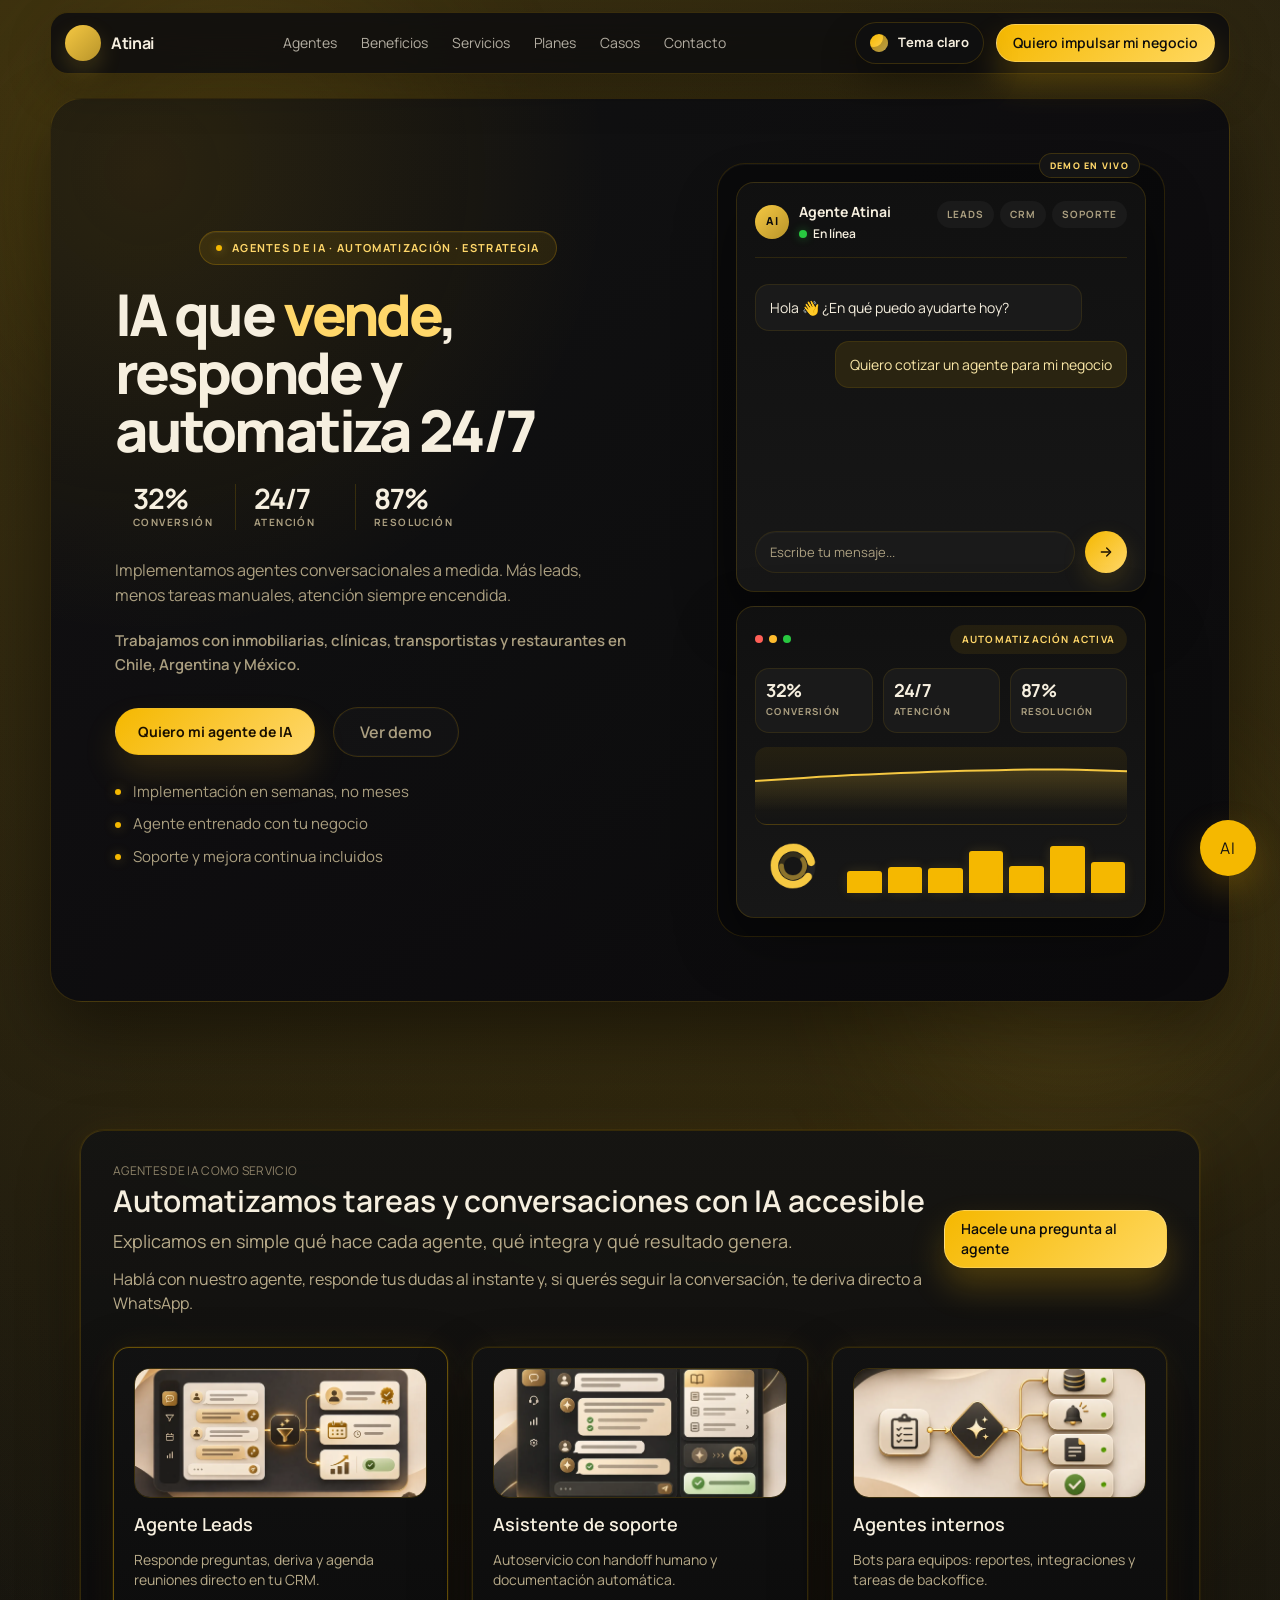
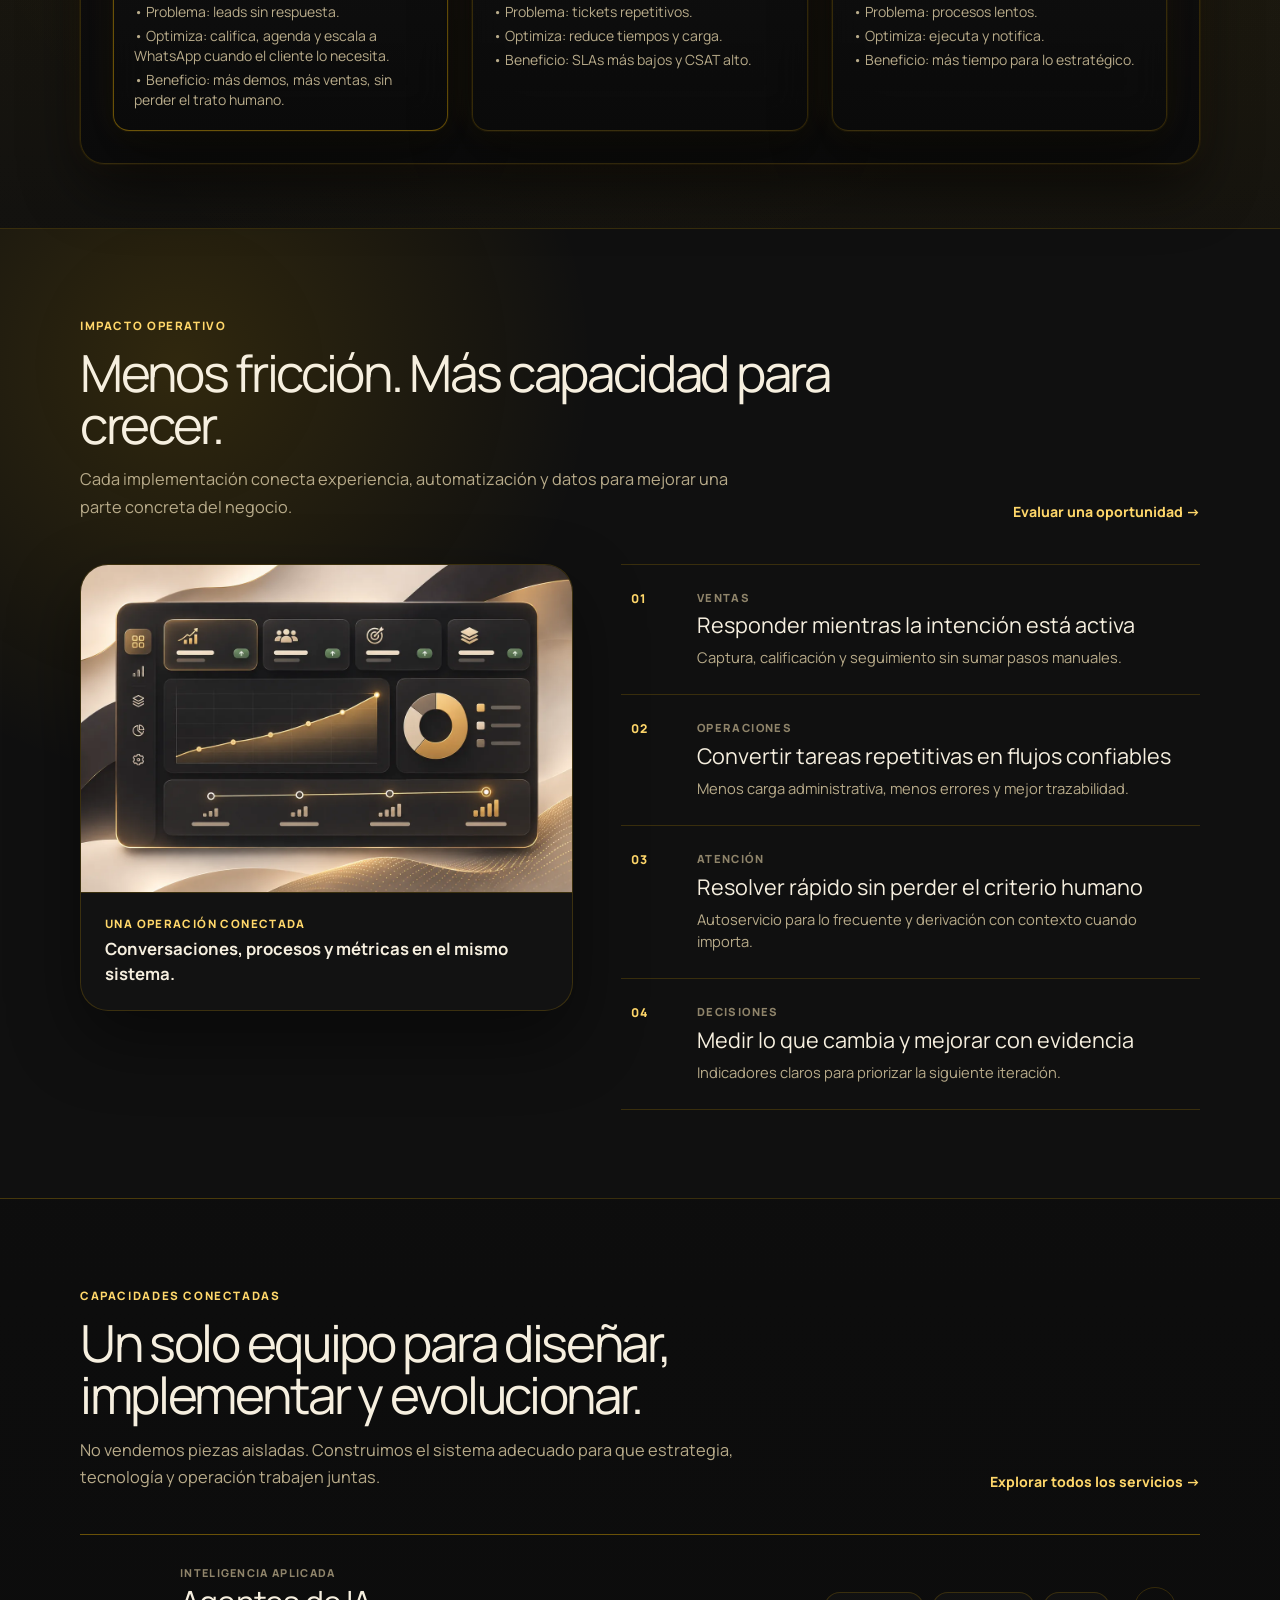
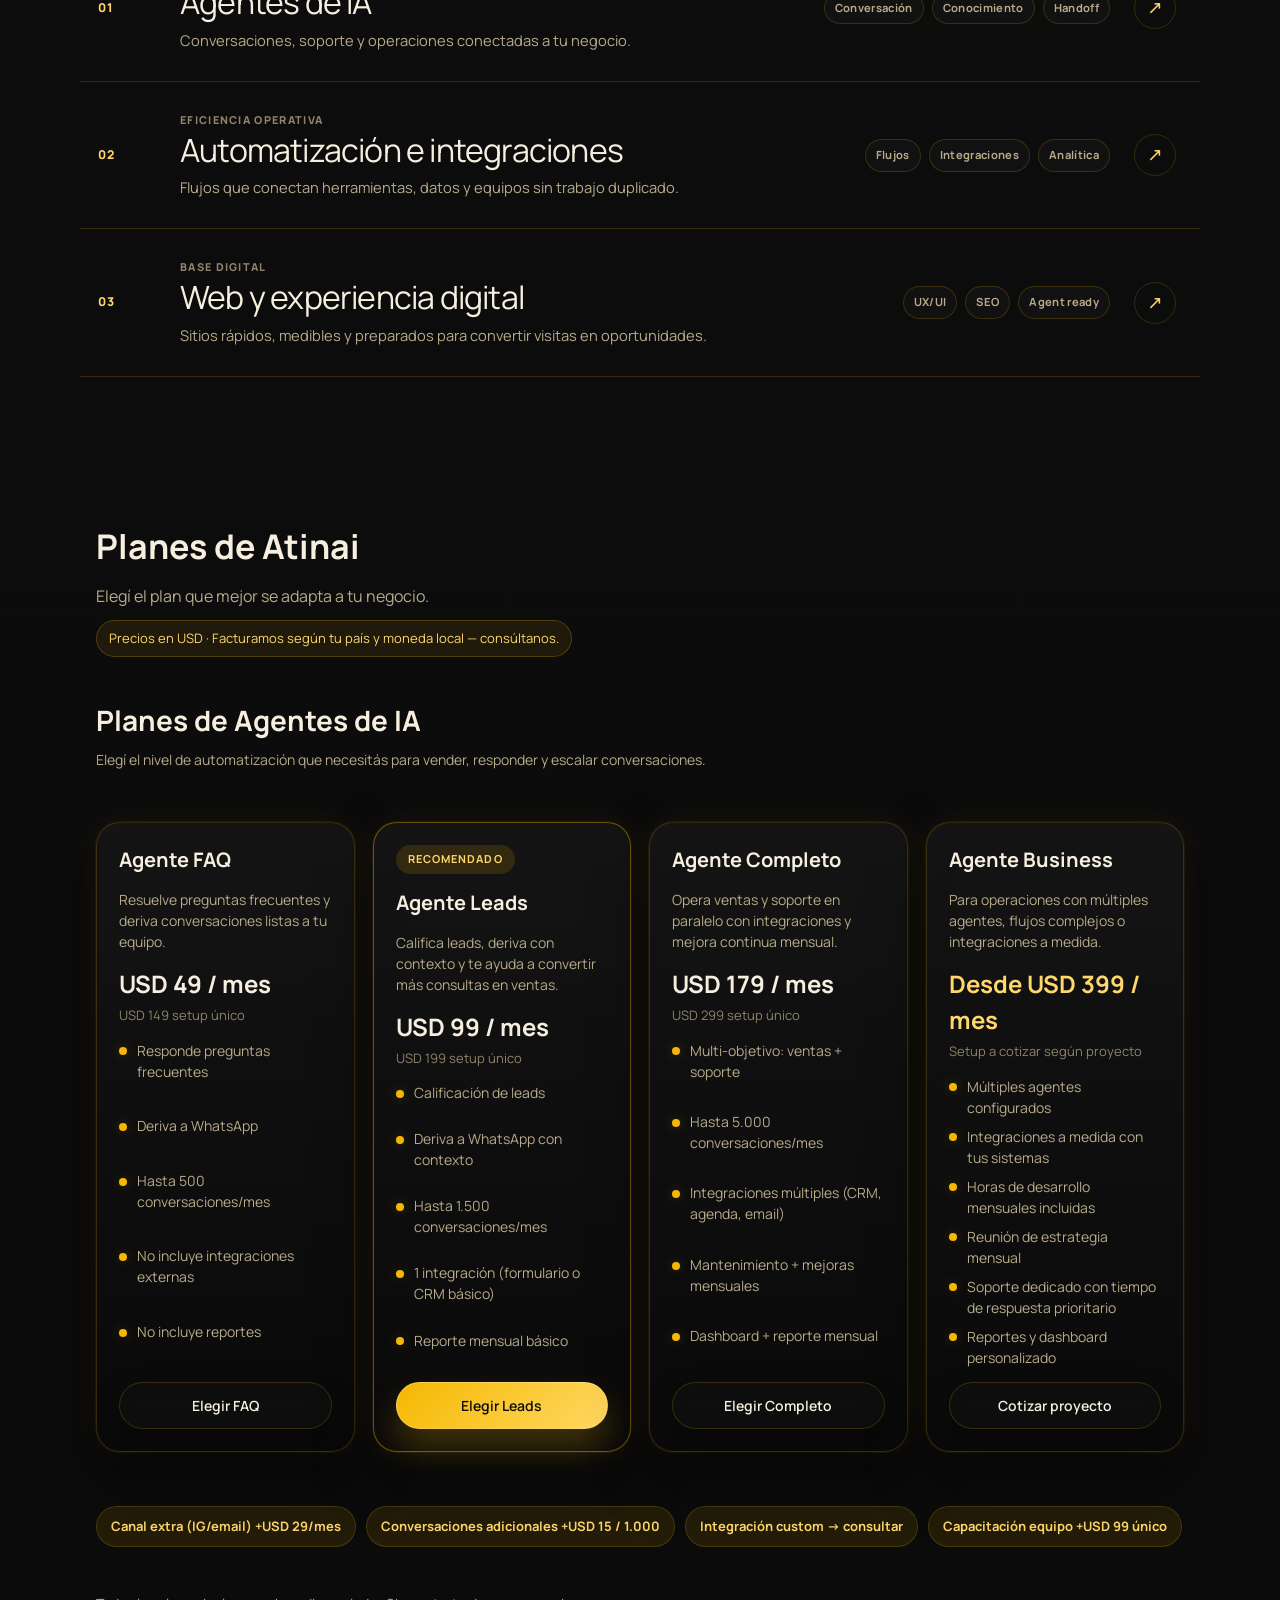
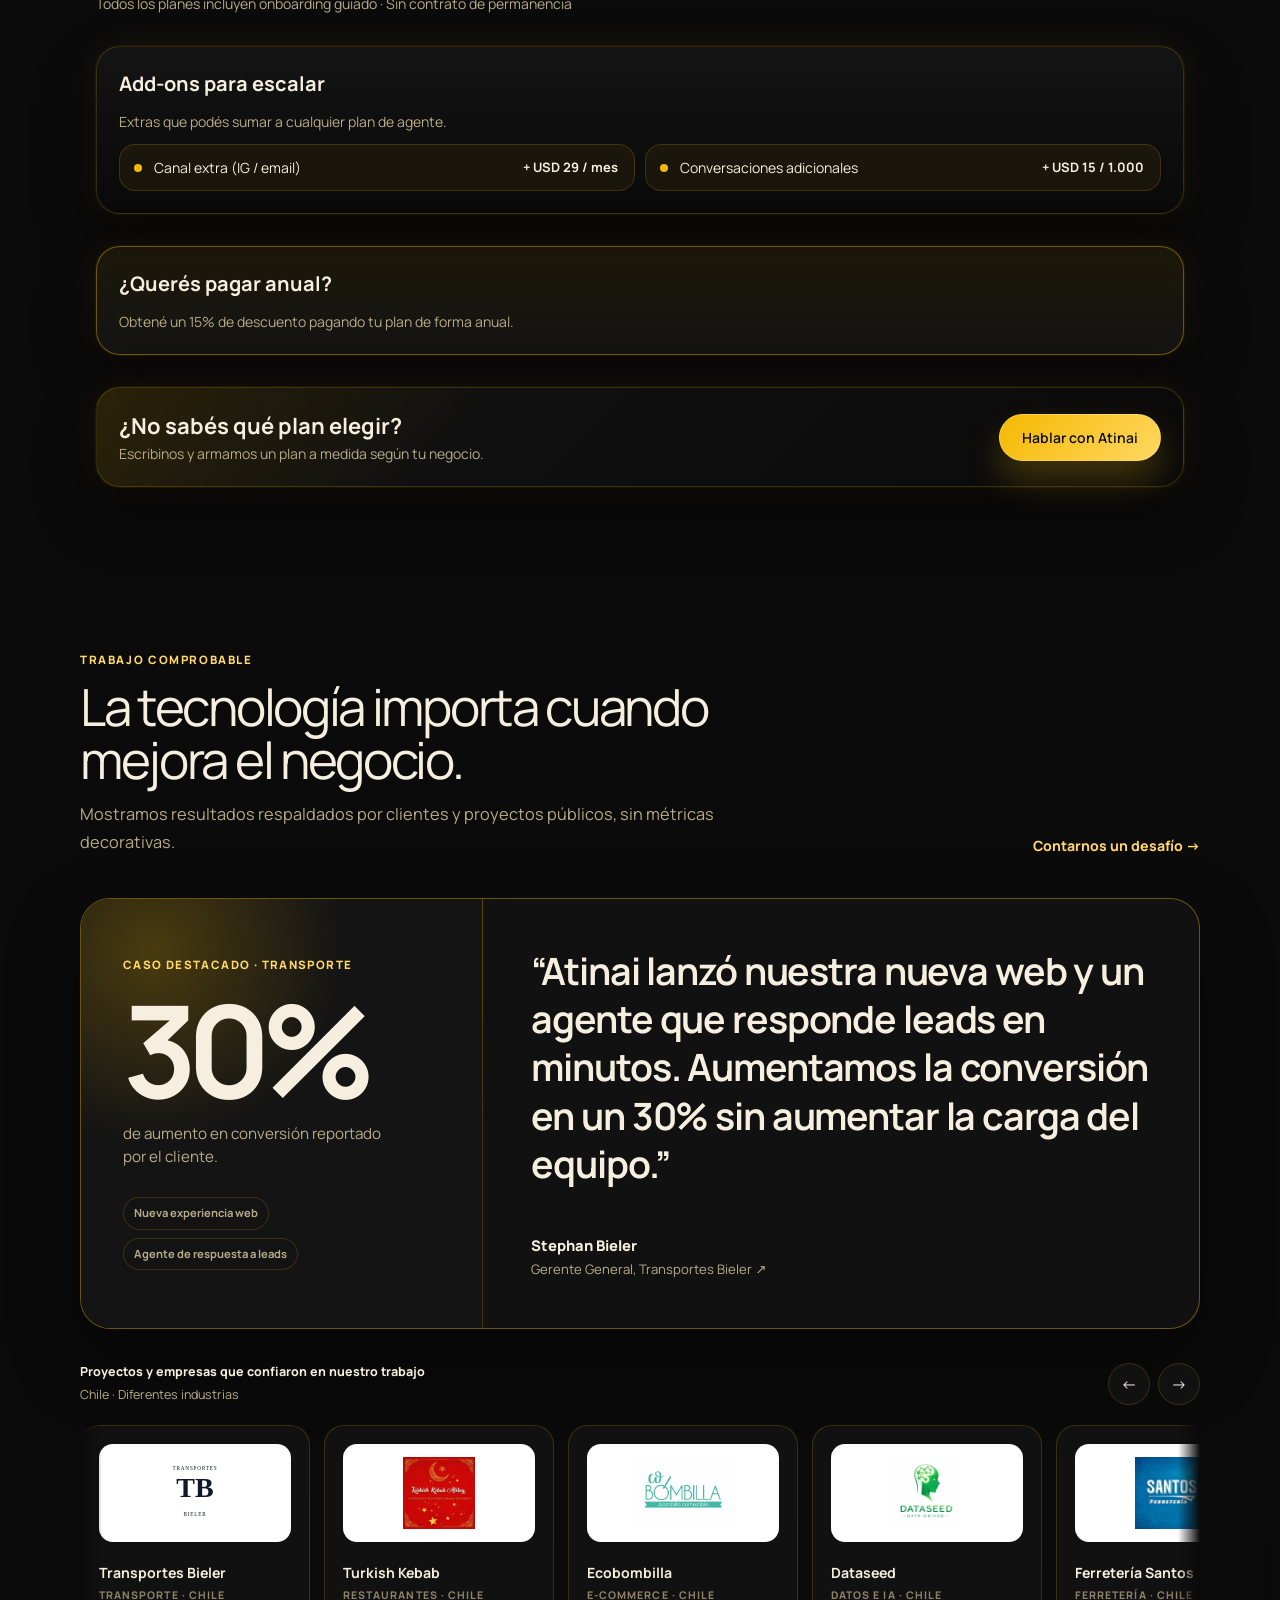
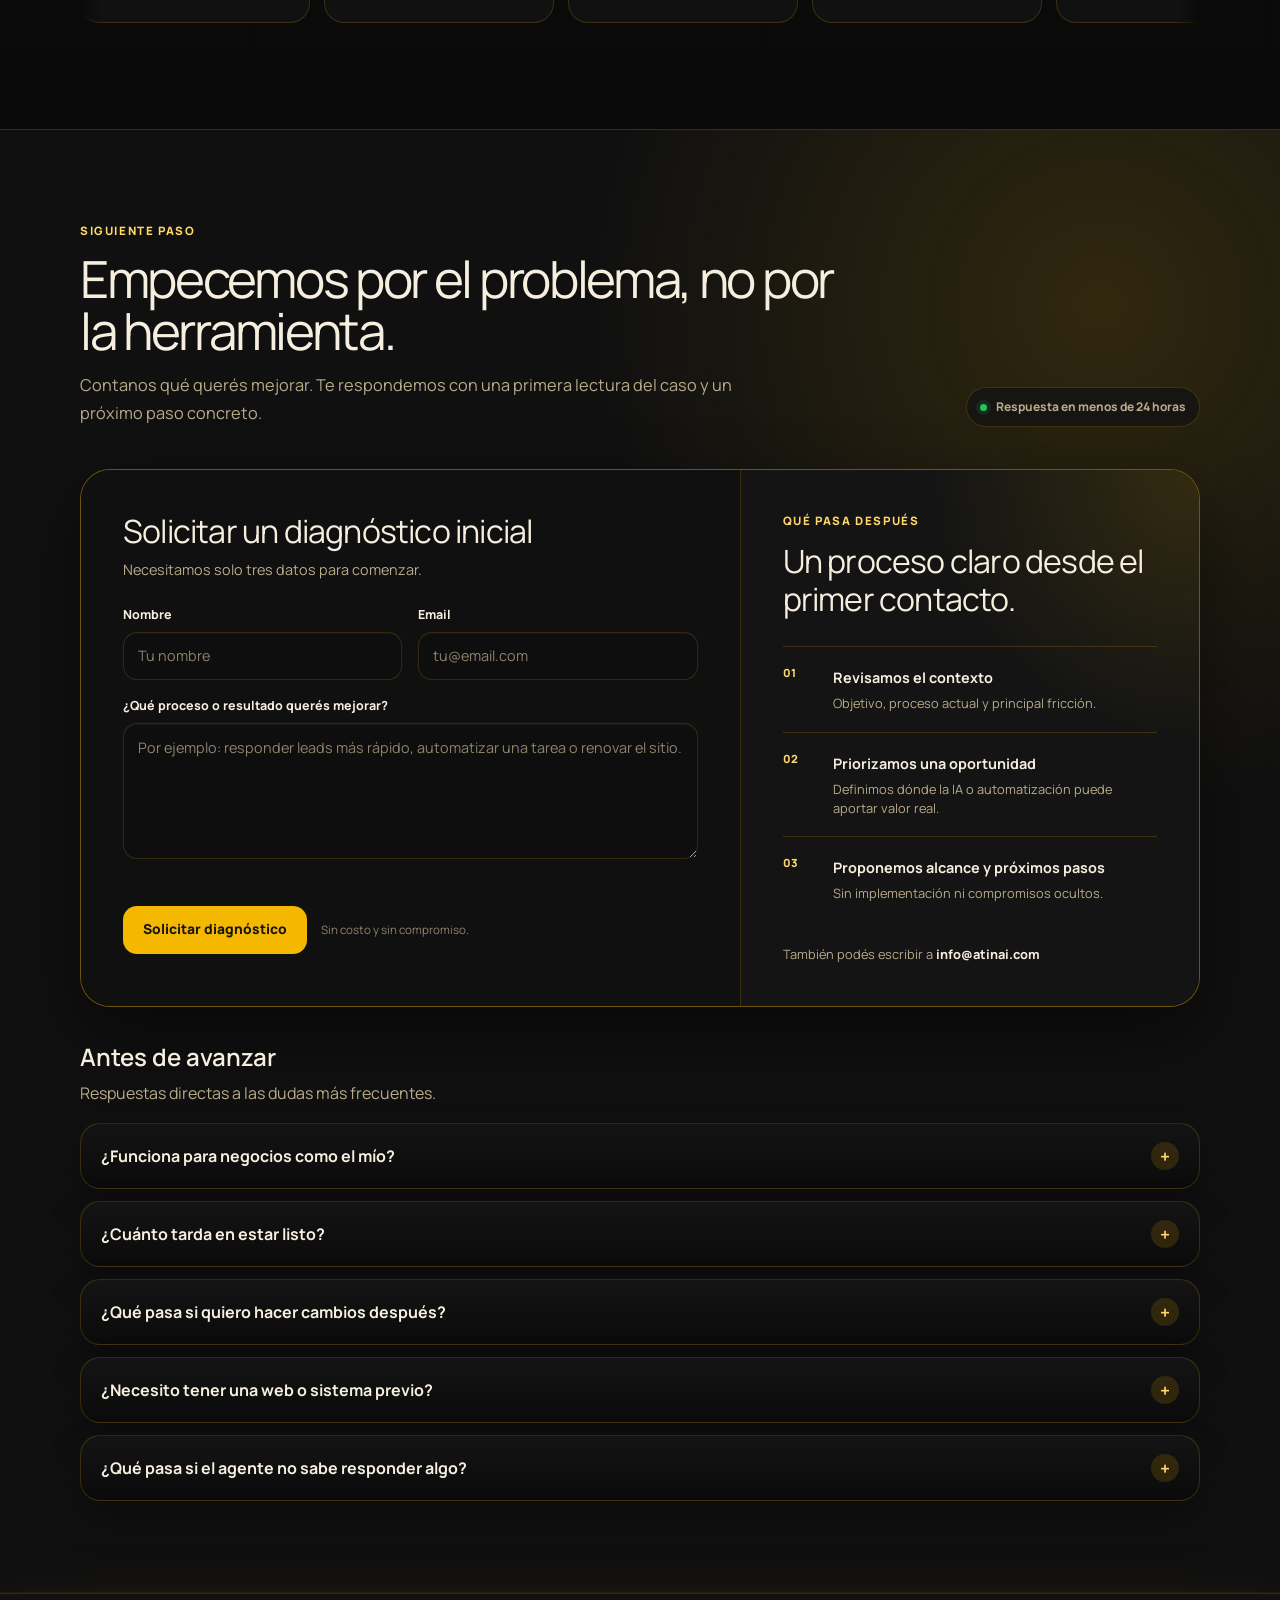
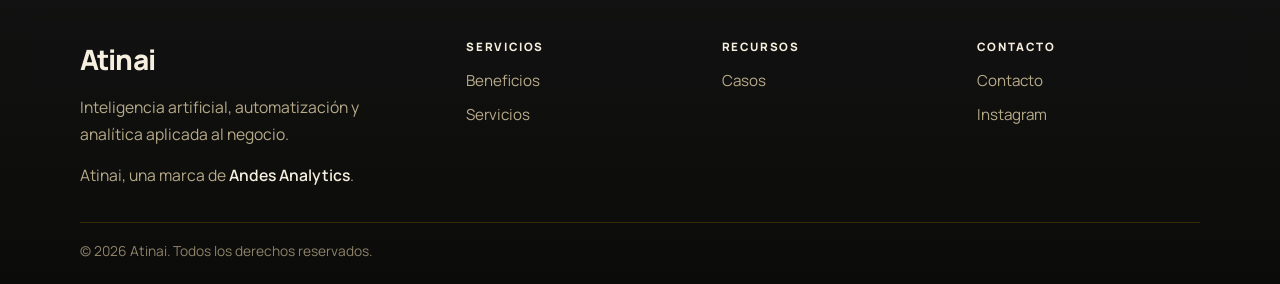
<file: index.html>
<!doctype html>
<html lang="es">
<head>
  <meta charset="utf-8" />
  <meta name="viewport" content="width=device-width, initial-scale=1" />
  <script>
    (function () {
      try {
        var savedTheme = localStorage.getItem('atinai-theme');
        var theme = savedTheme === 'light' || savedTheme === 'dark' ? savedTheme : 'dark';
        document.documentElement.setAttribute('data-theme', theme);
        document.documentElement.style.colorScheme = theme;
      } catch (_) {
        document.documentElement.setAttribute('data-theme', 'dark');
        document.documentElement.style.colorScheme = 'dark';
      }
    })();
  </script>
  <title>Atinai | Inteligencia Artificial y Automatización para Empresas</title>
  <meta name="description" content="Atinai implementa soluciones de inteligencia artificial, automatización, agentes de IA, Power BI y análisis de datos para empresas." />
  <meta name="robots" content="index, follow" />
  <link rel="canonical" href="https://www.atinai.com/" />
  <meta name="author" content="Atinai" />

  <!-- Schema.org structured data -->
  <script type="application/ld+json">
  {
    "@context": "https://schema.org",
    "@type": "Organization",
    "name": "Atinai",
    "url": "https://www.atinai.com",
    "description": "Agencia de automatización e implementación de agentes de IA para pymes en Chile, Argentina y México.",
    "email": "info@atinai.com",
    "contactPoint": {
      "@type": "ContactPoint",
      "contactType": "sales",
      "email": "info@atinai.com",
      "areaServed": ["CL", "AR", "MX"],
      "availableLanguage": ["es"]
    },
    "areaServed": ["Chile", "Argentina", "México"],
    "serviceType": ["Agentes de IA", "Automatización", "Diseño web", "Estrategia digital"],
    "sameAs": [
      "https://www.instagram.com/atinai.ai/"
    ]
  }
  </script>
  <script type="application/ld+json">
  {
    "@context": "https://schema.org",
    "@type": "WebSite",
    "name": "Atinai",
    "url": "https://www.atinai.com",
    "inLanguage": "es",
    "description": "Agencia de automatización e implementación de IA para pymes en LATAM."
  }
  </script>
  <script type="application/ld+json">
  {
    "@context": "https://schema.org",
    "@type": "Service",
    "serviceType": "Agentes de IA y automatización para pymes",
    "name": "Atinai",
    "provider": {
      "@type": "Organization",
      "name": "Atinai",
      "url": "https://www.atinai.com"
    },
    "areaServed": ["Chile", "Argentina", "México"],
    "availableLanguage": "es",
    "description": "Implementación de agentes conversacionales, automatización con n8n, captura de leads e integración con WhatsApp y CRM para pymes."
  }
  </script>
  <script type="application/ld+json">
  {
    "@context": "https://schema.org",
    "@type": "FAQPage",
    "mainEntity": [
      {
        "@type": "Question",
        "name": "¿Funciona para negocios como el mío?",
        "acceptedAnswer": {
          "@type": "Answer",
          "text": "Sí. Trabajamos con pymes de servicios, comercio y logística en toda la región."
        }
      },
      {
        "@type": "Question",
        "name": "¿Cuánto tarda en estar listo?",
        "acceptedAnswer": {
          "@type": "Answer",
          "text": "El primer agente puede estar operativo en 2 a 4 semanas, según el alcance y las integraciones necesarias."
        }
      },
      {
        "@type": "Question",
        "name": "¿Qué pasa si quiero hacer cambios después?",
        "acceptedAnswer": {
          "@type": "Answer",
          "text": "Todos los planes incluyen horas de ajuste mensual y soporte continuo para mejorar mensajes, flujos y automatizaciones."
        }
      },
      {
        "@type": "Question",
        "name": "¿Necesito tener una web o sistema previo?",
        "acceptedAnswer": {
          "@type": "Answer",
          "text": "No. Podemos comenzar desde cero o integrarnos a la web, CRM o herramientas que ya usas."
        }
      },
      {
        "@type": "Question",
        "name": "¿Qué pasa si el agente no sabe responder algo?",
        "acceptedAnswer": {
          "@type": "Answer",
          "text": "El agente escala automáticamente a una persona de tu equipo para que el cliente nunca quede sin respuesta."
        }
      }
    ]
  }
  </script>
  <meta property="og:title" content="Atinai | Inteligencia Artificial y Automatización para Empresas" />
  <meta property="og:description" content="Soluciones de IA, automatización, agentes de IA, Power BI y análisis de datos para empresas." />
  <meta property="og:type" content="website" />
  <meta property="og:url" content="https://www.atinai.com/" />
  <meta property="og:site_name" content="Atinai" />
  <meta property="og:locale" content="es_CL" />
  <meta property="og:image" content="https://www.atinai.com/assets/img/banner-principal-tech.png" />
  <meta name="twitter:card" content="summary_large_image" />
  <meta name="twitter:title" content="Atinai | Inteligencia Artificial y Automatización para Empresas" />
  <meta name="twitter:description" content="Atinai implementa soluciones de inteligencia artificial, automatización, agentes de IA, Power BI y análisis de datos para empresas." />
  <meta name="twitter:image" content="https://www.atinai.com/assets/img/banner-principal-tech.png" />

  <link rel="preconnect" href="https://fonts.googleapis.com">
  <link rel="preconnect" href="https://fonts.gstatic.com" crossorigin>
  <link href="https://fonts.googleapis.com/css2?family=Manrope:wght@400;500;600;700;800&display=swap" rel="stylesheet">
  <link rel="stylesheet" href="assets/css/tailwind.min.css" />
  <link rel="stylesheet" href="styles.css" />
  <link rel="icon" href="/assets/img/favicon.svg" type="image/svg+xml" />

  <!-- Overrides del theme del widget (scope en #n8n-chat) -->
  <link rel="stylesheet" href="assets/css/home-chat.css" />
  <link rel="stylesheet" href="theme.css" />
</head>

<body class="bg-vanilla-50 text-ink">
  <!-- NAV -->
  <header class="site-header sticky top-0 z-40 backdrop-blur bg-vanilla-50/80 border-b border-crema-100">
    <div class="site-header-inner max-w-6xl mx-auto px-4 py-3 flex items-center justify-between">
      <a href="/" class="site-brand font-semibold tracking-tight" aria-label="Inicio Atinai">
        <span class="site-brand-mark" aria-hidden="true"></span>
        <span class="site-brand-text">Atinai</span>
      </a>
      <nav class="site-header-nav hidden md:flex items-center gap-6 text-sm" aria-label="Principal">
        <a href="/agentes" class="nav-link">Agentes</a>
        <a href="/#beneficios" class="nav-link">Beneficios</a>
        <a href="/servicios" class="nav-link">Servicios</a>
        <a href="/#precios" class="nav-link">Planes</a>
        <a href="/#casos" class="nav-link">Casos</a>
        <a href="/#contacto" class="nav-link">Contacto</a>
      </nav>
      <div class="site-header-actions flex items-center gap-3">
        <button class="theme-toggle theme-toggle-inline" type="button" data-theme-toggle aria-label="Cambiar a tema claro">
          <span class="theme-toggle-mark" aria-hidden="true"></span>
          <span class="theme-toggle-label" data-theme-label>Tema claro</span>
        </button>
        <a href="/#contacto" class="site-header-cta hidden md:inline-flex px-4 py-2 rounded-xl2 bg-ink text-vanilla-50 text-sm font-semibold hover:opacity-90 shadow-soft">Quiero impulsar mi negocio</a>
        <button class="site-header-menu-toggle mobile-menu-toggle md:hidden" type="button" aria-controls="mobile-menu" aria-expanded="false" aria-label="Abrir menú">
          <span></span>
          <span></span>
          <span></span>
        </button>
      </div>
    </div>
    <div class="mobile-menu md:hidden" id="mobile-menu">
      <nav class="mobile-menu-links" aria-label="Principal">
        <a href="/agentes" class="nav-link">Agentes</a>
        <a href="/#beneficios" class="nav-link">Beneficios</a>
        <a href="/servicios" class="nav-link">Servicios</a>
        <a href="/#precios" class="nav-link">Planes</a>
        <a href="/#casos" class="nav-link">Casos</a>
        <a href="/#contacto" class="nav-link">Contacto</a>
      </nav>
      <a href="/#contacto" class="btn btn-primary mobile-menu-cta">Quiero impulsar mi negocio</a>
    </div>
  </header>

  <main>


    <!-- HERO / HOME -->
    <section id="home" class="hero">
      <div class="hero-container">
      <div class="hero-left">
        <span class="hero-tag"><span class="hero-tag-dot"></span>AGENTES DE IA · AUTOMATIZACIÓN · ESTRATEGIA</span>
        <h1 class="hero-title">
          IA que <span class="hero-title-highlight">vende</span>,<br />
          responde y<br />
          automatiza 24/7
        </h1>
        <div class="hero-inline-metrics" aria-label="Métricas destacadas">
          <div class="hero-inline-metrics-item">
            <strong>32%</strong>
            <span>Conversión</span>
          </div>
          <div class="hero-inline-metrics-item">
            <strong>24/7</strong>
            <span>Atención</span>
          </div>
          <div class="hero-inline-metrics-item">
            <strong>87%</strong>
            <span>Resolución</span>
          </div>
        </div>
        <p class="hero-subtitle">
          Implementamos agentes conversacionales a medida. Más leads, menos tareas manuales, atención siempre encendida.
        </p>
        <p class="hero-claim">Trabajamos con inmobiliarias, clínicas, transportistas y restaurantes en Chile, Argentina y México.</p>
        <div class="hero-actions">
          <a class="btn btn-primary" href="#contacto">Quiero mi agente de IA</a>
          <a class="hero-demo-link" href="#casos">Ver demo</a>
        </div>
        <ul class="hero-bullets">
          <li>Implementación en semanas, no meses</li>
          <li>Agente entrenado con tu negocio</li>
          <li>Soporte y mejora continua incluidos</li>
        </ul>
      </div>

      <div class="hero-right">
        <div class="hero-panel chat-panel hero-panel-chat" aria-label="Chat animado del agente de Atinai">
          <div class="hero-chat-header">
            <div class="hero-chat-meta">
              <span class="hero-chat-avatar">AI</span>
              <div class="hero-chat-title">
                <strong>Agente Atinai</strong>
                <span class="hero-chat-status-label"><span class="hero-chat-status" aria-hidden="true"></span>En línea</span>
              </div>
            </div>
            <div class="hero-chat-tags">
              <span>LEADS</span>
              <span>CRM</span>
              <span>SOPORTE</span>
            </div>
          </div>
          <div class="hero-chat-stream">
            <div class="hero-msg hero-msg-bot" id="heroMsg1">Hola 👋 ¿En qué puedo ayudarte hoy?</div>
            <div class="hero-msg hero-msg-user" id="heroMsg2">Quiero cotizar un agente para mi negocio</div>
            <div class="hero-typing" id="heroTyping" aria-hidden="true">
              <span></span>
              <span></span>
              <span></span>
            </div>
            <div class="hero-msg hero-msg-bot" id="heroMsg3">¡Perfecto! Te preparo una propuesta personalizada en segundos.</div>
          </div>
          <div class="hero-chat-input">
            <input type="text" value="Escribe tu mensaje..." readonly aria-label="Entrada simulada del chat" />
            <button type="button" aria-label="Enviar mensaje">
              <svg viewBox="0 0 24 24" fill="none" stroke="currentColor" stroke-width="2" stroke-linecap="round" stroke-linejoin="round" aria-hidden="true">
                <path d="M5 12h12"></path>
                <path d="m13 6 6 6-6 6"></path>
              </svg>
            </button>
          </div>
        </div>

        <div class="hero-panel panel hero-panel-dashboard" aria-label="Dashboard animado de automatización">
          <div class="hero-panel-top">
            <div class="hero-window-dots" aria-hidden="true">
              <span></span>
              <span></span>
              <span></span>
            </div>
            <span class="hero-dashboard-badge">AUTOMATIZACIÓN ACTIVA</span>
          </div>
          <div class="hero-metrics">
            <div class="hero-metric-card">
              <strong data-hero-metric="conversion">32%</strong>
              <span>Conversión</span>
            </div>
            <div class="hero-metric-card">
              <strong data-hero-metric="attention">24/7</strong>
              <span>Atención</span>
            </div>
            <div class="hero-metric-card">
              <strong data-hero-metric="resolution">87%</strong>
              <span>Resolución</span>
            </div>
          </div>
          <div class="hero-chart-wrap">
            <canvas id="lineChart" width="408" height="90" aria-hidden="true"></canvas>
          </div>
          <div class="hero-dashboard-bottom">
            <div class="hero-donut-wrap">
              <canvas id="donutChart" width="70" height="70" aria-hidden="true"></canvas>
            </div>
            <div class="hero-bars" id="heroBars" aria-hidden="true">
              <span class="hero-bar"></span>
              <span class="hero-bar"></span>
              <span class="hero-bar"></span>
              <span class="hero-bar"></span>
              <span class="hero-bar"></span>
              <span class="hero-bar"></span>
              <span class="hero-bar"></span>
            </div>
          </div>
        </div>
      </div>
      </div>
    </section>

    <!-- AGENTES DE IA -->
    <section id="ia" class="max-w-6xl mx-auto px-4 py-14 md:py-16">
      <div class="rounded-3xl border border-crema-100 bg-white/80 shadow-soft p-6 md:p-8">
        <div class="flex flex-col md:flex-row md:items-center md:justify-between gap-4">
          <div>
            <p class="text-xs uppercase text-stone-500 tracking-wide">Agentes de IA como servicio</p>
            <h2 class="text-2xl md:text-3xl font-semibold mt-1">Automatizamos tareas y conversaciones con IA accesible</h2>
            <p class="mt-2 text-stone-700 md:text-lg">Explicamos en simple qué hace cada agente, qué integra y qué resultado genera.</p>
            <p class="mt-3 text-sm md:text-base text-stone-700">Hablá con nuestro agente, responde tus dudas al instante y, si querés seguir la conversación, te deriva directo a WhatsApp.</p>
          </div>
          <a href="#contacto" class="inline-flex items-center gap-2 px-4 py-2 rounded-xl2 bg-ink text-vanilla-50 text-sm font-semibold hover:opacity-90 shadow-soft" data-open-chat>Hacele una pregunta al agente</a>
        </div>
        <div class="mt-8 grid md:grid-cols-3 gap-6">
          <article class="p-5 rounded-2xl border border-ink bg-vanilla-50/80 space-y-3 shadow-soft">
            <div class="overflow-hidden rounded-2xl border border-crema-100">
              <img src="assets/img/visual-ai-leads.webp" alt="Flujo visual de un agente que califica leads y coordina reuniones" width="1200" height="800" loading="lazy" decoding="async" class="w-full h-32 object-cover">
            </div>
            <h3 class="font-semibold text-lg">Agente Leads</h3>
            <p class="mt-2 text-sm text-stone-700">Responde preguntas, deriva y agenda reuniones directo en tu CRM.</p>
            <ul class="mt-3 space-y-1 text-sm text-stone-700">
              <li>• Problema: leads sin respuesta.</li>
              <li>• Optimiza: califica, agenda y escala a WhatsApp cuando el cliente lo necesita.</li>
              <li>• Beneficio: más demos, más ventas, sin perder el trato humano.</li>
            </ul>
          </article>
          <article class="p-5 rounded-2xl border border-crema-100 bg-vanilla-50/80 space-y-3">
            <div class="overflow-hidden rounded-2xl border border-crema-100">
              <img src="assets/img/visual-ai-support.webp" alt="Interfaz de soporte con respuestas asistidas y derivación a una persona" width="1200" height="800" loading="lazy" decoding="async" class="w-full h-32 object-cover">
            </div>
            <h3 class="font-semibold text-lg">Asistente de soporte</h3>
            <p class="mt-2 text-sm text-stone-700">Autoservicio con handoff humano y documentación automática.</p>
            <ul class="mt-3 space-y-1 text-sm text-stone-700">
              <li>• Problema: tickets repetitivos.</li>
              <li>• Optimiza: reduce tiempos y carga.</li>
              <li>• Beneficio: SLAs más bajos y CSAT alto.</li>
            </ul>
          </article>
          <article class="p-5 rounded-2xl border border-crema-100 bg-vanilla-50/80 space-y-3">
            <div class="overflow-hidden rounded-2xl border border-crema-100">
              <img src="assets/img/visual-ai-operations.webp" alt="Flujo automatizado que conecta tareas, datos, documentos y notificaciones" width="1200" height="800" loading="lazy" decoding="async" class="w-full h-32 object-cover">
            </div>
            <h3 class="font-semibold text-lg">Agentes internos</h3>
            <p class="mt-2 text-sm text-stone-700">Bots para equipos: reportes, integraciones y tareas de backoffice.</p>
            <ul class="mt-3 space-y-1 text-sm text-stone-700">
              <li>• Problema: procesos lentos.</li>
              <li>• Optimiza: ejecuta y notifica.</li>
              <li>• Beneficio: más tiempo para lo estratégico.</li>
            </ul>
          </article>
        </div>
      </div>
    </section>

    <!-- BENEFICIOS -->
    <section id="beneficios" class="outcomes-section">
      <div class="outcomes-shell max-w-6xl mx-auto px-4">
        <header class="outcomes-header">
          <div>
            <p class="section-eyebrow">Impacto operativo</p>
            <h2>Menos fricción. Más capacidad para crecer.</h2>
            <p>Cada implementación conecta experiencia, automatización y datos para mejorar una parte concreta del negocio.</p>
          </div>
          <a href="#contacto" class="section-text-link">Evaluar una oportunidad →</a>
        </header>

        <div class="outcomes-layout">
          <figure class="outcomes-visual">
            <img src="assets/img/visual-analytics.webp" alt="Panel visual de conversión, rendimiento y crecimiento" width="1200" height="800" loading="lazy" decoding="async">
            <figcaption>
              <span>Una operación conectada</span>
              <strong>Conversaciones, procesos y métricas en el mismo sistema.</strong>
            </figcaption>
          </figure>

          <div class="outcomes-list">
            <article class="outcome-row">
              <span class="outcome-index">01</span>
              <div>
                <p class="outcome-label">Ventas</p>
                <h3>Responder mientras la intención está activa</h3>
                <p>Captura, calificación y seguimiento sin sumar pasos manuales.</p>
              </div>
            </article>
            <article class="outcome-row">
              <span class="outcome-index">02</span>
              <div>
                <p class="outcome-label">Operaciones</p>
                <h3>Convertir tareas repetitivas en flujos confiables</h3>
                <p>Menos carga administrativa, menos errores y mejor trazabilidad.</p>
              </div>
            </article>
            <article class="outcome-row">
              <span class="outcome-index">03</span>
              <div>
                <p class="outcome-label">Atención</p>
                <h3>Resolver rápido sin perder el criterio humano</h3>
                <p>Autoservicio para lo frecuente y derivación con contexto cuando importa.</p>
              </div>
            </article>
            <article class="outcome-row">
              <span class="outcome-index">04</span>
              <div>
                <p class="outcome-label">Decisiones</p>
                <h3>Medir lo que cambia y mejorar con evidencia</h3>
                <p>Indicadores claros para priorizar la siguiente iteración.</p>
              </div>
            </article>
          </div>
        </div>
      </div>
    </section>

    <!-- SERVICIOS -->
    <section id="servicios" class="service-index-section max-w-6xl mx-auto px-4">
      <div class="service-index-header">
        <div>
          <p class="section-eyebrow">Capacidades conectadas</p>
          <h2>Un solo equipo para diseñar, implementar y evolucionar.</h2>
          <p>No vendemos piezas aisladas. Construimos el sistema adecuado para que estrategia, tecnología y operación trabajen juntas.</p>
        </div>
        <a href="/servicios" class="section-text-link">Explorar todos los servicios →</a>
      </div>
      <div class="service-index">
        <a class="service-index-row" href="/agentes">
          <span class="service-index-number">01</span>
          <div class="service-index-copy">
            <p>Inteligencia aplicada</p>
            <h3>Agentes de IA</h3>
            <span>Conversaciones, soporte y operaciones conectadas a tu negocio.</span>
          </div>
          <ul class="service-index-tags" aria-label="Incluye agentes conversacionales, conocimiento y derivación humana">
            <li>Conversación</li>
            <li>Conocimiento</li>
            <li>Handoff</li>
          </ul>
          <span class="service-index-arrow" aria-hidden="true">↗</span>
        </a>
        <a class="service-index-row" href="/servicios">
          <span class="service-index-number">02</span>
          <div class="service-index-copy">
            <p>Eficiencia operativa</p>
            <h3>Automatización e integraciones</h3>
            <span>Flujos que conectan herramientas, datos y equipos sin trabajo duplicado.</span>
          </div>
          <ul class="service-index-tags" aria-label="Incluye flujos, integraciones y analítica">
            <li>Flujos</li>
            <li>Integraciones</li>
            <li>Analítica</li>
          </ul>
          <span class="service-index-arrow" aria-hidden="true">↗</span>
        </a>
        <a class="service-index-row" href="/servicios">
          <span class="service-index-number">03</span>
          <div class="service-index-copy">
            <p>Base digital</p>
            <h3>Web y experiencia digital</h3>
            <span>Sitios rápidos, medibles y preparados para convertir visitas en oportunidades.</span>
          </div>
          <ul class="service-index-tags" aria-label="Incluye experiencia de usuario, posicionamiento y preparación para agentes">
            <li>UX/UI</li>
            <li>SEO</li>
            <li>Agent ready</li>
          </ul>
          <span class="service-index-arrow" aria-hidden="true">↗</span>
        </a>
      </div>
    </section>

    <!-- PRECIOS -->
    <section id="precios" class="pricing-section">
      <div class="pricing-container">
        <div class="pricing-header">
          <h2 class="pricing-title">Planes de Atinai</h2>
          <p class="pricing-subtitle">Elegí el plan que mejor se adapta a tu negocio.</p>
          <p class="pricing-note">Precios en USD · Facturamos según tu país y moneda local — consúltanos.</p>
        </div>

        <div id="planes-agentes" class="pricing-subsection">
          <h3 class="pricing-section-title">Planes de Agentes de IA</h3>
          <p class="pricing-block-text">Elegí el nivel de automatización que necesitás para vender, responder y escalar conversaciones.</p>
        </div>

        <div class="pricing-grid">
          <article class="pricing-card">
            <h3 class="pricing-name">Agente FAQ</h3>
            <p class="pricing-desc">Resuelve preguntas frecuentes y deriva conversaciones listas a tu equipo.</p>
            <div class="pricing-price">
              <span class="pricing-price-usd">USD 49 / mes</span>
              <span class="pricing-price-note">USD 149 setup único</span>
            </div>
            <ul class="pricing-features">
              <li>Responde preguntas frecuentes</li>
              <li>Deriva a WhatsApp</li>
              <li>Hasta 500 conversaciones/mes</li>
              <li>No incluye integraciones externas</li>
              <li>No incluye reportes</li>
            </ul>
            <a class="btn btn-secondary" href="#contacto">Elegir FAQ</a>
          </article>

          <article class="pricing-card pricing-card-agent-featured">
            <span class="pricing-badge">Recomendado</span>
            <h3 class="pricing-name">Agente Leads</h3>
            <p class="pricing-desc">Califica leads, deriva con contexto y te ayuda a convertir más consultas en ventas.</p>
            <div class="pricing-price">
              <span class="pricing-price-usd">USD 99 / mes</span>
              <span class="pricing-price-note">USD 199 setup único</span>
            </div>
            <ul class="pricing-features">
              <li>Calificación de leads</li>
              <li>Deriva a WhatsApp con contexto</li>
              <li>Hasta 1.500 conversaciones/mes</li>
              <li>1 integración (formulario o CRM básico)</li>
              <li>Reporte mensual básico</li>
            </ul>
            <a class="btn btn-primary" href="#contacto">Elegir Leads</a>
          </article>

          <article class="pricing-card">
            <h3 class="pricing-name">Agente Completo</h3>
            <p class="pricing-desc">Opera ventas y soporte en paralelo con integraciones y mejora continua mensual.</p>
            <div class="pricing-price">
              <span class="pricing-price-usd">USD 179 / mes</span>
              <span class="pricing-price-note">USD 299 setup único</span>
            </div>
            <ul class="pricing-features">
              <li>Multi-objetivo: ventas + soporte</li>
              <li>Hasta 5.000 conversaciones/mes</li>
              <li>Integraciones múltiples (CRM, agenda, email)</li>
              <li>Mantenimiento + mejoras mensuales</li>
              <li>Dashboard + reporte mensual</li>
            </ul>
            <a class="btn btn-secondary" href="#contacto">Elegir Completo</a>
          </article>

          <article class="pricing-card">
            <h3 class="pricing-name">Agente Business</h3>
            <p class="pricing-desc">Para operaciones con múltiples agentes, flujos complejos o integraciones a medida.</p>
            <div class="pricing-price">
              <span class="pricing-price-usd pricing-price-usd-premium">Desde USD 399 / mes</span>
              <span class="pricing-price-note">Setup a cotizar según proyecto</span>
            </div>
            <ul class="pricing-features">
              <li>Múltiples agentes configurados</li>
              <li>Integraciones a medida con tus sistemas</li>
              <li>Horas de desarrollo mensuales incluidas</li>
              <li>Reunión de estrategia mensual</li>
              <li>Soporte dedicado con tiempo de respuesta prioritario</li>
              <li>Reportes y dashboard personalizado</li>
            </ul>
            <a class="btn btn-secondary" href="#contacto">Cotizar proyecto</a>
          </article>
        </div>

        <div class="pricing-chip-list" aria-label="Add-ons para agentes">
          <span class="pricing-chip">Canal extra (IG/email) +USD 29/mes</span>
          <span class="pricing-chip">Conversaciones adicionales +USD 15 / 1.000</span>
          <span class="pricing-chip">Integración custom → consultar</span>
          <span class="pricing-chip">Capacitación equipo +USD 99 único</span>
        </div>

        <p class="pricing-inline-note">Todos los planes incluyen onboarding guiado · Sin contrato de permanencia</p>

        <div class="pricing-block pricing-addons">
          <h3 class="pricing-block-title">Add-ons para escalar</h3>
          <p class="pricing-block-text">Extras que podés sumar a cualquier plan de agente.</p>
          <ul class="pricing-addon-list">
            <li><span>Canal extra (IG / email)</span><strong>+ USD 29 / mes</strong></li>
            <li><span>Conversaciones adicionales</span><strong>+ USD 15 / 1.000</strong></li>
          </ul>
        </div>

        <div class="pricing-block pricing-annual">
          <h3 class="pricing-block-title">¿Querés pagar anual?</h3>
          <p class="pricing-block-text">Obtené un 15% de descuento pagando tu plan de forma anual.</p>
        </div>

        <div class="pricing-cta">
          <div>
            <h3 class="pricing-cta-title">¿No sabés qué plan elegir?</h3>
            <p class="pricing-block-text">Escribinos y armamos un plan a medida según tu negocio.</p>
          </div>
          <a class="btn btn-primary" href="#contacto">Hablar con Atinai</a>
        </div>
      </div>
    </section>

    <!-- CASOS / CONFIANZA -->
    <section id="casos" class="trust-section max-w-6xl mx-auto px-4">
      <header class="trust-header">
        <div>
          <p class="section-eyebrow">Trabajo comprobable</p>
          <h2>La tecnología importa cuando mejora el negocio.</h2>
          <p>Mostramos resultados respaldados por clientes y proyectos públicos, sin métricas decorativas.</p>
        </div>
        <a href="#contacto" class="section-text-link">Contarnos un desafío →</a>
      </header>

      <article class="featured-case">
        <div class="featured-case-result">
          <p class="featured-case-kicker">Caso destacado · Transporte</p>
          <strong>30%</strong>
          <span>de aumento en conversión reportado por el cliente.</span>
          <ul aria-label="Trabajo realizado">
            <li>Nueva experiencia web</li>
            <li>Agente de respuesta a leads</li>
          </ul>
        </div>
        <blockquote class="featured-case-quote">
          <p>“Atinai lanzó nuestra nueva web y un agente que responde leads en minutos. Aumentamos la conversión en un 30% sin aumentar la carga del equipo.”</p>
          <footer>
            <span>Stephan Bieler</span>
            <a href="https://tbieler.cl/" target="_blank" rel="noopener noreferrer">Gerente General, Transportes Bieler ↗</a>
          </footer>
        </blockquote>
      </article>

      <div class="client-proof">
        <div class="client-proof-heading">
          <div>
            <p>Proyectos y empresas que confiaron en nuestro trabajo</p>
            <span>Chile · Diferentes industrias</span>
          </div>
          <div class="client-carousel-controls" aria-label="Controles del carrusel de clientes">
            <button type="button" data-client-carousel-prev aria-label="Ver clientes anteriores">←</button>
            <button type="button" data-client-carousel-next aria-label="Ver más clientes">→</button>
          </div>
        </div>
        <div class="client-carousel" data-client-carousel tabindex="0" role="region" aria-label="Clientes de Atinai">
          <div class="client-carousel-track">
          <a class="client-proof-item" href="https://tbieler.cl/" target="_blank" rel="noopener noreferrer">
            <span class="client-logo-frame"><img src="assets/img/logo-transportes-bieler.svg" alt="Transportes Bieler" width="88" height="88" loading="lazy" decoding="async"></span>
            <strong>Transportes Bieler</strong>
            <span>Transporte · Chile</span>
          </a>
          <a class="client-proof-item" href="https://www.turkishkebab.cl/" target="_blank" rel="noopener noreferrer">
            <span class="client-logo-frame"><img src="assets/img/logo-turkish-optimized.webp" alt="Turkish Kebab" width="320" height="320" loading="lazy" decoding="async"></span>
            <strong>Turkish Kebab</strong>
            <span>Restaurantes · Chile</span>
          </a>
          <a class="client-proof-item" href="https://ecobombilla.cl/" target="_blank" rel="noopener noreferrer">
            <span class="client-logo-frame"><img src="assets/img/ecobombilla-logo-optimized.webp" alt="Ecobombilla" width="320" height="213" loading="lazy" decoding="async"></span>
            <strong>Ecobombilla</strong>
            <span>E-commerce · Chile</span>
          </a>
          <a class="client-proof-item" href="https://dataseed.cl/" target="_blank" rel="noopener noreferrer">
            <span class="client-logo-frame"><img src="assets/img/logo-dataseed-optimized.webp" alt="Dataseed" width="320" height="320" loading="lazy" decoding="async"></span>
            <strong>Dataseed</strong>
            <span>Datos e IA · Chile</span>
          </a>
          <a class="client-proof-item" href="https://ferreteriasantos.cl/" target="_blank" rel="noopener noreferrer">
            <span class="client-logo-frame"><img src="assets/img/santos-optimized.webp" alt="Ferretería Santos" width="320" height="320" loading="lazy" decoding="async"></span>
            <strong>Ferretería Santos</strong>
            <span>Ferretería · Chile</span>
          </a>
          <a class="client-proof-item" href="https://www.milashouse.cl/" target="_blank" rel="noopener noreferrer">
            <span class="client-logo-frame client-logo-frame-dark"><img src="assets/img/logo-milas-house-optimized.webp" alt="Mila's House" width="640" height="398" loading="lazy" decoding="async"></span>
            <strong>Mila's House</strong>
            <span>Alimentos · Chile</span>
          </a>
          </div>
        </div>
      </div>
    </section>

    <!-- CONTACTO -->
    <section id="contacto" class="conversion-section">
      <div class="conversion-shell max-w-6xl mx-auto px-4">
        <header class="conversion-header">
          <div>
            <p class="section-eyebrow">Siguiente paso</p>
            <h2>Empecemos por el problema, no por la herramienta.</h2>
            <p>Contanos qué querés mejorar. Te respondemos con una primera lectura del caso y un próximo paso concreto.</p>
          </div>
          <div class="conversion-response">
            <span aria-hidden="true"></span>
            Respuesta en menos de 24 horas
          </div>
        </header>

        <div class="conversion-layout">
          <div class="conversion-form-card">
            <h3>Solicitar un diagnóstico inicial</h3>
            <p>Necesitamos solo tres datos para comenzar.</p>
            <form action="https://formspree.io/f/xqejwwzg" method="POST" data-contact-form>
              <div class="conversion-field-row">
                <div class="conversion-field">
                  <label for="contact-name">Nombre</label>
                  <input id="contact-name" name="name" autocomplete="name" required placeholder="Tu nombre" />
                </div>
                <div class="conversion-field">
                  <label for="contact-email">Email</label>
                  <input id="contact-email" name="email" type="email" autocomplete="email" required placeholder="tu@email.com" />
                </div>
              </div>
              <div class="conversion-field">
                <label for="contact-message">¿Qué proceso o resultado querés mejorar?</label>
                <textarea id="contact-message" name="message" rows="5" required placeholder="Por ejemplo: responder leads más rápido, automatizar una tarea o renovar el sitio."></textarea>
              </div>
              <input type="text" name="_gotcha" tabindex="-1" autocomplete="off" class="hidden" aria-hidden="true" />
              <input type="hidden" name="_subject" value="Nuevo diagnóstico desde atinai-site" />
              <p class="conversion-form-status" data-form-status aria-live="polite"></p>
              <div class="conversion-submit-row">
                <button type="submit">Solicitar diagnóstico</button>
                <span>Sin costo y sin compromiso.</span>
              </div>
            </form>
          </div>

          <aside class="conversion-steps" aria-labelledby="next-steps-title">
            <p class="section-eyebrow">Qué pasa después</p>
            <h3 id="next-steps-title">Un proceso claro desde el primer contacto.</h3>
            <ol>
              <li>
                <span>01</span>
                <div><strong>Revisamos el contexto</strong><p>Objetivo, proceso actual y principal fricción.</p></div>
              </li>
              <li>
                <span>02</span>
                <div><strong>Priorizamos una oportunidad</strong><p>Definimos dónde la IA o automatización puede aportar valor real.</p></div>
              </li>
              <li>
                <span>03</span>
                <div><strong>Proponemos alcance y próximos pasos</strong><p>Sin implementación ni compromisos ocultos.</p></div>
              </li>
            </ol>
            <p class="conversion-email">También podés escribir a <a href="mailto:info@atinai.com">info@atinai.com</a></p>
          </aside>
        </div>

        <div class="faq-panel">
          <div class="faq-header">
            <h3 class="text-xl md:text-2xl font-semibold">Antes de avanzar</h3>
            <p class="text-stone-700">Respuestas directas a las dudas más frecuentes.</p>
          </div>
          <div class="faq-list">
            <details class="faq-item">
              <summary>¿Funciona para negocios como el mío?</summary>
              <div class="faq-answer">Sí. Trabajamos con pymes de servicios, comercio y logística en toda la región.</div>
            </details>
            <details class="faq-item">
              <summary>¿Cuánto tarda en estar listo?</summary>
              <div class="faq-answer">El primer agente puede estar operativo en 2 a 4 semanas, según el alcance y las integraciones necesarias.</div>
            </details>
            <details class="faq-item">
              <summary>¿Qué pasa si quiero hacer cambios después?</summary>
              <div class="faq-answer">Todos los planes incluyen horas de ajuste mensual y soporte continuo para mejorar mensajes, flujos y automatizaciones.</div>
            </details>
            <details class="faq-item">
              <summary>¿Necesito tener una web o sistema previo?</summary>
              <div class="faq-answer">No. Podemos comenzar desde cero o integrarnos a la web, CRM o herramientas que ya usas.</div>
            </details>
            <details class="faq-item">
              <summary>¿Qué pasa si el agente no sabe responder algo?</summary>
              <div class="faq-answer">El agente escala automáticamente a una persona de tu equipo para que el cliente nunca quede sin respuesta. <a href="#contacto" class="faq-link">Contanos tu caso.</a></div>
            </details>
          </div>
        </div>
      </div>
    </section>
  </main>

  <footer class="site-footer border-t border-crema-100 bg-crema-50/60">
    <div class="site-footer-inner max-w-6xl mx-auto px-4">
      <div class="site-footer-grid">
        <div class="site-footer-column site-footer-brand">
          <a href="/" class="site-footer-title">Atinai</a>
          <p class="site-footer-description">Inteligencia artificial, automatización y analítica aplicada al negocio.</p>
          <p class="site-footer-brandline">
            Atinai, una marca de
            <a href="https://andesanalytics.com" target="_blank" rel="noopener noreferrer">Andes Analytics</a>.
          </p>
        </div>

        <nav class="site-footer-column" aria-label="Servicios">
          <h3 class="site-footer-heading">Servicios</h3>
          <div class="site-footer-links">
            <a href="#beneficios">Beneficios</a>
            <a href="#servicios">Servicios</a>
          </div>
        </nav>

        <nav class="site-footer-column" aria-label="Recursos">
          <h3 class="site-footer-heading">Recursos</h3>
          <div class="site-footer-links">
            <a href="#casos">Casos</a>
          </div>
        </nav>

        <nav class="site-footer-column" aria-label="Contacto">
          <h3 class="site-footer-heading">Contacto</h3>
          <div class="site-footer-links">
            <a href="#contacto">Contacto</a>
            <a href="https://www.instagram.com/atinai.ai/" target="_blank" rel="noopener noreferrer" aria-label="Instagram">Instagram</a>
          </div>
        </nav>
      </div>

      <div class="site-footer-bottom">
        <p>© <span id="year">2026</span> Atinai. Todos los derechos reservados.</p>
      </div>
    </div>
  </footer>

  <button class="chat-lazy-launcher" type="button" data-chat-launcher data-open-chat aria-label="AI: abrir chat con el agente de Atinai">AI</button>

  <!-- Contenedor del widget -->
  <div id="n8n-chat"></div>

  <!-- n8n Chat widget JS (CDN, ESM) -->
  <script type="module">
    let chat = null;
    let chatBootPromise = null;
    let chatStylesPromise = null;
    const chatRoot = document.getElementById('n8n-chat');
    const urlRegex = /https?:\/\/[^\s<]+/g;
    const urlTest = /https?:\/\/[^\s<]+/;

    function linkifyTextNode(node) {
      const text = node.textContent;
      if (!text || !urlTest.test(text)) return;
      const frag = document.createDocumentFragment();
      let lastIndex = 0;
      text.replace(urlRegex, (url, index) => {
        if (index > lastIndex) {
          frag.append(text.slice(lastIndex, index));
        }
        const link = document.createElement('a');
        link.href = url;
        link.target = '_blank';
        link.rel = 'noopener noreferrer';
        link.textContent = url;
        frag.appendChild(link);
        lastIndex = index + url.length;
        return url;
      });
      if (lastIndex < text.length) {
        frag.append(text.slice(lastIndex));
      }
      node.parentNode.replaceChild(frag, node);
    }

    function linkifyChat(container) {
      if (!container) return;
      const walker = document.createTreeWalker(
        container,
        NodeFilter.SHOW_TEXT,
        {
          acceptNode: (node) => {
            const parent = node.parentElement;
            if (!parent) return NodeFilter.FILTER_REJECT;
            if (parent.closest('a, script, style, textarea, input, button')) {
              return NodeFilter.FILTER_REJECT;
            }
            return urlTest.test(node.textContent || '')
              ? NodeFilter.FILTER_ACCEPT
              : NodeFilter.FILTER_REJECT;
          }
        }
      );
      const nodes = [];
      while (walker.nextNode()) {
        nodes.push(walker.currentNode);
      }
      nodes.forEach(linkifyTextNode);
    }

    function setupChatEnhancements() {
      if (!chatRoot || chatRoot.dataset.linkifyReady === 'true') return;
      const observer = new MutationObserver(() => linkifyChat(chatRoot));
      observer.observe(chatRoot, { childList: true, subtree: true });
      chatRoot.dataset.linkifyReady = 'true';
      linkifyChat(chatRoot);
    }

    function loadChatStyles() {
      if (chatStylesPromise) return chatStylesPromise;

      chatStylesPromise = new Promise((resolve, reject) => {
        const stylesheet = document.createElement('link');
        stylesheet.rel = 'stylesheet';
        stylesheet.href = 'https://cdn.jsdelivr.net/npm/@n8n/chat/dist/style.css';
        stylesheet.onload = resolve;
        stylesheet.onerror = reject;
        document.head.appendChild(stylesheet);
      });

      return chatStylesPromise;
    }

    function bootChat() {
      if (chatBootPromise) return chatBootPromise;

      chatBootPromise = Promise.all([
        loadChatStyles(),
        import('https://cdn.jsdelivr.net/npm/@n8n/chat/dist/chat.bundle.es.js')
      ])
        .then(([, { createChat }]) => {
          chat = createChat({
            webhookUrl: 'https://smartialab.app.n8n.cloud/webhook/5326e2ba-0e9a-4f0f-b3b2-1347140ce359/chat',
            target: '#n8n-chat',
            mode: 'window',
            loadPreviousSession: true,
            enableStreaming: false,
            showWelcomeScreen: false,
            initialMessages: [
              '👋 ¡Hola! Soy el agente de Atinai.',
              'Cuéntame qué necesitas y te ayudo de inmediato.'
            ],
            i18n: {
              en: {
                title: 'Atinai - Agente de IA',
                subtitle: '¿En qué te ayudo hoy?',
                getStarted: 'Nueva conversación',
                inputPlaceholder: 'Escribí tu mensaje.'
              }
            },
            metadata: {
              source: 'atinai-site',
              cmp: new URLSearchParams(location.search).get('cmp') || undefined
            }
          });
          document.querySelector('[data-chat-launcher]')?.remove();
          setupChatEnhancements();
          return chat;
        })
        .catch((error) => {
          console.error('No se pudo inicializar el chat de Atinai.', error);
          return null;
        });

      return chatBootPromise;
    }

    function findChatToggle() {
      const selectors = [
        '#n8n-chat .chat-window-toggle',
        '#n8n-chat button[class*="toggle"]',
        '#n8n-chat [class*="chat-window-toggle"]',
        '#n8n-chat button',
        '#n8n-chat [role="button"]',
        '#n8n-chat [data-testid*="toggle"]'
      ];

      for (const selector of selectors) {
        const element = document.querySelector(selector);
        if (element) return element;
      }

      return null;
    }

    function isElementVisible(element) {
      if (!element) return false;
      const styles = window.getComputedStyle(element);
      if (styles.display === 'none' || styles.visibility === 'hidden') return false;
      return element.getClientRects().length > 0;
    }

    function isChatWindowOpen() {
      const chatWindow = document.querySelector('#n8n-chat .chat-window');
      return isElementVisible(chatWindow);
    }

    function focusChatInput() {
      const input = document.querySelector(
        '#n8n-chat textarea, #n8n-chat input:not([type="hidden"]), #n8n-chat [contenteditable="true"]'
      );
      if (!isChatWindowOpen() || !input || typeof input.focus !== 'function' || !isElementVisible(input)) return false;
      input.focus();
      return true;
    }

    function clickChatToggle() {
      const toggle = findChatToggle();
      if (!toggle) return false;

      try {
        toggle.dispatchEvent(new MouseEvent('pointerdown', { bubbles: true }));
        toggle.dispatchEvent(new MouseEvent('mousedown', { bubbles: true }));
        toggle.click();
        toggle.dispatchEvent(new MouseEvent('mouseup', { bubbles: true }));
        toggle.dispatchEvent(new MouseEvent('pointerup', { bubbles: true }));
        return true;
      } catch (_) {
        try {
          toggle.click();
          return true;
        } catch (_) {
          return false;
        }
      }
    }

    // Abrir desde cualquier [data-open-chat] con fallback robusto
    async function openChatWindow() {
      if (isChatWindowOpen()) {
        requestAnimationFrame(focusChatInput);
        return;
      }

      await bootChat();

      const start = performance.now();
      while (performance.now() - start < 4000) {
        if (clickChatToggle()) {
          requestAnimationFrame(focusChatInput);
          return;
        }
        await new Promise((resolve) => requestAnimationFrame(resolve));
      }

      location.hash = 'contacto';
    }

    document.addEventListener('click', (e) => {
      const trigger = e.target.closest('[data-open-chat]');
      if (!trigger) return;
      e.preventDefault();
      openChatWindow();
    }, true);

    // Deep link para campañas: ?openChat=1
    const qs = new URLSearchParams(location.search);
    if (qs.get('openChat') === '1') {
      requestAnimationFrame(() => openChatWindow());
    }
  </script>

  <!-- Script extra: año -->
  <script>
    document.getElementById('year').textContent = new Date().getFullYear();

    (function () {
      const carousel = document.querySelector('[data-client-carousel]');
      const track = carousel?.querySelector('.client-carousel-track');
      const previous = document.querySelector('[data-client-carousel-prev]');
      const next = document.querySelector('[data-client-carousel-next]');
      if (!carousel || !track || !previous || !next) return;

      const originals = [...track.children];
      const clones = originals.map((item) => {
        const clone = item.cloneNode(true);
        clone.setAttribute('aria-hidden', 'true');
        clone.tabIndex = -1;
        clone.querySelectorAll('[tabindex], a, button').forEach((element) => {
          element.tabIndex = -1;
        });
        track.appendChild(clone);
        return clone;
      });

      const scrollStep = () => Math.max(220, carousel.clientWidth * 0.72);
      const reducedMotion = window.matchMedia('(prefers-reduced-motion: reduce)');
      let cycleWidth = 0;
      let pointerId = null;
      let startX = 0;
      let startScroll = 0;
      let suppressClick = false;
      let hovering = false;
      let focused = false;
      let dragging = false;
      let resumeAt = 0;

      const measure = () => {
        cycleWidth = clones[0].offsetLeft - originals[0].offsetLeft;
      };
      const pauseTemporarily = (duration = 3200) => {
        resumeAt = performance.now() + duration;
      };
      const normalizePosition = () => {
        if (!cycleWidth) return;
        if (carousel.scrollLeft >= cycleWidth) carousel.scrollLeft -= cycleWidth;
      };
      const move = (direction) => {
        pauseTemporarily();
        if (direction < 0 && carousel.scrollLeft < scrollStep()) {
          carousel.scrollLeft += cycleWidth;
        }
        carousel.scrollBy({ left: direction * scrollStep(), behavior: 'smooth' });
      };

      previous.addEventListener('click', () => move(-1));
      next.addEventListener('click', () => move(1));
      carousel.addEventListener('keydown', (event) => {
        if (event.key !== 'ArrowLeft' && event.key !== 'ArrowRight') return;
        event.preventDefault();
        move(event.key === 'ArrowLeft' ? -1 : 1);
      });

      carousel.addEventListener('pointerdown', (event) => {
        pauseTemporarily();
        if (event.pointerType === 'touch') return;
        pointerId = event.pointerId;
        startX = event.clientX;
        startScroll = carousel.scrollLeft;
        suppressClick = false;
        dragging = true;
        carousel.classList.add('is-dragging');
        carousel.setPointerCapture(pointerId);
      });
      carousel.addEventListener('pointermove', (event) => {
        if (event.pointerId !== pointerId) return;
        const distance = event.clientX - startX;
        if (Math.abs(distance) > 5) suppressClick = true;
        carousel.scrollLeft = startScroll - distance;
      });

      const stopDragging = (event) => {
        if (event.pointerId !== pointerId) return;
        if (carousel.hasPointerCapture(pointerId)) carousel.releasePointerCapture(pointerId);
        pointerId = null;
        dragging = false;
        carousel.classList.remove('is-dragging');
        pauseTemporarily();
      };
      carousel.addEventListener('pointerup', stopDragging);
      carousel.addEventListener('pointercancel', stopDragging);
      carousel.addEventListener('click', (event) => {
        if (!suppressClick) return;
        event.preventDefault();
        event.stopPropagation();
        suppressClick = false;
      }, true);

      carousel.addEventListener('mouseenter', () => { hovering = true; });
      carousel.addEventListener('mouseleave', () => { hovering = false; });
      carousel.addEventListener('focusin', () => { focused = true; });
      carousel.addEventListener('focusout', (event) => {
        focused = carousel.contains(event.relatedTarget);
      });

      const autoAdvance = () => {
        const paused = reducedMotion.matches || hovering || focused || dragging || document.hidden || performance.now() < resumeAt;
        if (paused || !cycleWidth) return;
        normalizePosition();
        carousel.scrollBy({ left: scrollStep(), behavior: 'smooth' });
      };

      measure();
      window.addEventListener('resize', measure);
      window.setInterval(autoAdvance, 3000);
    })();

    (function () {
      const header = document.querySelector('header');
      if (!header) return;
      const root = document.documentElement;
      const mq = window.matchMedia('(max-width: 768px)');
      const update = () => {
        if (!mq.matches) {
          root.style.removeProperty('--header-height');
          return;
        }
        const height = Math.ceil(header.getBoundingClientRect().height);
        root.style.setProperty('--header-height', `${height}px`);
      };
      const schedule = () => requestAnimationFrame(update);
      update();
      window.addEventListener('resize', schedule);
      window.addEventListener('orientationchange', schedule);
    })();

    (function () {
      const form = document.querySelector('[data-contact-form]');
      if (!form) return;

      const submitButton = form.querySelector('button[type="submit"]');
      const status = form.querySelector('[data-form-status]');

      const setStatus = (message, tone) => {
        if (!status) return;
        status.textContent = message;
        status.classList.remove('text-stone-600', 'text-green-700', 'text-red-600');
        status.classList.add(
          tone === 'success' ? 'text-green-700' : tone === 'error' ? 'text-red-600' : 'text-stone-600'
        );
      };

      form.addEventListener('submit', async (event) => {
        event.preventDefault();
        if (!form.reportValidity()) return;

        if (submitButton) {
          submitButton.disabled = true;
          submitButton.setAttribute('aria-busy', 'true');
        }
        setStatus('Enviando mensaje...', 'neutral');

        try {
          const response = await fetch(form.action, {
            method: form.method,
            body: new FormData(form),
            headers: {
              Accept: 'application/json'
            }
          });

          if (response.ok) {
            form.reset();
            setStatus('Gracias. Recibimos tu mensaje y te contactaremos pronto.', 'success');
            return;
          }

          const data = await response.json().catch(() => null);
          const message = data?.errors?.[0]?.message || 'No se pudo enviar el formulario. Intenta nuevamente.';
          setStatus(message, 'error');
        } catch (_) {
          setStatus('No se pudo enviar el formulario. Revisa tu conexión e inténtalo otra vez.', 'error');
        } finally {
          if (submitButton) {
            submitButton.disabled = false;
            submitButton.removeAttribute('aria-busy');
          }
        }
      });
    })();

    (function () {
      const header = document.querySelector('header');
      const toggle = document.querySelector('.mobile-menu-toggle');
      const menu = document.getElementById('mobile-menu');
      if (!header || !toggle || !menu) return;

      const closeMenu = () => {
        header.classList.remove('menu-open');
        toggle.setAttribute('aria-expanded', 'false');
      };

      toggle.addEventListener('click', () => {
        const isOpen = header.classList.toggle('menu-open');
        toggle.setAttribute('aria-expanded', isOpen ? 'true' : 'false');
      });

      menu.addEventListener('click', (event) => {
        if (event.target.closest('a')) closeMenu();
      });

      window.addEventListener('resize', () => {
        if (window.innerWidth >= 768) closeMenu();
      });
    })();
  </script>
  <script>
    (function () {
      const lineCanvas = document.getElementById('lineChart');
      const donutCanvas = document.getElementById('donutChart');
      const bars = Array.from(document.querySelectorAll('#heroBars .hero-bar'));
      const conversionMetric = document.querySelector('[data-hero-metric="conversion"]');
      const attentionMetric = document.querySelector('[data-hero-metric="attention"]');
      const resolutionMetric = document.querySelector('[data-hero-metric="resolution"]');
      const msg1 = document.getElementById('heroMsg1');
      const msg2 = document.getElementById('heroMsg2');
      const msg3 = document.getElementById('heroMsg3');
      const typing = document.getElementById('heroTyping');

      if (conversionMetric && attentionMetric && resolutionMetric) {
        conversionMetric.textContent = '32%';
        attentionMetric.textContent = '24/7';
        resolutionMetric.textContent = '87%';
      }

      if (lineCanvas) {
        const ctx = lineCanvas.getContext('2d');
        let frameCount = 0;
        let t = 0;
        let smoothNoise = 0;
        const points = [];
        const maxPoints = 24;

        const nextPoint = () => {
          smoothNoise += (Math.random() - 0.5) * 0.01;
          smoothNoise = Math.max(-0.04, Math.min(0.04, smoothNoise));
          const wave = Math.sin(t) * 0.15 + Math.sin(t * 0.25) * 0.06 + 0.5 + smoothNoise;
          return Math.max(0.12, Math.min(0.88, wave));
        };

        for (let i = 0; i < maxPoints; i += 1) {
          points.push(nextPoint());
          t += 0.096;
        }

        const drawLineChart = () => {
          const dpr = window.devicePixelRatio || 1;
          const width = lineCanvas.clientWidth || lineCanvas.width;
          const height = lineCanvas.clientHeight || lineCanvas.height;
          if (lineCanvas.width !== Math.round(width * dpr) || lineCanvas.height !== Math.round(height * dpr)) {
            lineCanvas.width = Math.round(width * dpr);
            lineCanvas.height = Math.round(height * dpr);
          }

          ctx.setTransform(dpr, 0, 0, dpr, 0, 0);
          ctx.clearRect(0, 0, width, height);

          const gradient = ctx.createLinearGradient(0, 0, 0, height);
          gradient.addColorStop(0, 'rgba(245, 200, 66, 0.26)');
          gradient.addColorStop(1, 'rgba(245, 200, 66, 0)');

          ctx.beginPath();
          points.forEach((point, index) => {
            const x = (width / (points.length - 1)) * index;
            const y = height - point * height;
            if (index === 0) ctx.moveTo(x, y);
            else ctx.lineTo(x, y);
          });
          ctx.lineTo(width, height);
          ctx.lineTo(0, height);
          ctx.closePath();
          ctx.fillStyle = gradient;
          ctx.fill();

          ctx.beginPath();
          points.forEach((point, index) => {
            const x = (width / (points.length - 1)) * index;
            const y = height - point * height;
            if (index === 0) ctx.moveTo(x, y);
            else ctx.lineTo(x, y);
          });
          ctx.lineWidth = 2;
          ctx.strokeStyle = '#F5C842';
          ctx.stroke();
        };

        const lineLoop = () => {
          frameCount += 1;
          t += 0.0008;
          if (frameCount % 120 === 0) {
            points.push(nextPoint());
            if (points.length > maxPoints) points.shift();
          }
          drawLineChart();
          requestAnimationFrame(lineLoop);
        };

        lineLoop();
      }

      if (donutCanvas) {
        const ctx = donutCanvas.getContext('2d');
        let angle = 0;

        const drawDonut = () => {
          const size = donutCanvas.width;
          const center = size / 2;
          ctx.clearRect(0, 0, size, size);

          ctx.lineCap = 'round';

          ctx.beginPath();
          ctx.strokeStyle = 'rgba(255,255,255,0.06)';
          ctx.lineWidth = 10;
          ctx.arc(center, center, 24, 0, Math.PI * 2);
          ctx.stroke();

          ctx.beginPath();
          ctx.strokeStyle = '#F5C842';
          ctx.lineWidth = 10;
          ctx.arc(center, center, 24, angle, angle + Math.PI * 2 * 0.87);
          ctx.stroke();

          ctx.beginPath();
          ctx.strokeStyle = 'rgba(245,200,66,0.14)';
          ctx.lineWidth = 6;
          ctx.arc(center, center, 15, 0, Math.PI * 2);
          ctx.stroke();

          ctx.beginPath();
          ctx.strokeStyle = 'rgba(245,200,66,0.45)';
          ctx.lineWidth = 6;
          ctx.arc(center, center, 15, -angle, -angle + Math.PI * 2 * 0.6);
          ctx.stroke();

          angle += 0.012;
          requestAnimationFrame(drawDonut);
        };

        drawDonut();
      }

      if (bars.length) {
        const baseHeights = [40, 60, 45, 80, 55, 90, 70];
        const states = baseHeights.map((base, index) => ({
          base,
          phase: index * 0.9,
          speed: 0.004 + Math.random() * 0.005
        }));

        const barsLoop = () => {
          states.forEach((state, index) => {
            state.phase += state.speed;
            const delta = Math.sin(state.phase * 60) * 8;
            const nextHeight = Math.max(18, Math.min(100, state.base + delta));
            bars[index].style.height = `${nextHeight}%`;
          });
          requestAnimationFrame(barsLoop);
        };

        barsLoop();
      }

      if (msg1 && msg2 && msg3 && typing) {
        let chatTimers = [];

        const hideAll = () => {
          [msg1, msg2, msg3, typing].forEach((element) => element.classList.remove('is-visible'));
        };

        const queue = (callback, delay) => {
          const id = window.setTimeout(callback, delay);
          chatTimers.push(id);
        };

        const runChatLoop = () => {
          chatTimers.forEach((id) => window.clearTimeout(id));
          chatTimers = [];
          hideAll();
          queue(() => msg1.classList.add('is-visible'), 400);
          queue(() => msg2.classList.add('is-visible'), 1600);
          queue(() => typing.classList.add('is-visible'), 2600);
          queue(() => typing.classList.remove('is-visible'), 3800);
          queue(() => msg3.classList.add('is-visible'), 3900);
        };

      runChatLoop();
      window.setInterval(runChatLoop, 7000);
    }
  })();
  </script>
  <script src="theme.js"></script>
</body>
</html>
</file>
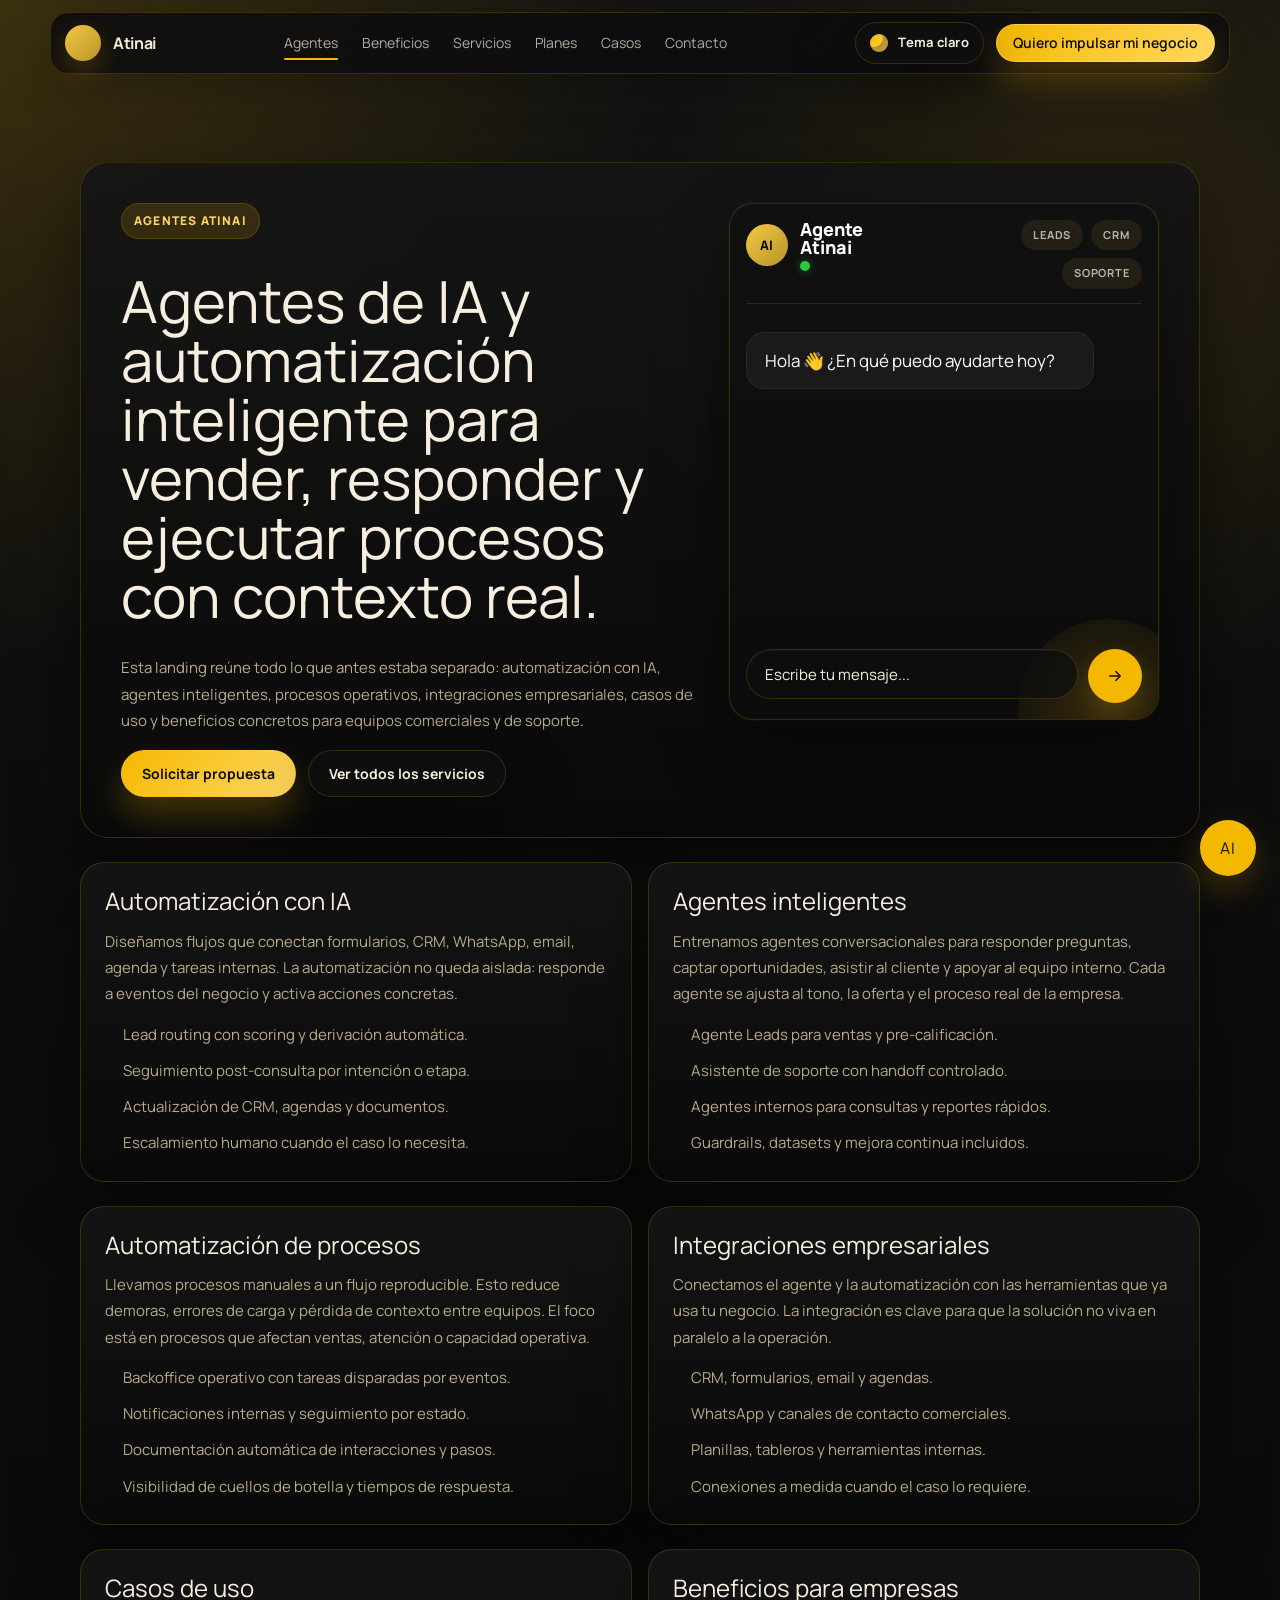
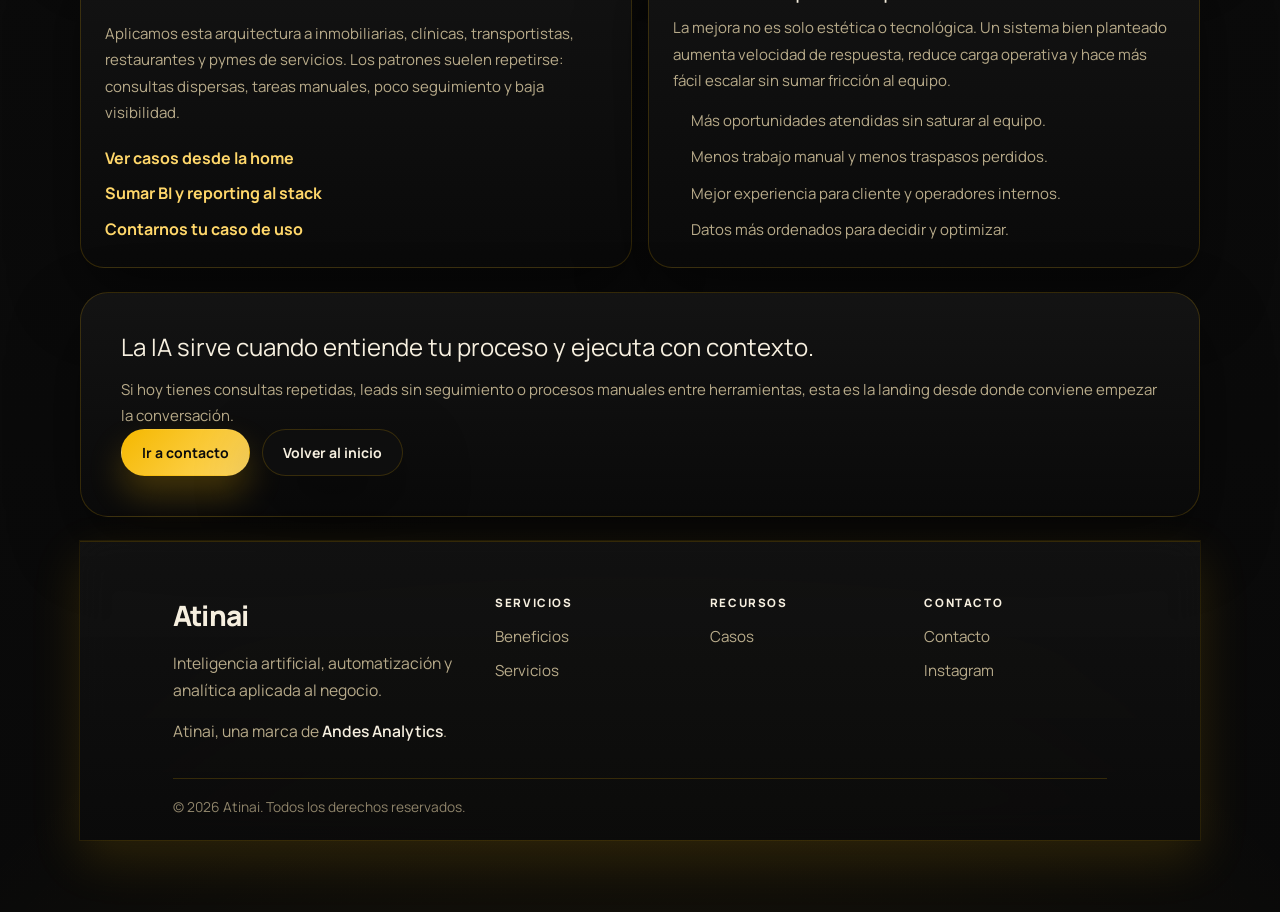
<file: agentes.html>
<!doctype html>
<html lang="es">
<head>
  <meta charset="utf-8" />
  <meta name="viewport" content="width=device-width, initial-scale=1" />
  <script>
    (function () {
      try {
        var savedTheme = localStorage.getItem('atinai-theme');
        var theme = savedTheme === 'light' || savedTheme === 'dark' ? savedTheme : 'dark';
        document.documentElement.setAttribute('data-theme', theme);
        document.documentElement.style.colorScheme = theme;
      } catch (_) {
        document.documentElement.setAttribute('data-theme', 'dark');
        document.documentElement.style.colorScheme = 'dark';
      }
    })();
  </script>
  <title>Agentes de IA y automatización inteligente | Atinai</title>
  <meta name="description" content="Atinai implementa agentes inteligentes, automatización con IA, procesos integrados y casos de uso reales para empresas que quieren vender más y operar mejor." />
  <meta name="robots" content="index, follow" />
  <link rel="canonical" href="https://www.atinai.com/agentes" />
  <meta property="og:title" content="Agentes de IA y automatización inteligente | Atinai" />
  <meta property="og:description" content="Una sola landing para agentes inteligentes, automatización de procesos, integraciones y beneficios empresariales." />
  <meta property="og:url" content="https://www.atinai.com/agentes" />
  <meta property="og:type" content="website" />
  <meta property="og:image" content="https://www.atinai.com/assets/img/banner-principal-tech.png" />
  <meta name="twitter:card" content="summary_large_image" />
  <meta name="twitter:title" content="Agentes de IA y automatización inteligente | Atinai" />
  <meta name="twitter:description" content="Explora automatización con IA, agentes inteligentes, procesos integrados y beneficios concretos para empresas." />
  <meta name="twitter:image" content="https://www.atinai.com/assets/img/banner-principal-tech.png" />
  <link rel="preconnect" href="https://fonts.googleapis.com">
  <link rel="preconnect" href="https://fonts.gstatic.com" crossorigin>
  <link href="https://fonts.googleapis.com/css2?family=Manrope:wght@400;500;600;700;800&display=swap" rel="stylesheet">
  <link rel="stylesheet" href="assets/css/tailwind.min.css" />
  <link rel="stylesheet" href="styles.css" />
  <link rel="icon" href="/assets/img/favicon.svg" type="image/svg+xml" />
  <link rel="stylesheet" href="assets/css/agentes-page.css" />
  <link rel="stylesheet" href="assets/css/chat.css" />
  <link rel="stylesheet" href="theme.css" />
</head>
<body class="bg-vanilla-50 text-ink">
  <header class="site-header sticky top-0 z-40 backdrop-blur bg-vanilla-50/80 border-b border-crema-100">
    <div class="site-header-inner max-w-6xl mx-auto px-4 py-3 flex items-center justify-between">
      <a href="/" class="site-brand font-semibold tracking-tight" aria-label="Inicio Atinai">
        <span class="site-brand-mark" aria-hidden="true"></span>
        <span class="site-brand-text">Atinai</span>
      </a>
      <nav class="site-header-nav hidden md:flex items-center gap-6 text-sm" aria-label="Principal">
        <a href="/agentes" class="nav-link is-active" aria-current="page">Agentes</a>
        <a href="/#beneficios" class="nav-link">Beneficios</a>
        <a href="/servicios" class="nav-link">Servicios</a>
        <a href="/#precios" class="nav-link">Planes</a>
        <a href="/#casos" class="nav-link">Casos</a>
        <a href="/#contacto" class="nav-link">Contacto</a>
      </nav>
      <div class="site-header-actions flex items-center gap-3">
        <button class="theme-toggle theme-toggle-inline hidden md:inline-flex" type="button" data-theme-toggle aria-label="Cambiar a tema claro">
          <span class="theme-toggle-mark" aria-hidden="true"></span>
          <span class="theme-toggle-label" data-theme-label>Tema claro</span>
        </button>
        <a href="/#contacto" class="site-header-cta hidden md:inline-flex px-4 py-2 rounded-xl2 bg-ink text-vanilla-50 text-sm font-semibold hover:opacity-90 shadow-soft">Quiero impulsar mi negocio</a>
        <button class="site-header-menu-toggle mobile-menu-toggle md:hidden" type="button" aria-controls="mobile-menu" aria-expanded="false" aria-label="Abrir menú">
          <span></span>
          <span></span>
          <span></span>
        </button>
      </div>
    </div>
    <div class="mobile-menu md:hidden" id="mobile-menu">
      <nav class="mobile-menu-links" aria-label="Principal">
        <a href="/agentes" class="nav-link is-active" aria-current="page">Agentes</a>
        <a href="/#beneficios" class="nav-link">Beneficios</a>
        <a href="/servicios" class="nav-link">Servicios</a>
        <a href="/#precios" class="nav-link">Planes</a>
        <a href="/#casos" class="nav-link">Casos</a>
        <a href="/#contacto" class="nav-link">Contacto</a>
      </nav>
      <a href="/#contacto" class="btn btn-primary mobile-menu-cta">Quiero impulsar mi negocio</a>
    </div>
  </header>

  <main class="page-shell">
    <div class="container">
      <section class="hero-card">
        <div class="hero-grid">
          <div class="hero-copy">
            <span class="eyebrow">Agentes Atinai</span>
            <h1>Agentes de IA y automatización inteligente para vender, responder y ejecutar procesos con contexto real.</h1>
            <p>Esta landing reúne todo lo que antes estaba separado: automatización con IA, agentes inteligentes, procesos operativos, integraciones empresariales, casos de uso y beneficios concretos para equipos comerciales y de soporte.</p>
            <div class="cta-row">
              <a class="btn btn-primary" href="/#contacto">Solicitar propuesta</a>
              <a class="btn btn-secondary" href="/servicios.html">Ver todos los servicios</a>
            </div>
          </div>
          <div class="hero-agent-card" aria-label="Chat animado del agente de Atinai">
            <div class="hero-chat-header">
              <div class="hero-chat-meta">
                <span class="hero-chat-avatar">AI</span>
                <div class="hero-chat-title">
                  <strong>Agente<br />Atinai</strong>
                  <span class="hero-chat-status" aria-hidden="true"></span>
                </div>
              </div>
              <div class="hero-chat-tags">
                <span>LEADS</span>
                <span>CRM</span>
                <span>SOPORTE</span>
              </div>
            </div>
            <div class="hero-chat-stream">
              <div class="hero-msg hero-msg-bot" id="landingHeroMsg1">Hola 👋 ¿En qué puedo ayudarte hoy?</div>
              <div class="hero-msg hero-msg-user" id="landingHeroMsg2">Quiero cotizar un agente para mi negocio</div>
              <div class="hero-typing" id="landingHeroTyping" aria-hidden="true">
                <span></span>
                <span></span>
                <span></span>
              </div>
              <div class="hero-msg hero-msg-bot" id="landingHeroMsg3">¡Perfecto! Te preparo una propuesta personalizada en segundos.</div>
            </div>
            <div class="hero-chat-input">
              <input type="text" value="Escribe tu mensaje..." readonly aria-label="Entrada simulada del chat" />
              <button type="button" aria-label="Enviar mensaje">
                <svg viewBox="0 0 24 24" fill="none" stroke="currentColor" stroke-width="2" stroke-linecap="round" stroke-linejoin="round" aria-hidden="true">
                  <path d="M5 12h12"></path>
                  <path d="m13 6 6 6-6 6"></path>
                </svg>
              </button>
            </div>
          </div>
        </div>
      </section>

      <section class="content-grid">
        <article class="surface-card">
          <h2>Automatización con IA</h2>
          <p>Diseñamos flujos que conectan formularios, CRM, WhatsApp, email, agenda y tareas internas. La automatización no queda aislada: responde a eventos del negocio y activa acciones concretas.</p>
          <ul>
            <li>Lead routing con scoring y derivación automática.</li>
            <li>Seguimiento post-consulta por intención o etapa.</li>
            <li>Actualización de CRM, agendas y documentos.</li>
            <li>Escalamiento humano cuando el caso lo necesita.</li>
          </ul>
        </article>
        <article class="surface-card">
          <h2>Agentes inteligentes</h2>
          <p>Entrenamos agentes conversacionales para responder preguntas, captar oportunidades, asistir al cliente y apoyar al equipo interno. Cada agente se ajusta al tono, la oferta y el proceso real de la empresa.</p>
          <ul>
            <li>Agente Leads para ventas y pre-calificación.</li>
            <li>Asistente de soporte con handoff controlado.</li>
            <li>Agentes internos para consultas y reportes rápidos.</li>
            <li>Guardrails, datasets y mejora continua incluidos.</li>
          </ul>
        </article>
      </section>

      <section class="content-grid">
        <article class="surface-card">
          <h2>Automatización de procesos</h2>
          <p>Llevamos procesos manuales a un flujo reproducible. Esto reduce demoras, errores de carga y pérdida de contexto entre equipos. El foco está en procesos que afectan ventas, atención o capacidad operativa.</p>
          <ul>
            <li>Backoffice operativo con tareas disparadas por eventos.</li>
            <li>Notificaciones internas y seguimiento por estado.</li>
            <li>Documentación automática de interacciones y pasos.</li>
            <li>Visibilidad de cuellos de botella y tiempos de respuesta.</li>
          </ul>
        </article>
        <article class="surface-card">
          <h2>Integraciones empresariales</h2>
          <p>Conectamos el agente y la automatización con las herramientas que ya usa tu negocio. La integración es clave para que la solución no viva en paralelo a la operación.</p>
          <ul>
            <li>CRM, formularios, email y agendas.</li>
            <li>WhatsApp y canales de contacto comerciales.</li>
            <li>Planillas, tableros y herramientas internas.</li>
            <li>Conexiones a medida cuando el caso lo requiere.</li>
          </ul>
        </article>
      </section>

      <section class="content-grid">
        <article class="surface-card">
          <h2>Casos de uso</h2>
          <p>Aplicamos esta arquitectura a inmobiliarias, clínicas, transportistas, restaurantes y pymes de servicios. Los patrones suelen repetirse: consultas dispersas, tareas manuales, poco seguimiento y baja visibilidad.</p>
          <div class="link-list">
            <a href="/#casos">Ver casos desde la home</a>
            <a href="/servicios.html#power-bi">Sumar BI y reporting al stack</a>
            <a href="/#contacto">Contarnos tu caso de uso</a>
          </div>
        </article>
        <article class="surface-card">
          <h2>Beneficios para empresas</h2>
          <p>La mejora no es solo estética o tecnológica. Un sistema bien planteado aumenta velocidad de respuesta, reduce carga operativa y hace más fácil escalar sin sumar fricción al equipo.</p>
          <ul>
            <li>Más oportunidades atendidas sin saturar al equipo.</li>
            <li>Menos trabajo manual y menos traspasos perdidos.</li>
            <li>Mejor experiencia para cliente y operadores internos.</li>
            <li>Datos más ordenados para decidir y optimizar.</li>
          </ul>
        </article>
      </section>

      <section class="cta-card">
        <div class="section-stack">
          <h2>La IA sirve cuando entiende tu proceso y ejecuta con contexto.</h2>
          <p>Si hoy tienes consultas repetidas, leads sin seguimiento o procesos manuales entre herramientas, esta es la landing desde donde conviene empezar la conversación.</p>
        </div>
        <div class="cta-row">
          <a class="btn btn-primary" href="/#contacto">Ir a contacto</a>
          <a class="btn btn-secondary" href="/">Volver al inicio</a>
        </div>
      </section>

      <footer class="site-footer border-t border-crema-100 bg-crema-50/60">
        <div class="site-footer-inner max-w-6xl mx-auto px-4">
          <div class="site-footer-grid">
            <div class="site-footer-column site-footer-brand">
              <a href="/" class="site-footer-title">Atinai</a>
              <p class="site-footer-description">Inteligencia artificial, automatización y analítica aplicada al negocio.</p>
              <p class="site-footer-brandline">
                Atinai, una marca de
                <a href="https://andesanalytics.com" target="_blank" rel="noopener noreferrer">Andes Analytics</a>.
              </p>
            </div>

            <nav class="site-footer-column" aria-label="Servicios">
              <h3 class="site-footer-heading">Servicios</h3>
              <div class="site-footer-links">
                <a href="/#beneficios">Beneficios</a>
                <a href="/#servicios">Servicios</a>
              </div>
            </nav>

            <nav class="site-footer-column" aria-label="Recursos">
              <h3 class="site-footer-heading">Recursos</h3>
              <div class="site-footer-links">
                <a href="/#casos">Casos</a>
              </div>
            </nav>

            <nav class="site-footer-column" aria-label="Contacto">
              <h3 class="site-footer-heading">Contacto</h3>
              <div class="site-footer-links">
                <a href="/#contacto">Contacto</a>
                <a href="https://www.instagram.com/atinai.ai/" target="_blank" rel="noopener noreferrer" aria-label="Instagram">Instagram</a>
              </div>
            </nav>
          </div>

          <div class="site-footer-bottom">
            <p>© <span id="year">2026</span> Atinai. Todos los derechos reservados.</p>
          </div>
        </div>
      </footer>
    </div>
  </main>

  <button class="chat-lazy-launcher" type="button" data-chat-launcher data-open-chat aria-label="AI: abrir chat con el agente de Atinai">AI</button>
  <div id="n8n-chat"></div>

  <script src="theme.js"></script>
  <script type="module">
    let chat = null;
    let chatBootPromise = null;
    let chatStylesPromise = null;
    const chatRoot = document.getElementById('n8n-chat');
    const urlRegex = /https?:\/\/[^\s<]+/g;
    const urlTest = /https?:\/\/[^\s<]+/;

    function linkifyTextNode(node) {
      const text = node.textContent;
      if (!text || !urlTest.test(text)) return;
      const frag = document.createDocumentFragment();
      let lastIndex = 0;
      text.replace(urlRegex, (url, index) => {
        if (index > lastIndex) frag.append(text.slice(lastIndex, index));
        const link = document.createElement('a');
        link.href = url;
        link.target = '_blank';
        link.rel = 'noopener noreferrer';
        link.textContent = url;
        frag.appendChild(link);
        lastIndex = index + url.length;
        return url;
      });
      if (lastIndex < text.length) frag.append(text.slice(lastIndex));
      node.parentNode.replaceChild(frag, node);
    }

    function linkifyChat(container) {
      if (!container) return;
      const walker = document.createTreeWalker(
        container,
        NodeFilter.SHOW_TEXT,
        {
          acceptNode: (node) => {
            const parent = node.parentElement;
            if (!parent) return NodeFilter.FILTER_REJECT;
            if (parent.closest('a, script, style, textarea, input, button')) {
              return NodeFilter.FILTER_REJECT;
            }
            return urlTest.test(node.textContent || '')
              ? NodeFilter.FILTER_ACCEPT
              : NodeFilter.FILTER_REJECT;
          }
        }
      );
      const nodes = [];
      while (walker.nextNode()) nodes.push(walker.currentNode);
      nodes.forEach(linkifyTextNode);
    }

    function setupChatEnhancements() {
      if (!chatRoot || chatRoot.dataset.linkifyReady === 'true') return;
      const observer = new MutationObserver(() => linkifyChat(chatRoot));
      observer.observe(chatRoot, { childList: true, subtree: true });
      chatRoot.dataset.linkifyReady = 'true';
      linkifyChat(chatRoot);
    }

    function loadChatStyles() {
      if (chatStylesPromise) return chatStylesPromise;

      chatStylesPromise = new Promise((resolve, reject) => {
        const stylesheet = document.createElement('link');
        stylesheet.rel = 'stylesheet';
        stylesheet.href = 'https://cdn.jsdelivr.net/npm/@n8n/chat/dist/style.css';
        stylesheet.onload = resolve;
        stylesheet.onerror = reject;
        document.head.appendChild(stylesheet);
      });

      return chatStylesPromise;
    }

    function bootChat() {
      if (chatBootPromise) return chatBootPromise;

      chatBootPromise = Promise.all([
        loadChatStyles(),
        import('https://cdn.jsdelivr.net/npm/@n8n/chat/dist/chat.bundle.es.js')
      ])
        .then(([, { createChat }]) => {
          chat = createChat({
            webhookUrl: 'https://smartialab.app.n8n.cloud/webhook/5326e2ba-0e9a-4f0f-b3b2-1347140ce359/chat',
            target: '#n8n-chat',
            mode: 'window',
            loadPreviousSession: true,
            enableStreaming: false,
            showWelcomeScreen: false,
            initialMessages: [
              '👋 ¡Hola! Soy el agente de Atinai.',
              'Cuéntame qué necesitas y te ayudo de inmediato.'
            ],
            i18n: {
              en: {
                title: 'Atinai - Agente de IA',
                subtitle: '¿En qué te ayudo hoy?',
                getStarted: 'Nueva conversación',
                inputPlaceholder: 'Escribí tu mensaje.'
              }
            },
            metadata: {
              source: 'atinai-site',
              cmp: new URLSearchParams(location.search).get('cmp') || undefined
            }
          });
          document.querySelector('[data-chat-launcher]')?.remove();
          setupChatEnhancements();
          return chat;
        })
        .catch((error) => {
          console.error('No se pudo inicializar el chat de Atinai.', error);
          return null;
        });

      return chatBootPromise;
    }

    function findChatToggle() {
      const selectors = [
        '#n8n-chat .chat-window-toggle',
        '#n8n-chat button[class*="toggle"]',
        '#n8n-chat [class*="chat-window-toggle"]',
        '#n8n-chat button',
        '#n8n-chat [role="button"]',
        '#n8n-chat [data-testid*="toggle"]'
      ];

      for (const selector of selectors) {
        const element = document.querySelector(selector);
        if (element) return element;
      }

      return null;
    }

    function isElementVisible(element) {
      if (!element) return false;
      const styles = window.getComputedStyle(element);
      if (styles.display === 'none' || styles.visibility === 'hidden') return false;
      return element.getClientRects().length > 0;
    }

    function isChatWindowOpen() {
      const chatWindow = document.querySelector('#n8n-chat .chat-window');
      return isElementVisible(chatWindow);
    }

    function focusChatInput() {
      const input = document.querySelector(
        '#n8n-chat textarea, #n8n-chat input:not([type="hidden"]), #n8n-chat [contenteditable="true"]'
      );
      if (!isChatWindowOpen() || !input || typeof input.focus !== 'function' || !isElementVisible(input)) return false;
      input.focus();
      return true;
    }

    function clickChatToggle() {
      const toggle = findChatToggle();
      if (!toggle) return false;

      try {
        toggle.dispatchEvent(new MouseEvent('pointerdown', { bubbles: true }));
        toggle.dispatchEvent(new MouseEvent('mousedown', { bubbles: true }));
        toggle.click();
        toggle.dispatchEvent(new MouseEvent('mouseup', { bubbles: true }));
        toggle.dispatchEvent(new MouseEvent('pointerup', { bubbles: true }));
        return true;
      } catch (_) {
        try {
          toggle.click();
          return true;
        } catch (_) {
          return false;
        }
      }
    }

    async function openChatWindow() {
      if (isChatWindowOpen()) {
        requestAnimationFrame(focusChatInput);
        return;
      }

      await bootChat();

      const start = performance.now();
      while (performance.now() - start < 4000) {
        if (clickChatToggle()) {
          requestAnimationFrame(focusChatInput);
          return;
        }
        await new Promise((resolve) => requestAnimationFrame(resolve));
      }

      location.href = '/#contacto';
    }

    document.addEventListener('click', (e) => {
      const trigger = e.target.closest('[data-open-chat]');
      if (!trigger) return;
      e.preventDefault();
      openChatWindow();
    }, true);

    const qs = new URLSearchParams(location.search);
    if (qs.get('openChat') === '1') {
      requestAnimationFrame(() => openChatWindow());
    }
  </script>
  <script>
    (function () {
      const header = document.querySelector('header');
      if (!header) return;
      const root = document.documentElement;
      const mq = window.matchMedia('(max-width: 768px)');
      const update = () => {
        if (!mq.matches) {
          root.style.removeProperty('--header-height');
          return;
        }
        const height = Math.ceil(header.getBoundingClientRect().height);
        root.style.setProperty('--header-height', `${height}px`);
      };
      const schedule = () => requestAnimationFrame(update);
      update();
      window.addEventListener('resize', schedule);
      window.addEventListener('orientationchange', schedule);
    })();

    (function () {
      const header = document.querySelector('header');
      const toggle = document.querySelector('.mobile-menu-toggle');
      const menu = document.getElementById('mobile-menu');
      if (!header || !toggle || !menu) return;

      const closeMenu = () => {
        header.classList.remove('menu-open');
        toggle.setAttribute('aria-expanded', 'false');
      };

      toggle.addEventListener('click', () => {
        const isOpen = header.classList.toggle('menu-open');
        toggle.setAttribute('aria-expanded', isOpen ? 'true' : 'false');
      });

      menu.addEventListener('click', (event) => {
        if (event.target.closest('a')) closeMenu();
      });

      window.addEventListener('resize', () => {
        if (window.innerWidth >= 768) closeMenu();
      });
    })();

    (function () {
      const msg1 = document.getElementById('landingHeroMsg1');
      const msg2 = document.getElementById('landingHeroMsg2');
      const msg3 = document.getElementById('landingHeroMsg3');
      const typing = document.getElementById('landingHeroTyping');
      if (!msg1 || !msg2 || !msg3 || !typing) return;

      const nodes = [msg1, msg2, msg3, typing];
      const show = (node) => node.classList.add('is-visible');
      const hide = (node) => node.classList.remove('is-visible');

      const runLoop = () => {
        nodes.forEach(hide);
        window.setTimeout(() => show(msg1), 400);
        window.setTimeout(() => show(msg2), 1600);
        window.setTimeout(() => show(typing), 2600);
        window.setTimeout(() => hide(typing), 3800);
        window.setTimeout(() => show(msg3), 3900);
      };

      runLoop();
      window.setInterval(runLoop, 7000);
    })();
  </script>
</body>
</html>
</file>
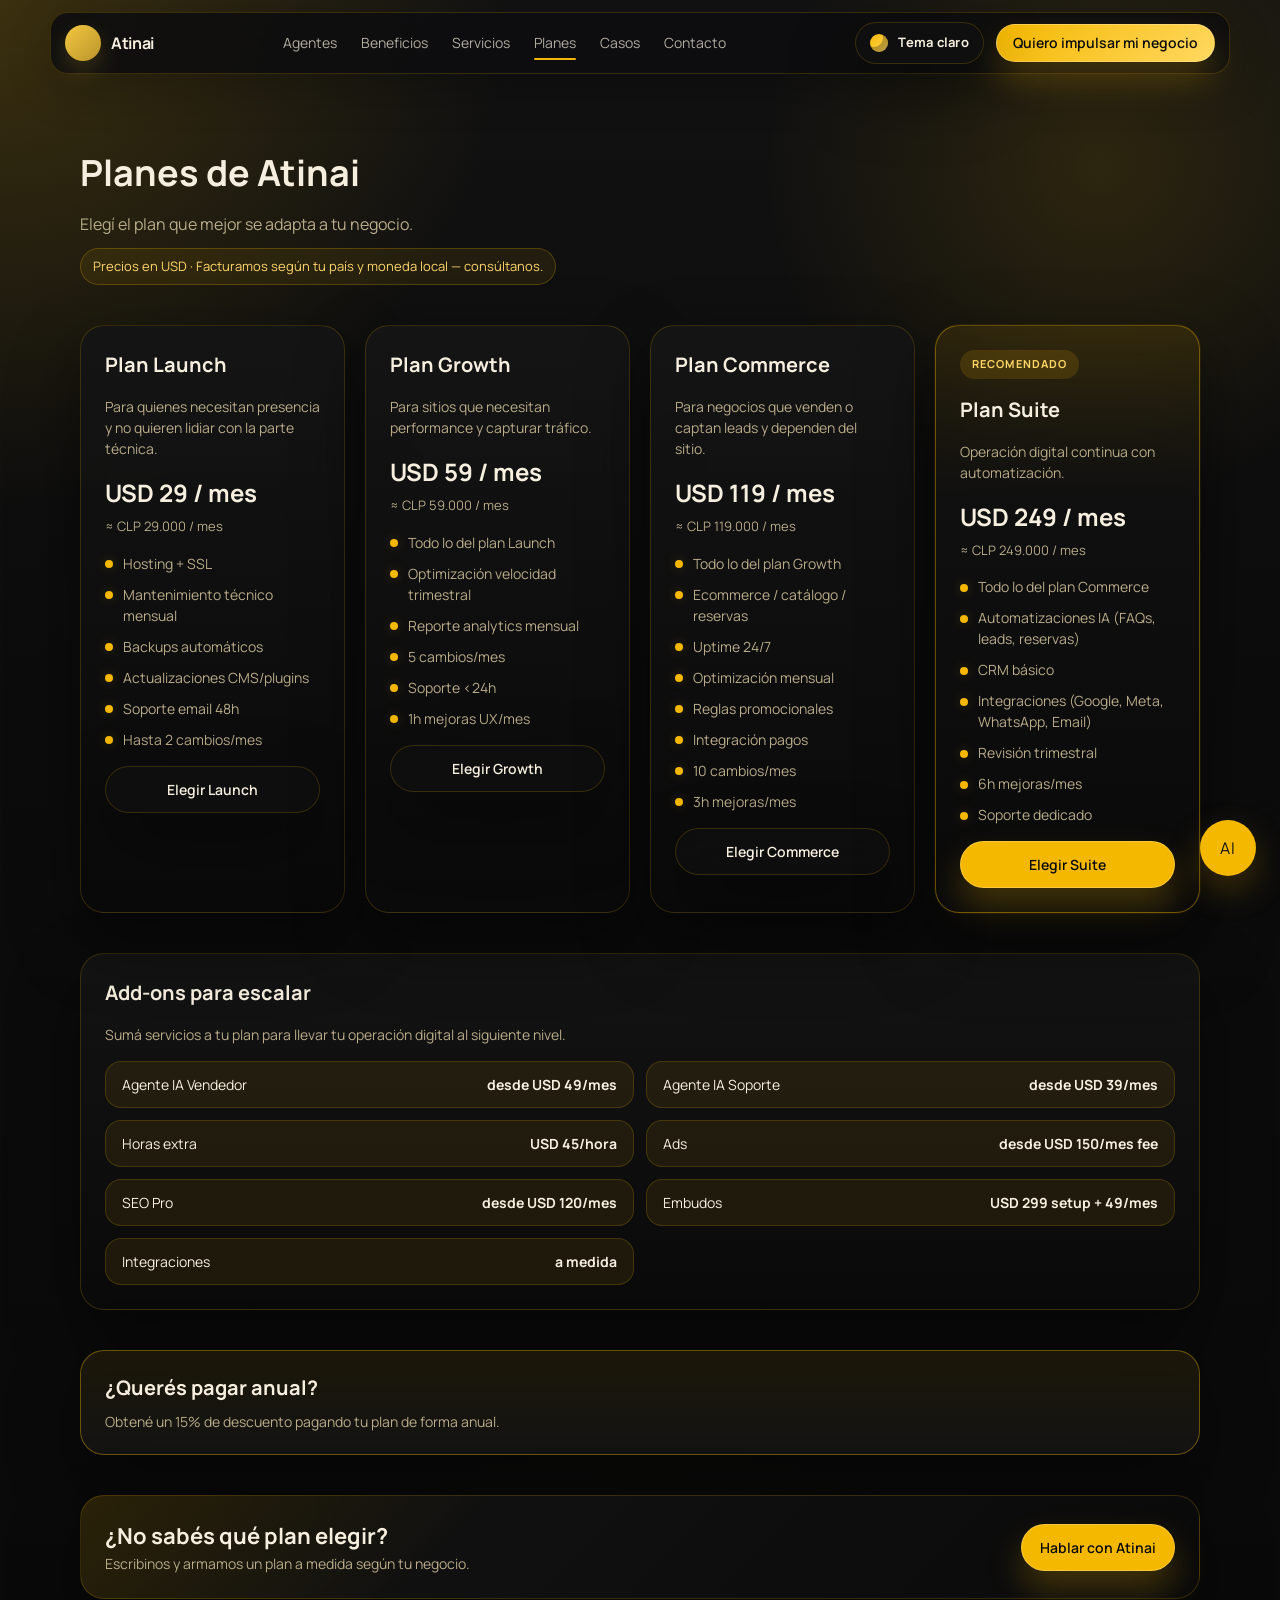
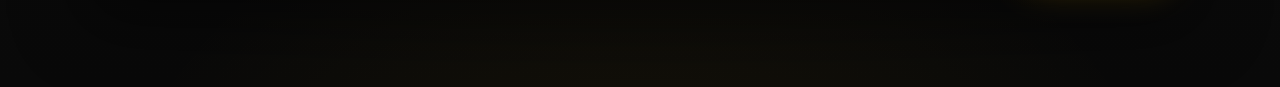
<file: pricing.html>
<!doctype html>
<html lang="es">
<head>
  <meta charset="utf-8" />
  <meta name="viewport" content="width=device-width, initial-scale=1" />
  <script>
    (function () {
      try {
        var savedTheme = localStorage.getItem('atinai-theme');
        var theme = savedTheme === 'light' || savedTheme === 'dark' ? savedTheme : 'dark';
        document.documentElement.setAttribute('data-theme', theme);
        document.documentElement.style.colorScheme = theme;
      } catch (_) {
        document.documentElement.setAttribute('data-theme', 'dark');
        document.documentElement.style.colorScheme = 'dark';
      }
    })();
  </script>
  <title>Atinai | Planes y Precios de Agentes de IA y Automatización</title>
  <meta name="description" content="Revisa los planes y precios de Atinai para agentes de IA, automatización e infraestructura web. Opciones desde USD 29/mes para pymes en LATAM." />
  <meta name="robots" content="index, follow, max-image-preview:large, max-snippet:-1, max-video-preview:-1" />
  <link rel="canonical" href="https://www.atinai.com/pricing.html" />
  <meta name="author" content="Atinai" />
  <meta property="og:title" content="Atinai | Planes y Precios de Agentes de IA y Automatización" />
  <meta property="og:description" content="Conoce los planes de agentes de IA, automatización e infraestructura web de Atinai para pymes en Chile, Argentina y México." />
  <meta property="og:type" content="website" />
  <meta property="og:url" content="https://www.atinai.com/pricing.html" />
  <meta property="og:site_name" content="Atinai" />
  <meta property="og:locale" content="es_CL" />
  <meta property="og:image" content="https://www.atinai.com/assets/img/banner-principal-tech.png" />
  <meta name="twitter:card" content="summary_large_image" />
  <meta name="twitter:title" content="Atinai | Planes y Precios de Agentes de IA y Automatización" />
  <meta name="twitter:description" content="Planes desde USD 29/mes para agentes de IA, automatización e infraestructura web para pymes en LATAM." />
  <meta name="twitter:image" content="https://www.atinai.com/assets/img/banner-principal-tech.png" />
  <script type="application/ld+json">
  {
    "@context": "https://schema.org",
    "@type": "CollectionPage",
    "name": "Planes y precios de Atinai",
    "url": "https://www.atinai.com/pricing.html",
    "description": "Planes de agentes de IA, automatización e infraestructura web para pymes en LATAM."
  }
  </script>
  <script type="application/ld+json">
  {
    "@context": "https://schema.org",
    "@type": "OfferCatalog",
    "name": "Planes de Atinai",
    "itemListElement": [
      {
        "@type": "Offer",
        "name": "Plan Launch",
        "priceCurrency": "USD",
        "price": "29"
      },
      {
        "@type": "Offer",
        "name": "Plan Growth",
        "priceCurrency": "USD",
        "price": "59"
      },
      {
        "@type": "Offer",
        "name": "Plan Commerce",
        "priceCurrency": "USD",
        "price": "119"
      },
      {
        "@type": "Offer",
        "name": "Plan Suite",
        "priceCurrency": "USD",
        "price": "249"
      }
    ]
  }
  </script>
  <link rel="preconnect" href="https://fonts.googleapis.com">
  <link rel="preconnect" href="https://fonts.gstatic.com" crossorigin>
  <link href="https://fonts.googleapis.com/css2?family=Manrope:wght@400;500;600;700&display=swap" rel="stylesheet">
  <link rel="stylesheet" href="assets/css/tailwind.min.css" />
  <link rel="stylesheet" href="styles.css" />
  <link rel="icon" href="/assets/img/favicon.svg" type="image/svg+xml" />
  <link rel="stylesheet" href="assets/css/pricing-page.css" />
  <link rel="stylesheet" href="assets/css/chat.css" />
  <link rel="stylesheet" href="theme.css">
</head>
<body class="bg-vanilla-50 text-ink">
  <header class="site-header sticky top-0 z-40 backdrop-blur bg-vanilla-50/80 border-b border-crema-100">
    <div class="site-header-inner max-w-6xl mx-auto px-4 py-3 flex items-center justify-between">
      <a href="/" class="site-brand font-semibold tracking-tight" aria-label="Inicio Atinai">
        <span class="site-brand-mark" aria-hidden="true"></span>
        <span class="site-brand-text">Atinai</span>
      </a>
      <nav class="site-header-nav hidden md:flex items-center gap-6 text-sm" aria-label="Principal">
        <a href="/agentes" class="nav-link">Agentes</a>
        <a href="/#beneficios" class="nav-link">Beneficios</a>
        <a href="/servicios" class="nav-link">Servicios</a>
        <a href="/#precios" class="nav-link is-active" aria-current="page">Planes</a>
        <a href="/#casos" class="nav-link">Casos</a>
        <a href="/#contacto" class="nav-link">Contacto</a>
      </nav>
      <div class="site-header-actions flex items-center gap-3">
        <button class="theme-toggle theme-toggle-inline hidden md:inline-flex" type="button" data-theme-toggle aria-label="Cambiar a tema claro">
          <span class="theme-toggle-mark" aria-hidden="true"></span>
          <span class="theme-toggle-label" data-theme-label>Tema claro</span>
        </button>
        <a href="/#contacto" class="site-header-cta hidden md:inline-flex px-4 py-2 rounded-xl2 bg-ink text-vanilla-50 text-sm font-semibold hover:opacity-90 shadow-soft">Quiero impulsar mi negocio</a>
        <button class="site-header-menu-toggle mobile-menu-toggle md:hidden" type="button" aria-controls="mobile-menu" aria-expanded="false" aria-label="Abrir menú">
          <span></span>
          <span></span>
          <span></span>
        </button>
      </div>
    </div>
    <div class="mobile-menu md:hidden" id="mobile-menu">
      <nav class="mobile-menu-links" aria-label="Principal">
        <a href="/agentes" class="nav-link">Agentes</a>
        <a href="/#beneficios" class="nav-link">Beneficios</a>
        <a href="/servicios" class="nav-link">Servicios</a>
        <a href="/#precios" class="nav-link is-active" aria-current="page">Planes</a>
        <a href="/#casos" class="nav-link">Casos</a>
        <a href="/#contacto" class="nav-link">Contacto</a>
      </nav>
      <a href="/#contacto" class="btn btn-primary mobile-menu-cta">Quiero impulsar mi negocio</a>
    </div>
  </header>
  <section class="pricing-section">
    <div class="container">
      <header class="section-header">
        <h1 class="section-title">Planes de Atinai</h1>
        <p class="section-subtitle">Elegí el plan que mejor se adapta a tu negocio.</p>
        <p class="pricing-note">Precios en USD · Facturamos según tu país y moneda local — consúltanos.</p>
      </header>

      <div class="pricing-grid">
        <article class="plan-card">
          <h2 class="plan-name">Plan Launch</h2>
          <p class="plan-desc">Para quienes necesitan presencia y no quieren lidiar con la parte técnica.</p>
          <div class="plan-price">
            <span class="price-usd">USD 29 / mes</span>
            <span class="price-clp">≈ CLP 29.000 / mes</span>
          </div>
          <ul class="plan-features">
            <li>Hosting + SSL</li>
            <li>Mantenimiento técnico mensual</li>
            <li>Backups automáticos</li>
            <li>Actualizaciones CMS/plugins</li>
            <li>Soporte email 48h</li>
            <li>Hasta 2 cambios/mes</li>
          </ul>
          <a class="btn btn-secondary" href="/#contacto">Elegir Launch</a>
        </article>

        <article class="plan-card">
          <h2 class="plan-name">Plan Growth</h2>
          <p class="plan-desc">Para sitios que necesitan performance y capturar tráfico.</p>
          <div class="plan-price">
            <span class="price-usd">USD 59 / mes</span>
            <span class="price-clp">≈ CLP 59.000 / mes</span>
          </div>
          <ul class="plan-features">
            <li>Todo lo del plan Launch</li>
            <li>Optimización velocidad trimestral</li>
            <li>Reporte analytics mensual</li>
            <li>5 cambios/mes</li>
            <li>Soporte &lt;24h</li>
            <li>1h mejoras UX/mes</li>
          </ul>
          <a class="btn btn-secondary" href="/#contacto">Elegir Growth</a>
        </article>

        <article class="plan-card">
          <h2 class="plan-name">Plan Commerce</h2>
          <p class="plan-desc">Para negocios que venden o captan leads y dependen del sitio.</p>
          <div class="plan-price">
            <span class="price-usd">USD 119 / mes</span>
            <span class="price-clp">≈ CLP 119.000 / mes</span>
          </div>
          <ul class="plan-features">
            <li>Todo lo del plan Growth</li>
            <li>Ecommerce / catálogo / reservas</li>
            <li>Uptime 24/7</li>
            <li>Optimización mensual</li>
            <li>Reglas promocionales</li>
            <li>Integración pagos</li>
            <li>10 cambios/mes</li>
            <li>3h mejoras/mes</li>
          </ul>
          <a class="btn btn-secondary" href="/#contacto">Elegir Commerce</a>
        </article>

        <article class="plan-card is-featured">
          <span class="plan-badge">Recomendado</span>
          <h2 class="plan-name">Plan Suite</h2>
          <p class="plan-desc">Operación digital continua con automatización.</p>
          <div class="plan-price">
            <span class="price-usd">USD 249 / mes</span>
            <span class="price-clp">≈ CLP 249.000 / mes</span>
          </div>
          <ul class="plan-features">
            <li>Todo lo del plan Commerce</li>
            <li>Automatizaciones IA (FAQs, leads, reservas)</li>
            <li>CRM básico</li>
            <li>Integraciones (Google, Meta, WhatsApp, Email)</li>
            <li>Revisión trimestral</li>
            <li>6h mejoras/mes</li>
            <li>Soporte dedicado</li>
          </ul>
          <a class="btn btn-primary" href="/#contacto">Elegir Suite</a>
        </article>
      </div>

      <div class="block">
        <h2 class="block-title">Add-ons para escalar</h2>
        <p class="block-text">Sumá servicios a tu plan para llevar tu operación digital al siguiente nivel.</p>
        <div class="addon-grid">
          <div class="addon-item"><span>Agente IA Vendedor</span><strong>desde USD 49/mes</strong></div>
          <div class="addon-item"><span>Agente IA Soporte</span><strong>desde USD 39/mes</strong></div>
          <div class="addon-item"><span>Horas extra</span><strong>USD 45/hora</strong></div>
          <div class="addon-item"><span>Ads</span><strong>desde USD 150/mes fee</strong></div>
          <div class="addon-item"><span>SEO Pro</span><strong>desde USD 120/mes</strong></div>
          <div class="addon-item"><span>Embudos</span><strong>USD 299 setup + 49/mes</strong></div>
          <div class="addon-item"><span>Integraciones</span><strong>a medida</strong></div>
        </div>
      </div>

      <div class="annual-card">
        <h2 class="block-title">¿Querés pagar anual?</h2>
        <p class="block-text">Obtené un 15% de descuento pagando tu plan de forma anual.</p>
      </div>

      <div class="cta-card">
        <div>
          <h2 class="cta-title">¿No sabés qué plan elegir?</h2>
          <p class="block-text">Escribinos y armamos un plan a medida según tu negocio.</p>
        </div>
        <a class="btn btn-primary" href="/#contacto">Hablar con Atinai</a>
      </div>
    </div>
  </section>
  <button class="chat-lazy-launcher" type="button" data-chat-launcher data-open-chat aria-label="AI: abrir chat con el agente de Atinai">AI</button>
  <div id="n8n-chat"></div>

  <script src="theme.js"></script>
  <script type="module">
    let chat = null;
    let chatBootPromise = null;
    let chatStylesPromise = null;
    const chatRoot = document.getElementById('n8n-chat');
    const urlRegex = /https?:\/\/[^\s<]+/g;
    const urlTest = /https?:\/\/[^\s<]+/;

    function linkifyTextNode(node) {
      const text = node.textContent;
      if (!text || !urlTest.test(text)) return;
      const frag = document.createDocumentFragment();
      let lastIndex = 0;
      text.replace(urlRegex, (url, index) => {
        if (index > lastIndex) frag.append(text.slice(lastIndex, index));
        const link = document.createElement('a');
        link.href = url;
        link.target = '_blank';
        link.rel = 'noopener noreferrer';
        link.textContent = url;
        frag.appendChild(link);
        lastIndex = index + url.length;
        return url;
      });
      if (lastIndex < text.length) frag.append(text.slice(lastIndex));
      node.parentNode.replaceChild(frag, node);
    }

    function linkifyChat(container) {
      if (!container) return;
      const walker = document.createTreeWalker(
        container,
        NodeFilter.SHOW_TEXT,
        {
          acceptNode: (node) => {
            const parent = node.parentElement;
            if (!parent) return NodeFilter.FILTER_REJECT;
            if (parent.closest('a, script, style, textarea, input, button')) {
              return NodeFilter.FILTER_REJECT;
            }
            return urlTest.test(node.textContent || '')
              ? NodeFilter.FILTER_ACCEPT
              : NodeFilter.FILTER_REJECT;
          }
        }
      );
      const nodes = [];
      while (walker.nextNode()) nodes.push(walker.currentNode);
      nodes.forEach(linkifyTextNode);
    }

    function setupChatEnhancements() {
      if (!chatRoot || chatRoot.dataset.linkifyReady === 'true') return;
      const observer = new MutationObserver(() => linkifyChat(chatRoot));
      observer.observe(chatRoot, { childList: true, subtree: true });
      chatRoot.dataset.linkifyReady = 'true';
      linkifyChat(chatRoot);
    }

    function loadChatStyles() {
      if (chatStylesPromise) return chatStylesPromise;

      chatStylesPromise = new Promise((resolve, reject) => {
        const stylesheet = document.createElement('link');
        stylesheet.rel = 'stylesheet';
        stylesheet.href = 'https://cdn.jsdelivr.net/npm/@n8n/chat/dist/style.css';
        stylesheet.onload = resolve;
        stylesheet.onerror = reject;
        document.head.appendChild(stylesheet);
      });

      return chatStylesPromise;
    }

    function bootChat() {
      if (chatBootPromise) return chatBootPromise;
      chatBootPromise = Promise.all([
        loadChatStyles(),
        import('https://cdn.jsdelivr.net/npm/@n8n/chat/dist/chat.bundle.es.js')
      ])
        .then(([, { createChat }]) => {
          chat = createChat({
            webhookUrl: 'https://smartialab.app.n8n.cloud/webhook/5326e2ba-0e9a-4f0f-b3b2-1347140ce359/chat',
            target: '#n8n-chat',
            mode: 'window',
            loadPreviousSession: true,
            enableStreaming: false,
            showWelcomeScreen: false,
            initialMessages: [
              '👋 ¡Hola! Soy el agente de Atinai.',
              'Cuéntame qué necesitas y te ayudo de inmediato.'
            ],
            i18n: {
              en: {
                title: 'Atinai - Agente de IA',
                subtitle: '¿En qué te ayudo hoy?',
                getStarted: 'Nueva conversación',
                inputPlaceholder: 'Escribí tu mensaje.'
              }
            },
            metadata: {
              source: 'atinai-site',
              cmp: new URLSearchParams(location.search).get('cmp') || undefined
            }
          });
          document.querySelector('[data-chat-launcher]')?.remove();
          setupChatEnhancements();
          return chat;
        })
        .catch((error) => {
          console.error('No se pudo inicializar el chat de Atinai.', error);
          return null;
        });

      return chatBootPromise;
    }

    function findChatToggle() {
      const selectors = [
        '#n8n-chat .chat-window-toggle',
        '#n8n-chat button[class*="toggle"]',
        '#n8n-chat [class*="chat-window-toggle"]',
        '#n8n-chat button',
        '#n8n-chat [role="button"]',
        '#n8n-chat [data-testid*="toggle"]'
      ];

      for (const selector of selectors) {
        const element = document.querySelector(selector);
        if (element) return element;
      }

      return null;
    }

    async function openChatWindow() {
      await bootChat();

      const start = performance.now();
      while (performance.now() - start < 4000) {
        const toggle = findChatToggle();
        if (toggle) {
          toggle.click();
          return;
        }
        await new Promise((resolve) => requestAnimationFrame(resolve));
      }
    }

    document.addEventListener('click', (event) => {
      const trigger = event.target.closest('[data-open-chat]');
      if (!trigger) return;
      event.preventDefault();
      openChatWindow();
    }, true);

    const query = new URLSearchParams(location.search);
    if (query.get('openChat') === '1') {
      requestAnimationFrame(() => openChatWindow());
    }
  </script>
  <script>
    (function () {
      const header = document.querySelector('header');
      if (!header) return;
      const root = document.documentElement;
      const mq = window.matchMedia('(max-width: 768px)');
      const update = () => {
        if (!mq.matches) {
          root.style.removeProperty('--header-height');
          return;
        }
        const height = Math.ceil(header.getBoundingClientRect().height);
        root.style.setProperty('--header-height', `${height}px`);
      };
      const schedule = () => requestAnimationFrame(update);
      update();
      window.addEventListener('resize', schedule);
      window.addEventListener('orientationchange', schedule);
    })();

    (function () {
      const header = document.querySelector('header');
      const toggle = document.querySelector('.mobile-menu-toggle');
      const menu = document.getElementById('mobile-menu');
      if (!header || !toggle || !menu) return;

      const closeMenu = () => {
        header.classList.remove('menu-open');
        toggle.setAttribute('aria-expanded', 'false');
      };

      toggle.addEventListener('click', () => {
        const isOpen = header.classList.toggle('menu-open');
        toggle.setAttribute('aria-expanded', isOpen ? 'true' : 'false');
      });

      menu.addEventListener('click', (event) => {
        if (event.target.closest('a')) closeMenu();
      });

      window.addEventListener('resize', () => {
        if (window.innerWidth >= 768) closeMenu();
      });
    })();
  </script>
</body>
</html>
</file>
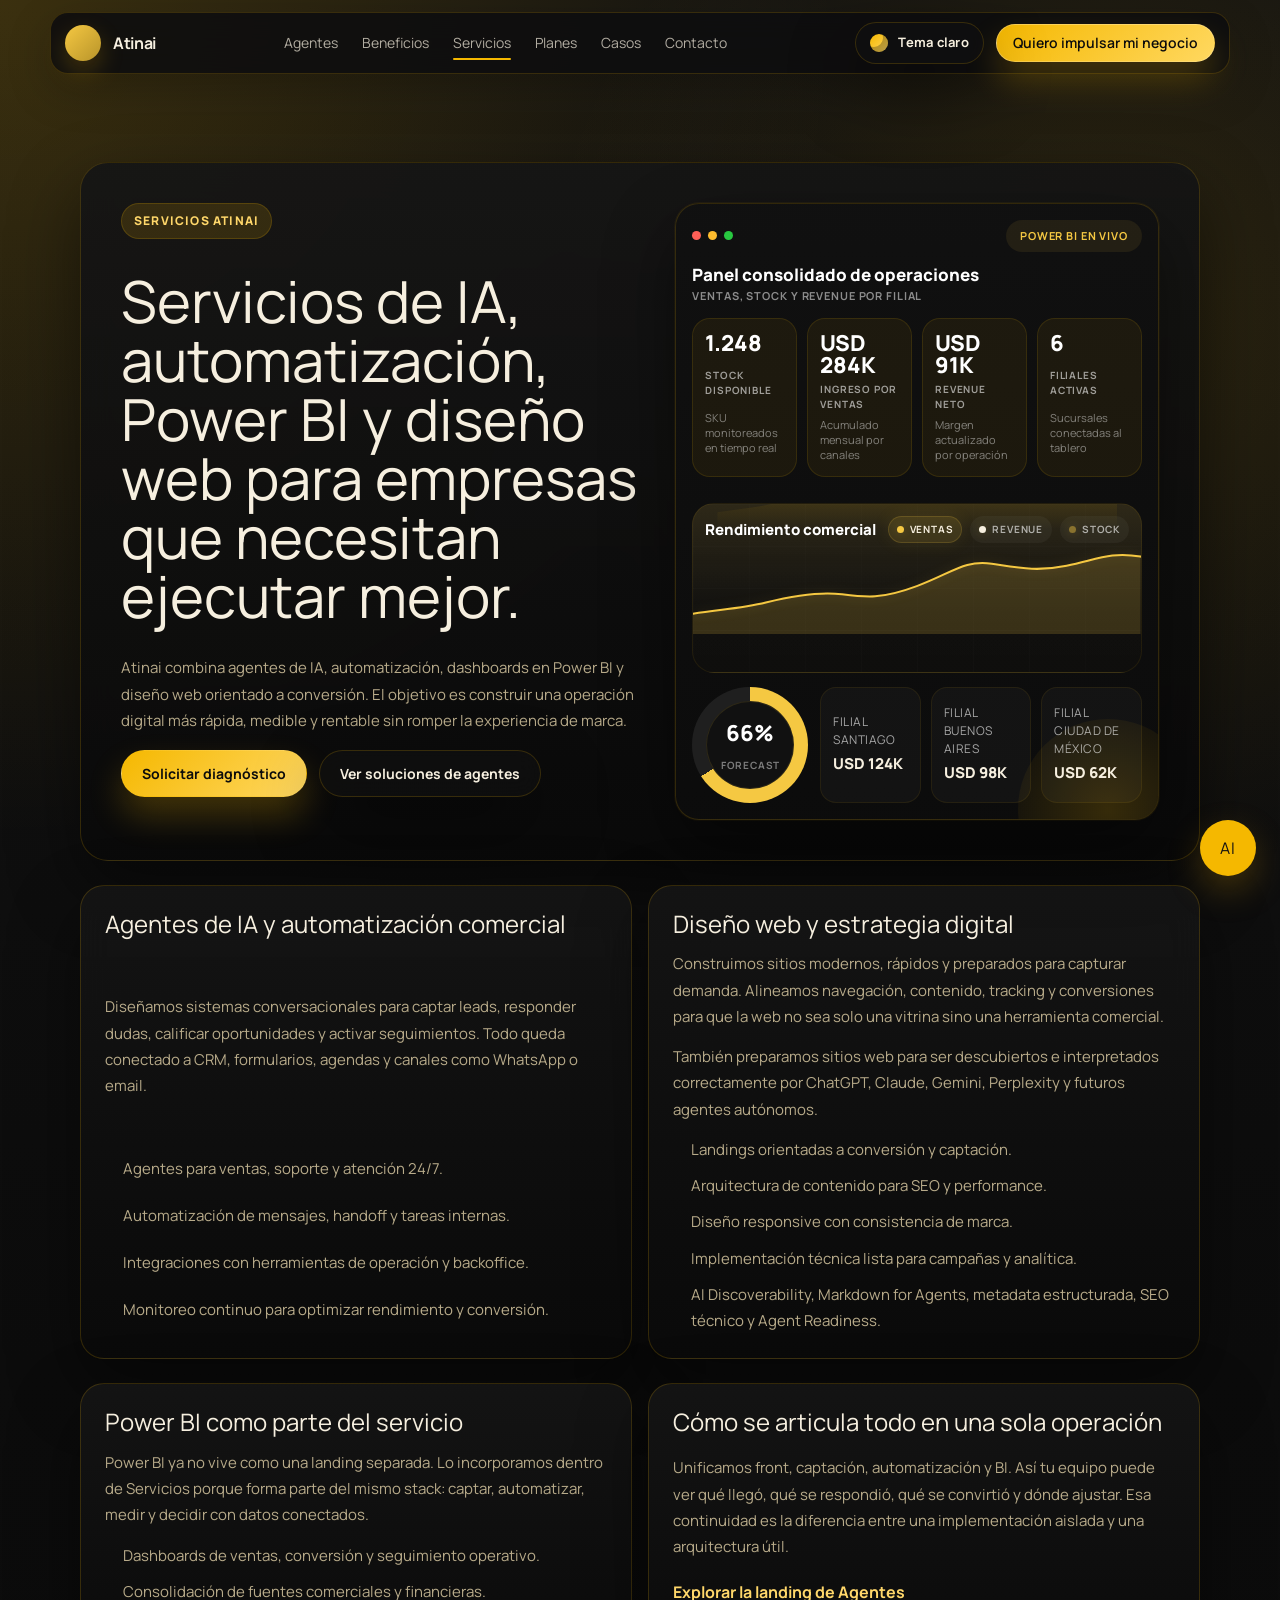
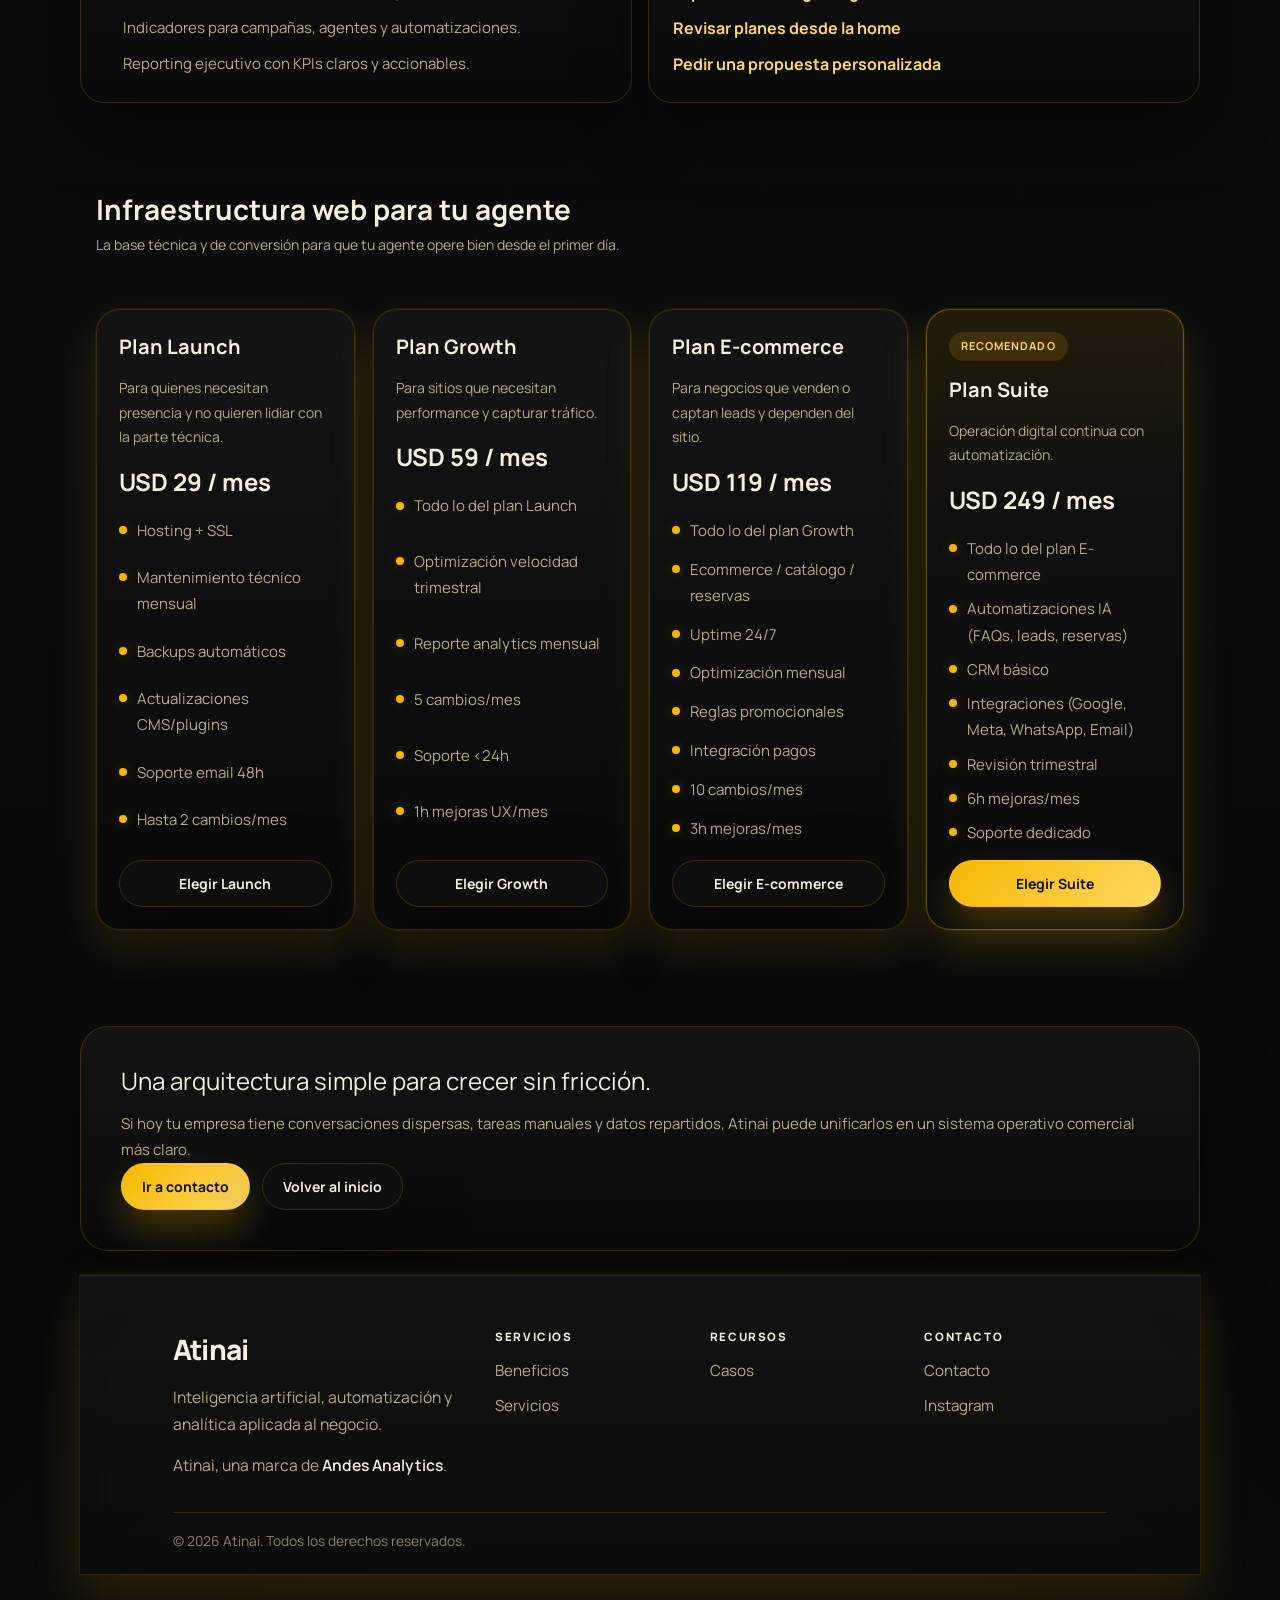
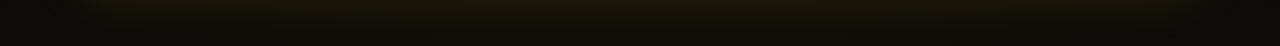
<file: servicios.html>
<!doctype html>
<html lang="es">
<head>
  <meta charset="utf-8" />
  <meta name="viewport" content="width=device-width, initial-scale=1" />
  <script>
    (function () {
      try {
        var savedTheme = localStorage.getItem('atinai-theme');
        var theme = savedTheme === 'light' || savedTheme === 'dark' ? savedTheme : 'dark';
        document.documentElement.setAttribute('data-theme', theme);
        document.documentElement.style.colorScheme = theme;
      } catch (_) {
        document.documentElement.setAttribute('data-theme', 'dark');
        document.documentElement.style.colorScheme = 'dark';
      }
    })();
  </script>
  <title>Servicios de IA, automatización y Power BI | Atinai</title>
  <meta name="description" content="Conoce los servicios de Atinai: agentes de IA, automatización con n8n, Power BI, diseño web y estrategia digital para empresas en Chile, Argentina y México." />
  <meta name="robots" content="index, follow" />
  <link rel="canonical" href="https://www.atinai.com/servicios" />
  <meta property="og:title" content="Servicios de IA, automatización y Power BI | Atinai" />
  <meta property="og:description" content="Servicios de agentes de IA, automatización, Power BI, sitios web y estrategia digital para empresas." />
  <meta property="og:url" content="https://www.atinai.com/servicios" />
  <meta property="og:type" content="website" />
  <meta property="og:image" content="https://www.atinai.com/assets/img/banner-principal-tech.png" />
  <meta name="twitter:card" content="summary_large_image" />
  <meta name="twitter:title" content="Servicios de IA, automatización y Power BI | Atinai" />
  <meta name="twitter:description" content="Explora los servicios de Atinai para capturar leads, automatizar procesos, construir sitios y ordenar datos de negocio." />
  <meta name="twitter:image" content="https://www.atinai.com/assets/img/banner-principal-tech.png" />
  <link rel="preconnect" href="https://fonts.googleapis.com">
  <link rel="preconnect" href="https://fonts.gstatic.com" crossorigin>
  <link href="https://fonts.googleapis.com/css2?family=Manrope:wght@400;500;600;700;800&display=swap" rel="stylesheet">
  <link rel="stylesheet" href="assets/css/tailwind.min.css" />
  <link rel="stylesheet" href="styles.css" />
  <link rel="icon" href="/assets/img/favicon.svg" type="image/svg+xml" />
  <link rel="stylesheet" href="assets/css/servicios-page.css" />
  <link rel="stylesheet" href="assets/css/chat.css" />
  <link rel="stylesheet" href="theme.css" />
</head>
<body class="bg-vanilla-50 text-ink">
  <header class="site-header sticky top-0 z-40 backdrop-blur bg-vanilla-50/80 border-b border-crema-100">
    <div class="site-header-inner max-w-6xl mx-auto px-4 py-3 flex items-center justify-between">
      <a href="/" class="site-brand font-semibold tracking-tight" aria-label="Inicio Atinai">
        <span class="site-brand-mark" aria-hidden="true"></span>
        <span class="site-brand-text">Atinai</span>
      </a>
      <nav class="site-header-nav hidden md:flex items-center gap-6 text-sm" aria-label="Principal">
        <a href="/agentes" class="nav-link">Agentes</a>
        <a href="/#beneficios" class="nav-link">Beneficios</a>
        <a href="/servicios" class="nav-link is-active" aria-current="page">Servicios</a>
        <a href="/#precios" class="nav-link">Planes</a>
        <a href="/#casos" class="nav-link">Casos</a>
        <a href="/#contacto" class="nav-link">Contacto</a>
      </nav>
      <div class="site-header-actions flex items-center gap-3">
        <button class="theme-toggle theme-toggle-inline hidden md:inline-flex" type="button" data-theme-toggle aria-label="Cambiar a tema claro">
          <span class="theme-toggle-mark" aria-hidden="true"></span>
          <span class="theme-toggle-label" data-theme-label>Tema claro</span>
        </button>
        <a href="/#contacto" class="site-header-cta hidden md:inline-flex px-4 py-2 rounded-xl2 bg-ink text-vanilla-50 text-sm font-semibold hover:opacity-90 shadow-soft">Quiero impulsar mi negocio</a>
        <button class="site-header-menu-toggle mobile-menu-toggle md:hidden" type="button" aria-controls="mobile-menu" aria-expanded="false" aria-label="Abrir menú">
          <span></span>
          <span></span>
          <span></span>
        </button>
      </div>
    </div>
    <div class="mobile-menu md:hidden" id="mobile-menu">
      <nav class="mobile-menu-links" aria-label="Principal">
        <a href="/agentes" class="nav-link">Agentes</a>
        <a href="/#beneficios" class="nav-link">Beneficios</a>
        <a href="/servicios" class="nav-link is-active" aria-current="page">Servicios</a>
        <a href="/#precios" class="nav-link">Planes</a>
        <a href="/#casos" class="nav-link">Casos</a>
        <a href="/#contacto" class="nav-link">Contacto</a>
      </nav>
      <a href="/#contacto" class="btn btn-primary mobile-menu-cta">Quiero impulsar mi negocio</a>
    </div>
  </header>

  <main class="page-shell">
    <div class="container">
      <section class="hero-card">
        <div class="hero-grid">
          <div class="hero-copy">
            <span class="eyebrow">Servicios Atinai</span>
            <h1>Servicios de IA, automatización, Power BI y diseño web para empresas que necesitan ejecutar mejor.</h1>
            <p>Atinai combina agentes de IA, automatización, dashboards en Power BI y diseño web orientado a conversión. El objetivo es construir una operación digital más rápida, medible y rentable sin romper la experiencia de marca.</p>
            <div class="cta-row">
              <a class="btn btn-primary" href="/#contacto">Solicitar diagnóstico</a>
              <a class="btn btn-secondary" href="/agentes.html">Ver soluciones de agentes</a>
            </div>
          </div>
          <div class="hero-dashboard-card" aria-label="Dashboard ejecutivo de servicios Atinai">
            <div class="hero-dashboard-top">
              <div class="hero-dashboard-window" aria-hidden="true">
                <span></span>
                <span></span>
                <span></span>
              </div>
              <span class="hero-dashboard-badge">Power BI en vivo</span>
            </div>
            <div class="hero-dashboard-heading">
              <strong>Panel consolidado de operaciones</strong>
              <span>Ventas, stock y revenue por filial</span>
            </div>
            <div class="hero-dashboard-kpis">
              <div class="hero-dashboard-kpi">
                <strong>1.248</strong>
                <span>Stock disponible</span>
                <small>SKU monitoreados en tiempo real</small>
              </div>
              <div class="hero-dashboard-kpi">
                <strong>USD 284K</strong>
                <span>Ingreso por ventas</span>
                <small>Acumulado mensual por canales</small>
              </div>
              <div class="hero-dashboard-kpi">
                <strong>USD 91K</strong>
                <span>Revenue neto</span>
                <small>Margen actualizado por operación</small>
              </div>
              <div class="hero-dashboard-kpi">
                <strong>6</strong>
                <span>Filiales activas</span>
                <small>Sucursales conectadas al tablero</small>
              </div>
            </div>
            <div class="hero-dashboard-chart" aria-hidden="true">
              <div class="hero-dashboard-chart-meta">
                <div>
                  <strong>Rendimiento comercial</strong>
                  <span>Últimos 90 días</span>
                </div>
                <div class="hero-dashboard-legend">
                  <i class="is-active" data-chart-metric="sales">Ventas</i>
                  <i data-chart-metric="revenue">Revenue</i>
                  <i data-chart-metric="stock">Stock</i>
                </div>
              </div>
              <div class="hero-dashboard-viz">
                <div class="hero-dashboard-stage is-sales is-active" data-chart-stage="sales">
                  <svg class="hero-dashboard-area-plot" viewBox="0 0 860 220" preserveAspectRatio="none">
                    <path d="M0 180 C70 170 100 168 140 158 S240 136 286 142 S362 152 430 126 S522 74 574 82 S660 98 718 86 S802 58 860 68 L860 220 L0 220 Z"></path>
                    <path d="M0 180 C70 170 100 168 140 158 S240 136 286 142 S362 152 430 126 S522 74 574 82 S660 98 718 86 S802 58 860 68"></path>
                  </svg>
                </div>
                <div class="hero-dashboard-stage is-revenue" data-chart-stage="revenue">
                  <svg class="hero-dashboard-line-plot" viewBox="0 0 860 220" preserveAspectRatio="none">
                    <path d="M0 162 L92 162 L184 148 L276 148 L368 126 L460 126 L552 112 L644 112 L736 90 L860 90"></path>
                  </svg>
                </div>
                <div class="hero-dashboard-stage is-stock" data-chart-stage="stock">
                  <div class="hero-dashboard-stock-frame">
                    <div class="hero-dashboard-bars">
                      <span></span>
                      <span></span>
                      <span></span>
                      <span></span>
                      <span></span>
                      <span></span>
                      <span></span>
                    </div>
                  </div>
                </div>
              </div>
            </div>
            <div class="hero-dashboard-bottom">
              <div class="hero-dashboard-donut">
                <div>
                  <strong id="servicesForecastValue">7%</strong>
                  <small>Forecast</small>
                </div>
              </div>
              <div class="hero-dashboard-list">
                <div class="hero-dashboard-row">
                  <span>Filial Santiago</span>
                  <strong>USD 124K</strong>
                </div>
                <div class="hero-dashboard-row">
                  <span>Filial Buenos Aires</span>
                  <strong>USD 98K</strong>
                </div>
                <div class="hero-dashboard-row">
                  <span>Filial Ciudad de México</span>
                  <strong>USD 62K</strong>
                </div>
              </div>
            </div>
          </div>
        </div>
      </section>

      <section class="content-grid">
        <article class="surface-card">
          <h2>Agentes de IA y automatización comercial</h2>
          <p>Diseñamos sistemas conversacionales para captar leads, responder dudas, calificar oportunidades y activar seguimientos. Todo queda conectado a CRM, formularios, agendas y canales como WhatsApp o email.</p>
          <ul>
            <li>Agentes para ventas, soporte y atención 24/7.</li>
            <li>Automatización de mensajes, handoff y tareas internas.</li>
            <li>Integraciones con herramientas de operación y backoffice.</li>
            <li>Monitoreo continuo para optimizar rendimiento y conversión.</li>
          </ul>
        </article>
        <article class="surface-card">
          <h2>Diseño web y estrategia digital</h2>
          <p>Construimos sitios modernos, rápidos y preparados para capturar demanda. Alineamos navegación, contenido, tracking y conversiones para que la web no sea solo una vitrina sino una herramienta comercial.</p>
          <p>También preparamos sitios web para ser descubiertos e interpretados correctamente por ChatGPT, Claude, Gemini, Perplexity y futuros agentes autónomos.</p>
          <ul>
            <li>Landings orientadas a conversión y captación.</li>
            <li>Arquitectura de contenido para SEO y performance.</li>
            <li>Diseño responsive con consistencia de marca.</li>
            <li>Implementación técnica lista para campañas y analítica.</li>
            <li>AI Discoverability, Markdown for Agents, metadata estructurada, SEO técnico y Agent Readiness.</li>
          </ul>
        </article>
      </section>

      <section class="content-grid" id="power-bi">
        <article class="surface-card">
          <h2>Power BI como parte del servicio</h2>
          <p>Power BI ya no vive como una landing separada. Lo incorporamos dentro de Servicios porque forma parte del mismo stack: captar, automatizar, medir y decidir con datos conectados.</p>
          <ul>
            <li>Dashboards de ventas, conversión y seguimiento operativo.</li>
            <li>Consolidación de fuentes comerciales y financieras.</li>
            <li>Indicadores para campañas, agentes y automatizaciones.</li>
            <li>Reporting ejecutivo con KPIs claros y accionables.</li>
          </ul>
        </article>
        <article class="surface-card">
          <h2>Cómo se articula todo en una sola operación</h2>
          <p>Unificamos front, captación, automatización y BI. Así tu equipo puede ver qué llegó, qué se respondió, qué se convirtió y dónde ajustar. Esa continuidad es la diferencia entre una implementación aislada y una arquitectura útil.</p>
          <div class="link-list">
            <a href="/agentes.html">Explorar la landing de Agentes</a>
            <a href="/#precios">Revisar planes desde la home</a>
            <a href="/#contacto">Pedir una propuesta personalizada</a>
          </div>
        </article>
      </section>

      <section class="pricing-section" aria-labelledby="infraestructura-web">
        <div class="pricing-container">
          <div class="pricing-subsection">
            <h2 id="infraestructura-web" class="pricing-section-title">Infraestructura web para tu agente</h2>
            <p class="pricing-block-text">La base técnica y de conversión para que tu agente opere bien desde el primer día.</p>
          </div>

          <div class="pricing-grid">
            <article class="pricing-card">
              <h3 class="pricing-name">Plan Launch</h3>
              <p class="pricing-desc">Para quienes necesitan presencia y no quieren lidiar con la parte técnica.</p>
              <div class="pricing-price">
                <span class="pricing-price-usd">USD 29 / mes</span>
              </div>
              <ul class="pricing-features">
                <li>Hosting + SSL</li>
                <li>Mantenimiento técnico mensual</li>
                <li>Backups automáticos</li>
                <li>Actualizaciones CMS/plugins</li>
                <li>Soporte email 48h</li>
                <li>Hasta 2 cambios/mes</li>
              </ul>
              <a class="btn btn-secondary" href="/#contacto">Elegir Launch</a>
            </article>

            <article class="pricing-card">
              <h3 class="pricing-name">Plan Growth</h3>
              <p class="pricing-desc">Para sitios que necesitan performance y capturar tráfico.</p>
              <div class="pricing-price">
                <span class="pricing-price-usd">USD 59 / mes</span>
              </div>
              <ul class="pricing-features">
                <li>Todo lo del plan Launch</li>
                <li>Optimización velocidad trimestral</li>
                <li>Reporte analytics mensual</li>
                <li>5 cambios/mes</li>
                <li>Soporte &lt;24h</li>
                <li>1h mejoras UX/mes</li>
              </ul>
              <a class="btn btn-secondary" href="/#contacto">Elegir Growth</a>
            </article>

            <article class="pricing-card">
              <h3 class="pricing-name">Plan E-commerce</h3>
              <p class="pricing-desc">Para negocios que venden o captan leads y dependen del sitio.</p>
              <div class="pricing-price">
                <span class="pricing-price-usd">USD 119 / mes</span>
              </div>
              <ul class="pricing-features">
                <li>Todo lo del plan Growth</li>
                <li>Ecommerce / catálogo / reservas</li>
                <li>Uptime 24/7</li>
                <li>Optimización mensual</li>
                <li>Reglas promocionales</li>
                <li>Integración pagos</li>
                <li>10 cambios/mes</li>
                <li>3h mejoras/mes</li>
              </ul>
              <a class="btn btn-secondary" href="/#contacto">Elegir E-commerce</a>
            </article>

            <article class="pricing-card featured">
              <span class="pricing-badge">Recomendado</span>
              <h3 class="pricing-name">Plan Suite</h3>
              <p class="pricing-desc">Operación digital continua con automatización.</p>
              <div class="pricing-price">
                <span class="pricing-price-usd">USD 249 / mes</span>
              </div>
              <ul class="pricing-features">
                <li>Todo lo del plan E-commerce</li>
                <li>Automatizaciones IA (FAQs, leads, reservas)</li>
                <li>CRM básico</li>
                <li>Integraciones (Google, Meta, WhatsApp, Email)</li>
                <li>Revisión trimestral</li>
                <li>6h mejoras/mes</li>
                <li>Soporte dedicado</li>
              </ul>
              <a class="btn btn-primary" href="/#contacto">Elegir Suite</a>
            </article>
          </div>
        </div>
      </section>

      <section class="cta-card">
        <div class="section-stack">
          <h2>Una arquitectura simple para crecer sin fricción.</h2>
          <p>Si hoy tu empresa tiene conversaciones dispersas, tareas manuales y datos repartidos, Atinai puede unificarlos en un sistema operativo comercial más claro.</p>
        </div>
        <div class="cta-row">
          <a class="btn btn-primary" href="/#contacto">Ir a contacto</a>
          <a class="btn btn-secondary" href="/">Volver al inicio</a>
        </div>
      </section>

      <footer class="site-footer border-t border-crema-100 bg-crema-50/60">
        <div class="site-footer-inner max-w-6xl mx-auto px-4">
          <div class="site-footer-grid">
            <div class="site-footer-column site-footer-brand">
              <a href="/" class="site-footer-title">Atinai</a>
              <p class="site-footer-description">Inteligencia artificial, automatización y analítica aplicada al negocio.</p>
              <p class="site-footer-brandline">
                Atinai, una marca de
                <a href="https://andesanalytics.com" target="_blank" rel="noopener noreferrer">Andes Analytics</a>.
              </p>
            </div>

            <nav class="site-footer-column" aria-label="Servicios">
              <h3 class="site-footer-heading">Servicios</h3>
              <div class="site-footer-links">
                <a href="/#beneficios">Beneficios</a>
                <a href="/#servicios">Servicios</a>
              </div>
            </nav>

            <nav class="site-footer-column" aria-label="Recursos">
              <h3 class="site-footer-heading">Recursos</h3>
              <div class="site-footer-links">
                <a href="/#casos">Casos</a>
              </div>
            </nav>

            <nav class="site-footer-column" aria-label="Contacto">
              <h3 class="site-footer-heading">Contacto</h3>
              <div class="site-footer-links">
                <a href="/#contacto">Contacto</a>
                <a href="https://www.instagram.com/atinai.ai/" target="_blank" rel="noopener noreferrer" aria-label="Instagram">Instagram</a>
              </div>
            </nav>
          </div>

          <div class="site-footer-bottom">
            <p>© <span id="year">2026</span> Atinai. Todos los derechos reservados.</p>
          </div>
        </div>
      </footer>
    </div>
  </main>

  <button class="chat-lazy-launcher" type="button" data-chat-launcher data-open-chat aria-label="AI: abrir chat con el agente de Atinai">AI</button>
  <div id="n8n-chat"></div>

  <script src="theme.js"></script>
  <script type="module">
    let chat = null;
    let chatBootPromise = null;
    let chatStylesPromise = null;
    const chatRoot = document.getElementById('n8n-chat');
    const urlRegex = /https?:\/\/[^\s<]+/g;
    const urlTest = /https?:\/\/[^\s<]+/;

    function linkifyTextNode(node) {
      const text = node.textContent;
      if (!text || !urlTest.test(text)) return;
      const frag = document.createDocumentFragment();
      let lastIndex = 0;
      text.replace(urlRegex, (url, index) => {
        if (index > lastIndex) frag.append(text.slice(lastIndex, index));
        const link = document.createElement('a');
        link.href = url;
        link.target = '_blank';
        link.rel = 'noopener noreferrer';
        link.textContent = url;
        frag.appendChild(link);
        lastIndex = index + url.length;
        return url;
      });
      if (lastIndex < text.length) frag.append(text.slice(lastIndex));
      node.parentNode.replaceChild(frag, node);
    }

    function linkifyChat(container) {
      if (!container) return;
      const walker = document.createTreeWalker(
        container,
        NodeFilter.SHOW_TEXT,
        {
          acceptNode: (node) => {
            const parent = node.parentElement;
            if (!parent) return NodeFilter.FILTER_REJECT;
            if (parent.closest('a, script, style, textarea, input, button')) {
              return NodeFilter.FILTER_REJECT;
            }
            return urlTest.test(node.textContent || '')
              ? NodeFilter.FILTER_ACCEPT
              : NodeFilter.FILTER_REJECT;
          }
        }
      );
      const nodes = [];
      while (walker.nextNode()) nodes.push(walker.currentNode);
      nodes.forEach(linkifyTextNode);
    }

    function setupChatEnhancements() {
      if (!chatRoot || chatRoot.dataset.linkifyReady === 'true') return;
      const observer = new MutationObserver(() => linkifyChat(chatRoot));
      observer.observe(chatRoot, { childList: true, subtree: true });
      chatRoot.dataset.linkifyReady = 'true';
      linkifyChat(chatRoot);
    }

    function loadChatStyles() {
      if (chatStylesPromise) return chatStylesPromise;

      chatStylesPromise = new Promise((resolve, reject) => {
        const stylesheet = document.createElement('link');
        stylesheet.rel = 'stylesheet';
        stylesheet.href = 'https://cdn.jsdelivr.net/npm/@n8n/chat/dist/style.css';
        stylesheet.onload = resolve;
        stylesheet.onerror = reject;
        document.head.appendChild(stylesheet);
      });

      return chatStylesPromise;
    }

    function bootChat() {
      if (chatBootPromise) return chatBootPromise;

      chatBootPromise = Promise.all([
        loadChatStyles(),
        import('https://cdn.jsdelivr.net/npm/@n8n/chat/dist/chat.bundle.es.js')
      ])
        .then(([, { createChat }]) => {
          chat = createChat({
            webhookUrl: 'https://smartialab.app.n8n.cloud/webhook/5326e2ba-0e9a-4f0f-b3b2-1347140ce359/chat',
            target: '#n8n-chat',
            mode: 'window',
            loadPreviousSession: true,
            enableStreaming: false,
            showWelcomeScreen: false,
            initialMessages: [
              '👋 ¡Hola! Soy el agente de Atinai.',
              'Cuéntame qué necesitas y te ayudo de inmediato.'
            ],
            i18n: {
              en: {
                title: 'Atinai - Agente de IA',
                subtitle: '¿En qué te ayudo hoy?',
                getStarted: 'Nueva conversación',
                inputPlaceholder: 'Escribí tu mensaje.'
              }
            },
            metadata: {
              source: 'atinai-site',
              cmp: new URLSearchParams(location.search).get('cmp') || undefined
            }
          });
          document.querySelector('[data-chat-launcher]')?.remove();
          setupChatEnhancements();
          return chat;
        })
        .catch((error) => {
          console.error('No se pudo inicializar el chat de Atinai.', error);
          return null;
        });

      return chatBootPromise;
    }

    function findChatToggle() {
      const selectors = [
        '#n8n-chat .chat-window-toggle',
        '#n8n-chat button[class*="toggle"]',
        '#n8n-chat [class*="chat-window-toggle"]',
        '#n8n-chat button',
        '#n8n-chat [role="button"]',
        '#n8n-chat [data-testid*="toggle"]'
      ];

      for (const selector of selectors) {
        const element = document.querySelector(selector);
        if (element) return element;
      }

      return null;
    }

    function isElementVisible(element) {
      if (!element) return false;
      const styles = window.getComputedStyle(element);
      if (styles.display === 'none' || styles.visibility === 'hidden') return false;
      return element.getClientRects().length > 0;
    }

    function isChatWindowOpen() {
      const chatWindow = document.querySelector('#n8n-chat .chat-window');
      return isElementVisible(chatWindow);
    }

    function focusChatInput() {
      const input = document.querySelector(
        '#n8n-chat textarea, #n8n-chat input:not([type="hidden"]), #n8n-chat [contenteditable="true"]'
      );
      if (!isChatWindowOpen() || !input || typeof input.focus !== 'function' || !isElementVisible(input)) return false;
      input.focus();
      return true;
    }

    function clickChatToggle() {
      const toggle = findChatToggle();
      if (!toggle) return false;

      try {
        toggle.dispatchEvent(new MouseEvent('pointerdown', { bubbles: true }));
        toggle.dispatchEvent(new MouseEvent('mousedown', { bubbles: true }));
        toggle.click();
        toggle.dispatchEvent(new MouseEvent('mouseup', { bubbles: true }));
        toggle.dispatchEvent(new MouseEvent('pointerup', { bubbles: true }));
        return true;
      } catch (_) {
        try {
          toggle.click();
          return true;
        } catch (_) {
          return false;
        }
      }
    }

    async function openChatWindow() {
      if (isChatWindowOpen()) {
        requestAnimationFrame(focusChatInput);
        return;
      }

      await bootChat();

      const start = performance.now();
      while (performance.now() - start < 4000) {
        if (clickChatToggle()) {
          requestAnimationFrame(focusChatInput);
          return;
        }
        await new Promise((resolve) => requestAnimationFrame(resolve));
      }

      location.href = '/#contacto';
    }

    document.addEventListener('click', (e) => {
      const trigger = e.target.closest('[data-open-chat]');
      if (!trigger) return;
      e.preventDefault();
      openChatWindow();
    }, true);

    const qs = new URLSearchParams(location.search);
    if (qs.get('openChat') === '1') {
      requestAnimationFrame(() => openChatWindow());
    }
  </script>
  <script>
    (function () {
      const header = document.querySelector('header');
      if (!header) return;
      const root = document.documentElement;
      const mq = window.matchMedia('(max-width: 768px)');
      const update = () => {
        if (!mq.matches) {
          root.style.removeProperty('--header-height');
          return;
        }
        const height = Math.ceil(header.getBoundingClientRect().height);
        root.style.setProperty('--header-height', `${height}px`);
      };
      const schedule = () => requestAnimationFrame(update);
      update();
      window.addEventListener('resize', schedule);
      window.addEventListener('orientationchange', schedule);
    })();

    (function () {
      const header = document.querySelector('header');
      const toggle = document.querySelector('.mobile-menu-toggle');
      const menu = document.getElementById('mobile-menu');
      if (!header || !toggle || !menu) return;

      const closeMenu = () => {
        header.classList.remove('menu-open');
        toggle.setAttribute('aria-expanded', 'false');
      };

      toggle.addEventListener('click', () => {
        const isOpen = header.classList.toggle('menu-open');
        toggle.setAttribute('aria-expanded', isOpen ? 'true' : 'false');
      });

      menu.addEventListener('click', (event) => {
        if (event.target.closest('a')) closeMenu();
      });

      window.addEventListener('resize', () => {
        if (window.innerWidth >= 768) closeMenu();
      });
    })();

    (function () {
      const metrics = Array.from(document.querySelectorAll('[data-chart-metric]'));
      const stages = Array.from(document.querySelectorAll('[data-chart-stage]'));
      if (metrics.length && stages.length) {
        const order = ['sales', 'revenue', 'stock'];
        let activeIndex = 0;

        const setActive = (key) => {
          metrics.forEach((metric) => {
            metric.classList.toggle('is-active', metric.dataset.chartMetric === key);
          });
          stages.forEach((stage) => {
            stage.classList.toggle('is-active', stage.dataset.chartStage === key);
          });
        };

        setActive(order[activeIndex]);
        window.setInterval(() => {
          activeIndex = (activeIndex + 1) % order.length;
          setActive(order[activeIndex]);
        }, 3000);
      }
    })();

    (function () {
      const donut = document.querySelector('.hero-dashboard-donut');
      const value = document.getElementById('servicesForecastValue');
      if (!donut || !value) return;

      const duration = 3800;
      const minValue = 7;
      const maxValue = 87;

      const lerp = (start, end, progress) => start + (end - start) * progress;

      const render = (time) => {
        const phase = (time % duration) / duration;
        let currentValue;

        if (phase < 0.18) {
          currentValue = minValue;
        } else if (phase < 0.58) {
          currentValue = lerp(minValue, maxValue, (phase - 0.18) / 0.4);
        } else if (phase < 0.82) {
          currentValue = maxValue;
        } else {
          currentValue = lerp(maxValue, minValue, (phase - 0.82) / 0.18);
        }

        donut.style.setProperty('--hero-donut-progress', `${(currentValue / 100) * 360}deg`);
        value.textContent = `${Math.round(currentValue)}%`;
        window.requestAnimationFrame(render);
      };

      window.requestAnimationFrame(render);
    })();

  </script>
</body>
</html>
</file>
<file: styles.css>
:root {
  --bg: #0c0c0c;
  --bg-soft: #101010;
  --bg-elevated: #141414;
  --bg-panel: rgba(20, 20, 20, 0.84);
  --bg-panel-strong: rgba(16, 16, 16, 0.94);
  --text: #f6efdf;
  --text-muted: #b8ab8a;
  --text-soft: #8f846a;
  --accent: #f5b800;
  --accent-strong: #ffd76a;
  --accent-soft: rgba(245, 184, 0, 0.14);
  --accent-glow: rgba(245, 184, 0, 0.24);
  --border: rgba(245, 184, 0, 0.18);
  --border-strong: rgba(245, 184, 0, 0.4);
  --shadow-soft: 0 18px 36px rgba(0, 0, 0, 0.28);
  --shadow-panel: 0 28px 70px rgba(0, 0, 0, 0.45);
  --shadow-glow: 0 0 0 1px rgba(245, 184, 0, 0.06), 0 26px 60px rgba(0, 0, 0, 0.45), 0 0 34px rgba(245, 184, 0, 0.08);
}

*,
*::before,
*::after {
  box-sizing: border-box;
}

*::selection {
  background: rgba(245, 184, 0, 0.28);
  color: #fff7e8;
}

body {
  background:
    radial-gradient(circle at top left, rgba(245, 184, 0, 0.18), transparent 24%),
    radial-gradient(circle at 86% 10%, rgba(245, 184, 0, 0.12), transparent 18%),
    radial-gradient(circle at 50% 120%, rgba(245, 184, 0, 0.08), transparent 28%),
    linear-gradient(180deg, #121212 0%, #0c0c0c 42%, #090909 100%);
  color: var(--text);
  min-height: 100vh;
  position: relative;
}

body::before {
  content: "";
  position: fixed;
  inset: 0;
  pointer-events: none;
  background:
    linear-gradient(rgba(255, 255, 255, 0.03) 1px, transparent 1px),
    linear-gradient(90deg, rgba(255, 255, 255, 0.03) 1px, transparent 1px);
  background-size: 120px 120px;
  mask-image: linear-gradient(180deg, rgba(0, 0, 0, 0.48), transparent 78%);
  opacity: 0.22;
  z-index: 0;
}

body > * {
  position: relative;
  z-index: 1;
}

.hero {
  position: relative;
  overflow: hidden;
  background: transparent;
  padding: 86px 0 74px;
}

.hero::before,
.hero::after {
  content: "";
  position: absolute;
  border-radius: 999px;
  pointer-events: none;
}

.hero::before {
  width: 520px;
  height: 520px;
  left: -230px;
  top: -220px;
  background: radial-gradient(circle, rgba(245, 184, 0, 0.22) 0%, rgba(245, 184, 0, 0) 72%);
  filter: blur(10px);
}

.hero::after {
  width: 520px;
  height: 520px;
  right: -260px;
  bottom: -220px;
  background: radial-gradient(circle, rgba(245, 184, 0, 0.12) 0%, rgba(245, 184, 0, 0) 68%);
  filter: blur(16px);
}

.hero-container {
  max-width: 1120px;
  margin: 0 auto;
  padding: 0 24px;
  display: grid;
  gap: 34px;
  justify-items: center;
  position: relative;
  z-index: 1;
}

.hero-left,
.hero-right {
  display: flex;
  flex-direction: column;
  gap: 16px;
}

.hero-left {
  max-width: 860px;
  align-items: center;
  text-align: center;
}

.hero-tag {
  align-self: center;
  padding: 7px 14px;
  border-radius: 999px;
  background: rgba(245, 184, 0, 0.12);
  border: 1px solid rgba(245, 184, 0, 0.28);
  color: var(--accent-strong);
  font-size: 11px;
  font-weight: 700;
  letter-spacing: 0.12em;
  text-transform: uppercase;
  box-shadow: inset 0 1px 0 rgba(255, 255, 255, 0.05);
}

.hero-title {
  margin: 0;
  font-size: clamp(32px, 3.5vw, 52px);
  line-height: 1.12;
  font-weight: 700;
  color: var(--text);
  letter-spacing: -0.04em;
  max-width: 13ch;
}

.hero-subtitle {
  margin: 0;
  max-width: 760px;
  font-size: 17px;
  line-height: 1.7;
  color: var(--text-muted);
}

.hero-claim {
  margin: 0;
  font-size: 16px;
  font-weight: 600;
  color: var(--text);
}

.hero-actions {
  display: flex;
  flex-wrap: wrap;
  gap: 12px;
  margin-top: 6px;
  justify-content: center;
}

.btn {
  display: inline-flex;
  align-items: center;
  justify-content: center;
  padding: 12px 22px;
  border-radius: 999px;
  border: 1px solid transparent;
  font-size: 14px;
  font-weight: 600;
  text-decoration: none;
  transition: transform 0.2s ease, box-shadow 0.2s ease, background 0.2s ease, color 0.2s ease;
}

.btn-primary {
  background: linear-gradient(135deg, var(--accent) 0%, #ffd863 100%);
  color: #0c0c0c;
  border-color: rgba(255, 232, 173, 0.34);
  box-shadow: 0 18px 34px rgba(245, 184, 0, 0.24);
}

.btn-primary:hover {
  transform: translateY(-1px);
  box-shadow: 0 22px 42px rgba(245, 184, 0, 0.32);
}

.btn-secondary {
  background: rgba(15, 15, 15, 0.82);
  color: var(--text);
  border-color: var(--border);
  box-shadow: var(--shadow-soft);
  backdrop-filter: blur(12px);
}

.btn-secondary:hover {
  transform: translateY(-1px);
  border-color: var(--border-strong);
  box-shadow: var(--shadow-glow);
}

.hero-bullets {
  list-style: none;
  margin: 8px 0 0;
  padding: 0;
  display: flex;
  flex-wrap: wrap;
  justify-content: center;
  gap: 10px 18px;
  color: var(--text-muted);
  font-size: 14px;
}

.hero-bullets li {
  position: relative;
  padding-left: 18px;
}

.hero-stage {
  position: relative;
  width: min(100%, 1040px);
  min-height: 430px;
  padding: 34px;
  border-radius: 30px;
  border: 1px solid var(--border);
  background:
    linear-gradient(180deg, rgba(18, 18, 18, 0.94), rgba(9, 9, 9, 0.98)),
    radial-gradient(circle at 50% 0%, rgba(245, 184, 0, 0.12), transparent 34%);
  box-shadow: var(--shadow-panel);
  overflow: hidden;
  isolation: isolate;
}

.hero-stage-grid,
.hero-stage-glow {
  position: absolute;
  inset: 0;
  pointer-events: none;
}

.hero-stage-grid {
  background-image:
    linear-gradient(rgba(245, 184, 0, 0.05) 1px, transparent 1px),
    linear-gradient(90deg, rgba(245, 184, 0, 0.05) 1px, transparent 1px);
  background-size: 36px 36px;
  opacity: 0.34;
  animation: hero-grid-drift 18s linear infinite;
}

.hero-stage-glow {
  filter: blur(36px);
  opacity: 0.62;
}

.hero-stage-glow-left {
  inset: 18% auto auto 8%;
  width: 240px;
  height: 240px;
  background: rgba(245, 184, 0, 0.14);
}

.hero-stage-glow-right {
  inset: auto 10% 12% auto;
  width: 280px;
  height: 280px;
  background: rgba(255, 226, 157, 0.12);
}

.hero-panel {
  position: absolute;
  top: 50%;
  width: min(44%, 430px);
  border-radius: 24px;
  border: 1px solid rgba(245, 184, 0, 0.16);
  background: linear-gradient(180deg, rgba(26, 26, 26, 0.86), rgba(10, 10, 10, 0.96));
  box-shadow: var(--shadow-glow);
  backdrop-filter: blur(16px);
}

.hero-panel-dashboard {
  left: 34px;
  min-height: 312px;
  padding: 16px;
  transform: translateY(-46%);
}

.hero-panel-chat {
  right: 34px;
  min-height: 332px;
  padding: 18px;
  transform: translateY(-54%);
}

.hero-panel-header {
  display: flex;
  gap: 6px;
  margin-bottom: 14px;
}

.hero-panel-header span {
  width: 8px;
  height: 8px;
  border-radius: 999px;
  background: rgba(255, 238, 203, 0.54);
}

.hero-panel-header span:nth-child(2) {
  background: rgba(245, 184, 0, 0.84);
}

.hero-dashboard-strip {
  display: grid;
  grid-template-columns: repeat(3, minmax(0, 1fr));
  gap: 10px;
}

.hero-dashboard-metric,
.hero-dashboard-chart,
.hero-dashboard-bars,
.hero-dashboard-ticker,
.hero-chat-message {
  border-radius: 18px;
  border: 1px solid rgba(245, 184, 0, 0.14);
  background: rgba(255, 255, 255, 0.03);
}

.hero-dashboard-metric {
  padding: 12px 10px;
}

.hero-dashboard-metric strong,
.hero-dashboard-metric span {
  display: block;
}

.hero-dashboard-metric strong {
  color: var(--text);
  font-size: 18px;
}

.hero-dashboard-metric span {
  margin-top: 4px;
  color: var(--text-soft);
  font-size: 10px;
  letter-spacing: 0.08em;
  text-transform: uppercase;
}

.hero-dashboard-chart {
  position: relative;
  height: 144px;
  margin-top: 12px;
  overflow: hidden;
  background:
    linear-gradient(rgba(245, 184, 0, 0.06) 1px, transparent 1px),
    linear-gradient(90deg, rgba(245, 184, 0, 0.06) 1px, transparent 1px),
    rgba(255, 255, 255, 0.03);
  background-size: 100% 28px, 42px 100%, auto;
}

.hero-dashboard-chart span,
.hero-dashboard-chart::after {
  content: "";
  position: absolute;
  inset: auto 12px 14px 12px;
  height: 92px;
}

.hero-dashboard-chart span {
  background: linear-gradient(180deg, rgba(245, 184, 0, 0.28), rgba(245, 184, 0, 0));
  clip-path: polygon(0 82%, 10% 76%, 20% 68%, 31% 71%, 43% 46%, 54% 54%, 65% 38%, 74% 45%, 84% 18%, 100% 24%, 100% 100%, 0 100%);
  animation: hero-wave-shift 5s ease-in-out infinite;
}

.hero-dashboard-chart::after {
  border-bottom: 2px solid rgba(255, 216, 96, 0.95);
  clip-path: polygon(0 82%, 10% 76%, 20% 68%, 31% 71%, 43% 46%, 54% 54%, 65% 38%, 74% 45%, 84% 18%, 100% 24%);
  filter: drop-shadow(0 0 10px rgba(245, 184, 0, 0.34));
  animation: hero-wave-shift 5s ease-in-out infinite;
}

.hero-dashboard-bars {
  display: flex;
  align-items: flex-end;
  gap: 8px;
  height: 94px;
  margin-top: 12px;
  padding: 14px;
}

.hero-dashboard-bars span {
  flex: 1;
  border-radius: 999px 999px 6px 6px;
  background: linear-gradient(180deg, rgba(255, 222, 133, 0.96), rgba(245, 184, 0, 0.24));
  animation: hero-bars-rise 4.6s ease-in-out infinite;
  transform-origin: bottom;
}

.hero-dashboard-bars span:nth-child(1) { height: 36%; }
.hero-dashboard-bars span:nth-child(2) { height: 76%; animation-delay: -0.4s; }
.hero-dashboard-bars span:nth-child(3) { height: 54%; animation-delay: -1s; }
.hero-dashboard-bars span:nth-child(4) { height: 86%; animation-delay: -1.4s; }
.hero-dashboard-bars span:nth-child(5) { height: 62%; animation-delay: -2s; }
.hero-dashboard-bars span:nth-child(6) { height: 44%; animation-delay: -1.2s; }
.hero-dashboard-bars span:nth-child(7) { height: 72%; animation-delay: -2.3s; }
.hero-dashboard-bars span:nth-child(8) { height: 58%; animation-delay: -1.8s; }

.hero-dashboard-ticker {
  margin-top: 12px;
  overflow: hidden;
  white-space: nowrap;
}

.hero-dashboard-ticker-track {
  display: inline-flex;
  gap: 10px;
  padding: 12px;
  animation: hero-ticker 16s linear infinite;
}

.hero-dashboard-ticker-track span {
  display: inline-flex;
  align-items: center;
  padding: 7px 12px;
  border-radius: 999px;
  background: rgba(245, 184, 0, 0.1);
  color: var(--accent-strong);
  font-size: 11px;
  font-weight: 700;
  letter-spacing: 0.06em;
  text-transform: uppercase;
}

.hero-panel-chat {
  display: flex;
  flex-direction: column;
  gap: 12px;
}

.hero-chat-message {
  padding: 14px 14px 12px;
  animation: hero-chat-float 6.8s ease-in-out infinite;
}

.hero-chat-message-user {
  margin-left: 48px;
  background: rgba(245, 184, 0, 0.1);
  animation-delay: -2.2s;
}

.hero-chat-message-highlight {
  animation-delay: -4.4s;
}

.hero-chat-label {
  display: block;
  margin-bottom: 8px;
  color: var(--accent-strong);
  font-size: 11px;
  font-weight: 700;
  letter-spacing: 0.08em;
  text-transform: uppercase;
}

.hero-chat-message p {
  margin: 0;
  color: var(--text);
  font-size: 14px;
  line-height: 1.55;
}

.hero-chat-typing {
  display: inline-flex;
  align-items: center;
  gap: 8px;
  width: fit-content;
  padding: 12px 16px;
  border-radius: 999px;
  border: 1px solid rgba(245, 184, 0, 0.14);
  background: rgba(255, 255, 255, 0.03);
}

.hero-chat-typing span {
  width: 8px;
  height: 8px;
  border-radius: 999px;
  background: rgba(255, 222, 133, 0.9);
  animation: hero-typing 1.4s ease-in-out infinite;
}

.hero-chat-typing span:nth-child(2) {
  animation-delay: 0.18s;
}

.hero-chat-typing span:nth-child(3) {
  animation-delay: 0.36s;
}

.hero-bullets li::before {
  content: "";
  position: absolute;
  left: 0;
  top: 0.5em;
  width: 8px;
  height: 8px;
  border-radius: 50%;
  background: var(--accent);
  box-shadow: 0 0 16px rgba(245, 184, 0, 0.35);
}

.hero-image-wrapper {
  position: relative;
  min-height: 380px;
  padding: 24px 24px 88px;
  border-radius: 24px;
  overflow: hidden;
  border: 1px solid var(--border);
  background: linear-gradient(180deg, rgba(19, 19, 19, 0.96), rgba(11, 11, 11, 0.92));
  box-shadow: var(--shadow-panel);
  animation: hero-float 8s ease-in-out infinite;
  will-change: transform;
  isolation: isolate;
}

.hero-image {
  display: block;
  width: 100%;
  height: 100%;
  min-height: 280px;
  object-fit: cover;
}

.hero-visual-scene {
  display: flex;
  align-items: flex-end;
  justify-content: center;
}

.hero-scene-backdrop,
.hero-scene-orb,
.hero-console,
.hero-chat-bubble,
.hero-floating-pill {
  position: absolute;
}

.hero-scene-backdrop {
  inset: 0;
  background:
    radial-gradient(circle at 22% 26%, rgba(244, 227, 195, 0.2), transparent 20%),
    radial-gradient(circle at 82% 18%, rgba(245, 184, 0, 0.2), transparent 18%),
    linear-gradient(118deg, rgba(80, 61, 28, 0.18) 0 19%, transparent 19% 100%),
    linear-gradient(180deg, rgba(31, 24, 12, 0.46) 0%, rgba(12, 12, 12, 0.2) 36%, rgba(5, 5, 5, 0.72) 100%);
}

.hero-scene-backdrop::before,
.hero-scene-backdrop::after {
  content: "";
  position: absolute;
  border-radius: 28px;
}

.hero-scene-backdrop::before {
  inset: 8% 10% auto auto;
  width: 38%;
  height: 30%;
  background: linear-gradient(180deg, rgba(246, 236, 218, 0.18), rgba(255, 255, 255, 0.04));
  filter: blur(4px);
  opacity: 0.75;
}

.hero-scene-backdrop::after {
  left: -4%;
  bottom: -10%;
  width: 34%;
  height: 78%;
  background: linear-gradient(180deg, rgba(94, 73, 47, 0.42), rgba(43, 31, 18, 0.3));
  filter: blur(18px);
  opacity: 0.75;
  transform: rotate(8deg);
}

.hero-scene-orb {
  border-radius: 999px;
  filter: blur(32px);
  opacity: 0.6;
}

.hero-scene-orb-left {
  width: 180px;
  height: 180px;
  left: 8%;
  top: 14%;
  background: rgba(255, 228, 166, 0.24);
}

.hero-scene-orb-right {
  width: 220px;
  height: 220px;
  right: 4%;
  bottom: 12%;
  background: rgba(245, 184, 0, 0.18);
}

.hero-floating-pill {
  z-index: 3;
  padding: 8px 14px;
  border-radius: 999px;
  border: 1px solid rgba(255, 245, 227, 0.34);
  background: rgba(16, 16, 16, 0.62);
  color: rgba(246, 239, 223, 0.92);
  font-size: 11px;
  font-weight: 700;
  letter-spacing: 0.08em;
  text-transform: uppercase;
  backdrop-filter: blur(12px);
  box-shadow: 0 12px 30px rgba(0, 0, 0, 0.24);
  animation: hero-pill-float 7s ease-in-out infinite;
}

.hero-floating-pill-top {
  top: 18px;
  left: 22px;
}

.hero-floating-pill-bottom {
  right: 22px;
  bottom: 26px;
  animation-delay: -3.5s;
}

.hero-console {
  position: relative;
  z-index: 2;
  width: min(100%, 470px);
  margin: 62px 0 18px;
}

.hero-console-screen {
  position: relative;
  min-height: 262px;
  padding: 16px;
  border-radius: 24px 24px 16px 16px;
  border: 1px solid rgba(255, 234, 189, 0.22);
  background:
    linear-gradient(180deg, rgba(12, 12, 12, 0.84), rgba(8, 8, 8, 0.96)),
    radial-gradient(circle at top right, rgba(245, 184, 0, 0.12), transparent 28%);
  box-shadow:
    inset 0 1px 0 rgba(255, 255, 255, 0.06),
    0 34px 48px rgba(0, 0, 0, 0.32);
  overflow: hidden;
}

.hero-console-grid {
  position: absolute;
  inset: 0;
  background-image:
    linear-gradient(rgba(245, 184, 0, 0.08) 1px, transparent 1px),
    linear-gradient(90deg, rgba(245, 184, 0, 0.08) 1px, transparent 1px);
  background-size: 26px 26px;
  opacity: 0.28;
  animation: hero-grid-drift 14s linear infinite;
}

.hero-console-scan {
  position: absolute;
  inset: 0;
  background: linear-gradient(180deg, transparent 0%, rgba(245, 184, 0, 0.16) 48%, transparent 100%);
  transform: translateY(-115%);
  animation: hero-scan 6.5s linear infinite;
  opacity: 0.58;
}

.hero-console-topbar,
.hero-stats-row,
.hero-dashboard-main,
.hero-flow-panel,
.hero-bars-panel {
  position: relative;
  z-index: 1;
}

.hero-console-topbar {
  display: flex;
  gap: 6px;
  margin-bottom: 12px;
}

.hero-console-topbar span {
  width: 8px;
  height: 8px;
  border-radius: 999px;
  background: rgba(255, 238, 203, 0.58);
}

.hero-console-topbar span:nth-child(2) {
  background: rgba(245, 184, 0, 0.72);
}

.hero-stats-row {
  display: grid;
  grid-template-columns: 1.2fr 1fr 1fr;
  gap: 10px;
}

.hero-stat-card {
  padding: 12px;
  border-radius: 16px;
  border: 1px solid rgba(245, 184, 0, 0.16);
  background: rgba(255, 255, 255, 0.03);
  backdrop-filter: blur(8px);
}

.hero-stat-card strong,
.hero-stat-card span {
  display: block;
}

.hero-stat-card strong {
  color: var(--text);
  font-size: 18px;
  line-height: 1;
}

.hero-stat-card span {
  margin-top: 6px;
  color: var(--text-soft);
  font-size: 11px;
  letter-spacing: 0.08em;
  text-transform: uppercase;
}

.hero-dashboard-main {
  display: grid;
  grid-template-columns: 1.3fr 0.9fr;
  gap: 12px;
  margin-top: 12px;
}

.hero-line-panel,
.hero-donut-panel,
.hero-flow-panel,
.hero-bars-panel {
  border-radius: 18px;
  border: 1px solid rgba(245, 184, 0, 0.14);
  background: rgba(255, 255, 255, 0.03);
  backdrop-filter: blur(8px);
}

.hero-line-panel {
  min-height: 112px;
  padding: 12px;
}

.hero-line-chart {
  position: relative;
  height: 100%;
  border-radius: 12px;
  background:
    linear-gradient(rgba(245, 184, 0, 0.08) 1px, transparent 1px),
    linear-gradient(90deg, rgba(245, 184, 0, 0.08) 1px, transparent 1px);
  background-size: 100% 24px, 42px 100%;
  overflow: hidden;
}

.hero-line-chart span,
.hero-line-chart::after {
  content: "";
  position: absolute;
  inset: auto 0 10px 0;
  height: 72px;
}

.hero-line-chart span {
  background: linear-gradient(180deg, rgba(245, 184, 0, 0.26), rgba(245, 184, 0, 0));
  clip-path: polygon(0 78%, 12% 66%, 24% 69%, 37% 40%, 52% 48%, 63% 31%, 74% 38%, 86% 18%, 100% 24%, 100% 100%, 0 100%);
  animation: hero-wave-shift 5.4s ease-in-out infinite;
}

.hero-line-chart::after {
  border-bottom: 2px solid rgba(255, 216, 96, 0.95);
  clip-path: polygon(0 78%, 12% 66%, 24% 69%, 37% 40%, 52% 48%, 63% 31%, 74% 38%, 86% 18%, 100% 24%);
  filter: drop-shadow(0 0 12px rgba(245, 184, 0, 0.34));
  animation: hero-wave-shift 5.4s ease-in-out infinite;
}

.hero-donut-panel {
  display: flex;
  align-items: center;
  justify-content: center;
  gap: 10px;
  min-height: 112px;
  padding: 12px;
}

.hero-donut-chart {
  width: 58px;
  aspect-ratio: 1;
  border-radius: 50%;
  background: conic-gradient(var(--accent) 0 68%, rgba(245, 184, 0, 0.12) 68% 100%);
  position: relative;
  animation: hero-ring-pulse 4.4s ease-in-out infinite;
}

.hero-donut-chart::after {
  content: "";
  position: absolute;
  inset: 10px;
  border-radius: 50%;
  background: rgba(10, 10, 10, 0.92);
  box-shadow: inset 0 0 0 1px rgba(245, 184, 0, 0.14);
}

.hero-donut-chart-secondary {
  width: 42px;
  background: conic-gradient(rgba(255, 222, 133, 0.95) 0 46%, rgba(245, 184, 0, 0.1) 46% 100%);
  animation-delay: -2.2s;
}

.hero-flow-panel {
  position: relative;
  height: 96px;
  margin-top: 12px;
  overflow: hidden;
}

.hero-flow-panel::before,
.hero-flow-panel::after {
  content: "";
  position: absolute;
  left: 20%;
  right: 20%;
  height: 2px;
  background: linear-gradient(90deg, transparent, rgba(245, 184, 0, 0.38), transparent);
}

.hero-flow-panel::before {
  top: 34px;
}

.hero-flow-panel::after {
  bottom: 26px;
}

.hero-flow-node {
  position: absolute;
  width: 14px;
  height: 14px;
  border-radius: 999px;
  background: linear-gradient(135deg, #ffe29d 0%, var(--accent) 100%);
  box-shadow: 0 0 0 6px rgba(245, 184, 0, 0.08), 0 0 18px rgba(245, 184, 0, 0.34);
  animation: hero-node-pulse 3.6s ease-in-out infinite;
}

.hero-flow-node-start {
  left: 18%;
  top: 27px;
}

.hero-flow-node-mid {
  left: 46%;
  top: 27px;
  animation-delay: -1.1s;
}

.hero-flow-node-end {
  right: 18%;
  top: 27px;
  animation-delay: -2.2s;
}

.hero-flow-node-top {
  left: 58%;
  bottom: 19px;
  animation-delay: -0.6s;
}

.hero-bars-panel {
  display: flex;
  align-items: flex-end;
  gap: 8px;
  height: 82px;
  margin-top: 12px;
  padding: 12px;
}

.hero-bars-panel span {
  flex: 1;
  border-radius: 999px 999px 6px 6px;
  background: linear-gradient(180deg, rgba(255, 224, 135, 0.96), rgba(245, 184, 0, 0.28));
  min-height: 18px;
  animation: hero-bars-rise 4.8s ease-in-out infinite;
}

.hero-bars-panel span:nth-child(1) { height: 32%; }
.hero-bars-panel span:nth-child(2) { height: 68%; animation-delay: -0.6s; }
.hero-bars-panel span:nth-child(3) { height: 48%; animation-delay: -1.4s; }
.hero-bars-panel span:nth-child(4) { height: 84%; animation-delay: -0.9s; }
.hero-bars-panel span:nth-child(5) { height: 58%; animation-delay: -2s; }
.hero-bars-panel span:nth-child(6) { height: 76%; animation-delay: -1.7s; }
.hero-bars-panel span:nth-child(7) { height: 42%; animation-delay: -2.4s; }

.hero-console-base {
  position: relative;
  width: 88%;
  height: 16px;
  margin: -1px auto 0;
  border-radius: 0 0 999px 999px;
  background: linear-gradient(180deg, rgba(80, 80, 80, 0.92), rgba(36, 36, 36, 0.94));
  box-shadow: 0 16px 20px rgba(0, 0, 0, 0.24);
}

.hero-chat-bubble {
  position: absolute;
  left: 16px;
  bottom: 16px;
  max-width: 70%;
  background: rgba(10, 10, 10, 0.82);
  border: 1px solid rgba(245, 184, 0, 0.24);
  border-radius: 18px;
  padding: 10px 14px;
  box-shadow: 0 20px 32px rgba(0, 0, 0, 0.32);
  font-size: 13px;
  color: var(--text-muted);
  backdrop-filter: blur(12px);
}

.hero-chat-name {
  display: block;
  font-weight: 700;
  color: var(--accent-strong);
  margin-bottom: 4px;
}

.impact-card {
  background: linear-gradient(180deg, rgba(18, 18, 18, 0.92), rgba(10, 10, 10, 0.92));
  border-radius: 24px;
  border: 1px solid var(--border);
  padding: 18px 20px;
  box-shadow: var(--shadow-glow);
  backdrop-filter: blur(16px);
}

.impact-badge {
  display: inline-flex;
  align-items: center;
  justify-content: center;
  padding: 6px 12px;
  border-radius: 999px;
  background: rgba(245, 184, 0, 0.16);
  color: var(--accent-strong);
  font-size: 12px;
  font-weight: 700;
}

.impact-card h3 {
  margin: 12px 0 12px;
  font-size: 18px;
  font-weight: 700;
  color: var(--text);
}

.impact-card ol {
  margin: 0;
  padding: 0;
  list-style: none;
  counter-reset: impact;
  display: grid;
  gap: 12px;
}

.impact-card li {
  position: relative;
  padding-left: 42px;
}

.impact-card li::before {
  content: counter(impact);
  counter-increment: impact;
  position: absolute;
  left: 0;
  top: 2px;
  width: 26px;
  height: 26px;
  border-radius: 50%;
  background: linear-gradient(135deg, var(--accent) 0%, #fada76 100%);
  color: #0c0c0c;
  font-weight: 700;
  font-size: 12px;
  display: inline-flex;
  align-items: center;
  justify-content: center;
  box-shadow: 0 8px 18px rgba(245, 184, 0, 0.24);
}

.impact-card strong {
  display: block;
  font-size: 14px;
  color: var(--text);
}

.impact-card span {
  display: block;
  margin-top: 4px;
  font-size: 13px;
  color: var(--text-muted);
}

.testimonial-card {
  background: linear-gradient(135deg, rgba(245, 184, 0, 0.18), rgba(20, 20, 20, 0.96) 40%);
  border-radius: 20px;
  padding: 18px 20px;
  color: var(--text);
  border: 1px solid var(--border);
  box-shadow: var(--shadow-glow);
}

.testimonial-text {
  margin: 0 0 8px;
  font-size: 15px;
  line-height: 1.5;
}

.testimonial-author {
  margin: 0;
  font-size: 13px;
  color: var(--text-muted);
}

@media (max-width: 920px) {
  .hero {
    padding: 56px 0 52px;
  }

  .hero-actions {
    flex-direction: column;
    align-items: stretch;
  }

  .btn {
    width: 100%;
  }

  .hero-stage {
    min-height: 760px;
    padding: 22px;
  }

  .hero-panel {
    width: auto;
    left: 22px;
    right: 22px;
  }

  .hero-panel-dashboard {
    top: 26px;
    transform: none;
  }

  .hero-panel-chat {
    top: auto;
    bottom: 22px;
    transform: none;
  }

  .hero-dashboard-strip {
    grid-template-columns: repeat(3, minmax(0, 1fr));
  }
}

@media (max-width: 520px) {
  .hero {
    padding: 48px 0;
  }

  .hero-title {
    font-size: 30px;
  }

  .hero-tag {
    letter-spacing: 0.08em;
  }

  .hero-stage {
    min-height: 710px;
    padding: 16px;
  }

  .hero-subtitle,
  .hero-claim {
    font-size: 15px;
  }

  .hero-bullets {
    flex-direction: column;
    gap: 10px;
  }

  .hero-panel {
    left: 16px;
    right: 16px;
  }

  .hero-dashboard-strip {
    grid-template-columns: 1fr;
  }

  .hero-chat-message-user {
    margin-left: 18px;
  }
}


.logo-carousel {
  margin-top: 16px;
  overflow: hidden;
  position: relative;
}

.logo-track {
  display: flex;
  align-items: center;
  gap: 16px;
  width: max-content;
  animation: logo-scroll 13s linear infinite;
  will-change: transform;
}

.logo-item {
  display: flex;
  flex-direction: column;
  align-items: center;
  justify-content: center;
  min-width: 180px;
  min-height: 92px;
  padding: 12px 18px;
  border-radius: 16px;
  background: linear-gradient(180deg, rgba(20, 20, 20, 0.92), rgba(12, 12, 12, 0.92));
  border: 1px solid var(--border);
  color: var(--text);
  text-decoration: none;
  font-weight: 600;
  box-shadow: var(--shadow-soft);
  transition: transform 0.2s ease;
  backdrop-filter: blur(12px);
}

.logo-item:hover {
  transform: translateY(-2px);
}

.logo-item-placeholder {
  min-width: 180px;
  min-height: 70px;
  border-style: dashed;
  border-color: var(--border-strong);
  background:
    linear-gradient(135deg, rgba(245, 184, 0, 0.08), rgba(15, 15, 15, 0.92));
  color: var(--text-soft);
  box-shadow: inset 0 1px 0 rgba(255, 255, 255, 0.04);
  cursor: default;
}

.logo-item-placeholder:hover {
  transform: none;
}

.logo-placeholder-content {
  display: flex;
  flex-direction: column;
  align-items: center;
  gap: 4px;
  line-height: 1.1;
}

.logo-placeholder-mark {
  font-size: 1.4rem;
  font-weight: 700;
}

.logo-placeholder-text {
  font-size: 0.72rem;
  font-weight: 700;
  letter-spacing: 0.08em;
  text-transform: uppercase;
}

.logo-image {
  display: block;
  width: 100%;
  height: 44px;
  object-fit: contain;
}

.logo-meta {
  margin-top: 8px;
  font-size: 0.68rem;
  font-weight: 700;
  letter-spacing: 0.06em;
  text-transform: uppercase;
  color: var(--text-soft);
  text-align: center;
  line-height: 1.2;
}

.logo-carousel:hover .logo-track {
  animation-play-state: paused;
}

@keyframes logo-scroll {
  from {
    transform: translateX(0);
  }
  to {
    transform: translateX(-50%);
  }
}

@keyframes hero-float {
  0% {
    transform: translateY(0);
  }
  50% {
    transform: translateY(-10px);
  }
  100% {
    transform: translateY(0);
  }
}

@keyframes hero-pill-float {
  0%, 100% {
    transform: translateY(0);
  }
  50% {
    transform: translateY(-8px);
  }
}

@keyframes hero-grid-drift {
  from {
    transform: translate3d(0, 0, 0);
  }
  to {
    transform: translate3d(-26px, -26px, 0);
  }
}

@keyframes hero-scan {
  from {
    transform: translateY(-115%);
  }
  to {
    transform: translateY(115%);
  }
}

@keyframes hero-wave-shift {
  0%, 100% {
    transform: translateX(0) translateY(0);
  }
  50% {
    transform: translateX(6px) translateY(-4px);
  }
}

@keyframes hero-ring-pulse {
  0%, 100% {
    transform: scale(1);
  }
  50% {
    transform: scale(1.06);
  }
}

@keyframes hero-node-pulse {
  0%, 100% {
    transform: scale(1);
    opacity: 0.92;
  }
  50% {
    transform: scale(1.14);
    opacity: 1;
  }
}

@keyframes hero-bars-rise {
  0%, 100% {
    transform: scaleY(0.88);
    transform-origin: bottom;
  }
  50% {
    transform: scaleY(1.08);
    transform-origin: bottom;
  }
}

@keyframes hero-ticker {
  from {
    transform: translateX(0);
  }
  to {
    transform: translateX(-50%);
  }
}

@keyframes hero-chat-float {
  0%, 100% {
    transform: translateY(0);
  }
  50% {
    transform: translateY(-6px);
  }
}

@keyframes hero-typing {
  0%, 80%, 100% {
    transform: translateY(0);
    opacity: 0.44;
  }
  40% {
    transform: translateY(-4px);
    opacity: 1;
  }
}

@media (max-width: 720px) {
  .logo-item {
    min-width: 150px;
  }
}

@media (prefers-reduced-motion: reduce) {
  .logo-track {
    animation: none;
  }

  .hero-image-wrapper {
    animation: none;
  }

  .hero-stage-grid,
  .hero-dashboard-chart span,
  .hero-dashboard-chart::after,
  .hero-dashboard-bars span,
  .hero-dashboard-ticker-track,
  .hero-chat-message,
  .hero-chat-typing span {
    animation: none;
  }

  .logo-carousel {
    overflow-x: auto;
  }
}

.pricing-section {
  background: transparent;
  padding: 56px 0 72px;
}

.pricing-container {
  max-width: 1120px;
  margin: 0 auto;
  padding: 0 16px;
  display: grid;
  gap: 32px;
}

.pricing-header {
  display: grid;
  gap: 12px;
  max-width: 640px;
}

.pricing-title {
  font-size: clamp(26px, 3vw, 34px);
  font-weight: 700;
  color: var(--text);
}

.pricing-subtitle {
  font-size: 16px;
  color: var(--text-muted);
}

.pricing-grid {
  display: grid;
  gap: 18px;
}

.pricing-card {
  background: linear-gradient(180deg, rgba(21, 21, 21, 0.9), rgba(10, 10, 10, 0.94));
  border: 1px solid var(--border);
  border-radius: 24px;
  padding: 22px;
  box-shadow: var(--shadow-glow);
  display: flex;
  flex-direction: column;
  gap: 14px;
  height: 100%;
  backdrop-filter: blur(16px);
}

.pricing-card.featured {
  background: linear-gradient(180deg, rgba(245, 184, 0, 0.1), rgba(16, 16, 16, 0.96) 32%, rgba(10, 10, 10, 0.96));
  border-color: var(--border-strong);
  box-shadow: var(--shadow-glow);
}

.pricing-badge {
  align-self: flex-start;
  padding: 6px 12px;
  border-radius: 999px;
  background: rgba(245, 184, 0, 0.14);
  color: var(--accent-strong);
  font-size: 11px;
  font-weight: 700;
  letter-spacing: 0.1em;
  text-transform: uppercase;
}

.pricing-name {
  font-size: 20px;
  font-weight: 700;
  color: var(--text);
}

.pricing-desc {
  font-size: 14px;
  color: var(--text-muted);
  min-height: 48px;
}

.pricing-price {
  display: grid;
  gap: 4px;
  min-height: 40px;
}

.pricing-price-usd {
  font-size: 24px;
  font-weight: 700;
  color: var(--text);
}

.pricing-price-usd-premium {
  color: var(--accent-strong);
}

.pricing-price-clp {
  font-size: 13px;
  color: var(--text-soft);
}

.pricing-price-note {
  font-size: 13px;
  color: var(--text-soft);
}

.pricing-features {
  list-style: none;
  display: grid;
  gap: 8px;
  padding: 0;
  margin: 0;
  font-size: 14px;
  color: var(--text-muted);
  flex: 1;
}

.pricing-features li {
  position: relative;
  padding-left: 18px;
}

.pricing-features li::before {
  content: "";
  position: absolute;
  left: 0;
  top: 0.55em;
  width: 8px;
  height: 8px;
  border-radius: 999px;
  background: var(--accent);
  box-shadow: 0 0 12px rgba(245, 184, 0, 0.24);
}

.pricing-card .btn {
  margin-top: auto;
}

.pricing-card-agent-featured {
  border-color: var(--border-strong);
  box-shadow: var(--shadow-glow);
}

.pricing-subsection {
  display: grid;
  gap: 8px;
  margin: 10px 0 20px;
}

.pricing-section-title {
  font-size: 28px;
  font-weight: 700;
  color: var(--text);
}

.pricing-block {
  background: linear-gradient(180deg, rgba(21, 21, 21, 0.9), rgba(10, 10, 10, 0.94));
  border: 1px solid var(--border);
  border-radius: 24px;
  padding: 22px;
  box-shadow: var(--shadow-glow);
  display: grid;
  gap: 12px;
}

.pricing-block-title {
  font-size: 20px;
  font-weight: 700;
  color: var(--text);
}

.pricing-block-text {
  font-size: 14px;
  color: var(--text-muted);
}

.pricing-note {
  font-size: 13px;
  color: var(--accent-strong);
  background: rgba(245, 184, 0, 0.08);
  border: 1px solid rgba(245, 184, 0, 0.24);
  border-radius: 999px;
  padding: 8px 12px;
  display: inline-flex;
  width: fit-content;
}

.pricing-chip-list {
  display: flex;
  flex-wrap: wrap;
  gap: 10px;
  margin-top: 22px;
}

.pricing-chip {
  display: inline-flex;
  align-items: center;
  padding: 10px 14px;
  border-radius: 999px;
  border: 1px solid var(--border);
  background: rgba(245, 184, 0, 0.1);
  font-size: 13px;
  font-weight: 700;
  color: var(--accent-strong);
}

.pricing-inline-note {
  margin-top: 14px;
  font-size: 14px;
  color: var(--text-muted);
}

.pricing-addon-list {
  list-style: none;
  display: grid;
  gap: 10px;
  padding: 0;
  margin: 0;
  font-size: 14px;
  color: var(--text);
}

.pricing-addon-list li {
  position: relative;
  display: flex;
  justify-content: space-between;
  align-items: center;
  gap: 12px;
  padding: 12px 16px 12px 34px;
  border-radius: 16px;
  border: 1px solid var(--border);
  background: rgba(245, 184, 0, 0.06);
}

.pricing-addon-list li strong {
  font-size: 13px;
  font-weight: 700;
  color: var(--text);
  white-space: nowrap;
}

.pricing-addon-list li::before {
  content: "";
  position: absolute;
  left: 14px;
  top: 50%;
  width: 8px;
  height: 8px;
  border-radius: 999px;
  background: var(--accent);
  transform: translateY(-50%);
}

.pricing-annual {
  background: linear-gradient(180deg, rgba(245, 184, 0, 0.08), rgba(20, 20, 20, 0.94));
  border-color: var(--border-strong);
}

.pricing-cta {
  background: linear-gradient(135deg, rgba(245, 184, 0, 0.14), rgba(17, 17, 17, 0.96) 34%, rgba(10, 10, 10, 0.96));
  border: 1px solid var(--border);
  border-radius: 24px;
  padding: 22px;
  box-shadow: var(--shadow-glow);
  display: grid;
  gap: 16px;
}

.pricing-cta-title {
  font-size: 22px;
  font-weight: 700;
  color: var(--text);
}

.faq-panel {
  margin-top: 28px;
  display: grid;
  gap: 18px;
}

.faq-header {
  display: grid;
  gap: 8px;
  max-width: 760px;
}

.faq-list {
  display: grid;
  gap: 12px;
}

.faq-item {
  background: linear-gradient(180deg, rgba(21, 21, 21, 0.9), rgba(10, 10, 10, 0.94));
  border: 1px solid var(--border);
  border-radius: 20px;
  box-shadow: var(--shadow-soft);
  padding: 18px 20px;
}

.faq-item summary {
  list-style: none;
  cursor: pointer;
  display: flex;
  align-items: center;
  justify-content: space-between;
  gap: 16px;
  font-size: 1rem;
  font-weight: 700;
  color: var(--text);
}

.faq-item summary::-webkit-details-marker {
  display: none;
}

.faq-item summary::after {
  content: "+";
  flex: none;
  width: 28px;
  height: 28px;
  border-radius: 999px;
  display: inline-flex;
  align-items: center;
  justify-content: center;
  background: rgba(245, 184, 0, 0.14);
  color: var(--accent-strong);
  font-size: 1.1rem;
  font-weight: 700;
}

.faq-item[open] summary::after {
  content: "−";
}

.faq-answer {
  margin-top: 12px;
  font-size: 0.95rem;
  line-height: 1.6;
  color: var(--text-muted);
}

.faq-link {
  color: var(--accent-strong);
  font-weight: 700;
  text-decoration: underline;
}

body.text-ink,
body .text-ink {
  color: var(--text) !important;
}

body .text-stone-700 {
  color: var(--text-muted) !important;
}

body .text-stone-500 {
  color: var(--text-soft) !important;
}

body .text-vanilla-50,
body .text-vanilla-100 {
  color: var(--text) !important;
}

header.bg-vanilla-50\/80,
footer.bg-crema-50\/60,
body .bg-white\/80,
body .bg-white\/70,
body .bg-vanilla-50\/80,
body .bg-crema-50\/60,
body .bg-vanilla-50 {
  background: linear-gradient(180deg, rgba(19, 19, 19, 0.88), rgba(11, 11, 11, 0.92)) !important;
  border-color: var(--border) !important;
  box-shadow: var(--shadow-glow) !important;
  backdrop-filter: blur(18px);
}

header.bg-vanilla-50\/80 {
  background: rgba(12, 12, 12, 0.74) !important;
}

body .bg-vanilla-200 {
  background: rgba(245, 184, 0, 0.14) !important;
}

body span.bg-vanilla-200,
body div.bg-vanilla-200 {
  color: var(--accent-strong) !important;
}

body a.bg-vanilla-200,
body button.bg-vanilla-200 {
  color: var(--text) !important;
  border: 1px solid var(--border) !important;
}

body .border-crema-100,
body .border-crema-200,
body .border-vanilla-200 {
  border-color: var(--border) !important;
}

body .border-ink {
  border-color: var(--border-strong) !important;
}

body .shadow-soft {
  box-shadow: var(--shadow-glow) !important;
}

body a.bg-ink,
body button.bg-ink {
  background: linear-gradient(135deg, var(--accent) 0%, #ffd860 100%) !important;
  color: #0c0c0c !important;
  border: 1px solid rgba(255, 232, 173, 0.4) !important;
  box-shadow: 0 18px 34px rgba(245, 184, 0, 0.24) !important;
}

body a.bg-ink:hover,
body button.bg-ink:hover {
  opacity: 1 !important;
  box-shadow: 0 22px 42px rgba(245, 184, 0, 0.32) !important;
}

body div.bg-ink {
  background: linear-gradient(180deg, rgba(17, 17, 17, 0.94), rgba(10, 10, 10, 0.96)) !important;
  border-color: var(--border) !important;
}

.site-footer {
  margin-top: 0;
}

.site-footer-inner {
  padding-top: 44px;
  padding-bottom: 22px;
}

.site-footer-grid {
  display: grid;
  grid-template-columns: minmax(0, 1.35fr) repeat(3, minmax(0, 0.85fr));
  gap: 32px;
  align-items: start;
}

.site-footer-column {
  min-width: 0;
}

.site-footer-title {
  display: inline-block;
  color: var(--text);
  text-decoration: none;
  font-size: 1.75rem;
  font-weight: 800;
  letter-spacing: -0.03em;
}

.site-footer-description,
.site-footer-brandline {
  margin: 0;
  max-width: 29ch;
  color: var(--text-muted);
  font-size: 0.98rem;
  line-height: 1.7;
}

.site-footer-description {
  margin-top: 14px;
}

.site-footer-brandline {
  margin-top: 14px;
}

.site-footer-brandline a {
  color: var(--text);
  font-weight: 600;
  text-decoration: none;
  border-bottom: 1px solid transparent;
  transition: color 0.2s ease, border-color 0.2s ease;
}

.site-footer-brandline a:hover {
  color: var(--accent-strong);
  border-color: currentColor;
}

.site-footer-heading {
  margin: 0 0 14px;
  color: var(--text);
  font-size: 0.72rem;
  font-weight: 800;
  letter-spacing: 0.14em;
  text-transform: uppercase;
}

.site-footer-links {
  display: grid;
  gap: 12px;
}

.site-footer-links a {
  color: var(--text-muted);
  text-decoration: none;
  font-size: 0.95rem;
  line-height: 1.5;
  transition: color 0.2s ease, transform 0.2s ease;
}

.site-footer-links a:hover {
  color: var(--text);
  transform: translateX(2px);
}

.site-footer-bottom {
  margin-top: 34px;
  padding-top: 18px;
  border-top: 1px solid var(--border);
  display: flex;
  align-items: center;
  justify-content: flex-start;
  gap: 16px;
}

.site-footer-bottom p {
  margin: 0;
  color: var(--text-soft);
  font-size: 0.86rem;
  line-height: 1.5;
}

body .hover\:bg-vanilla-300:hover,
body .hover\:bg-white:hover,
body .hover\:bg-white\/10:hover {
  background: rgba(245, 184, 0, 0.18) !important;
}

body .hover\:opacity-90:hover {
  opacity: 1 !important;
}

body input:not([type="hidden"]),
body textarea {
  background: rgba(15, 15, 15, 0.78) !important;
  color: var(--text) !important;
  border-color: rgba(245, 184, 0, 0.16) !important;
  box-shadow: inset 0 1px 0 rgba(255, 255, 255, 0.03);
}

body input:not([type="hidden"])::placeholder,
body textarea::placeholder {
  color: var(--text-soft) !important;
}

body input:not([type="hidden"]):focus,
body textarea:focus {
  outline: none;
  border-color: var(--border-strong) !important;
  box-shadow: 0 0 0 4px rgba(245, 184, 0, 0.14);
}

@media (min-width: 720px) {
  .pricing-grid {
    grid-template-columns: repeat(2, minmax(0, 1fr));
  }

  .pricing-addon-list {
    grid-template-columns: repeat(2, minmax(0, 1fr));
  }
}

@media (min-width: 1080px) {
  .pricing-grid {
    grid-template-columns: repeat(4, minmax(0, 1fr));
  }

  .pricing-cta {
    grid-template-columns: 1fr auto;
    align-items: center;
  }

  .pricing-cta .btn {
    width: auto;
  }
}

@media (max-width: 768px), (max-device-width: 768px) {
  :root {
    --header-height: 72px;
  }

  body > header,
  body > header.sticky {
    position: fixed !important;
    top: 0;
    left: 0;
    right: 0;
    z-index: 60;
    padding-top: env(safe-area-inset-top);
    width: 100%;
    transform: none;
    background: var(--bg-panel-strong);
  }

  .mobile-menu-toggle {
    display: inline-flex;
    flex-direction: column;
    justify-content: center;
    gap: 4px;
    width: 40px;
    height: 40px;
    border-radius: 12px;
    border: 1px solid var(--border);
    background: var(--bg-elevated);
    padding: 0;
  }

  .mobile-menu-toggle span {
    display: block;
    width: 18px;
    height: 2px;
    border-radius: 999px;
    background: var(--accent);
    margin: 0 auto;
    transition: transform 0.2s ease, opacity 0.2s ease;
  }

  body > header.menu-open .mobile-menu-toggle span:nth-child(1) {
    transform: translateY(6px) rotate(45deg);
  }

  body > header.menu-open .mobile-menu-toggle span:nth-child(2) {
    opacity: 0;
  }

  body > header.menu-open .mobile-menu-toggle span:nth-child(3) {
    transform: translateY(-6px) rotate(-45deg);
  }

  .mobile-menu {
    display: none;
    border-top: 1px solid var(--border);
    background: var(--bg-panel-strong);
    padding: 12px 16px 16px;
  }

  body > header.menu-open .mobile-menu {
    display: grid;
    gap: 12px;
  }

  .mobile-menu-links {
    display: grid;
    gap: 6px;
  }

  .mobile-menu-links a {
    display: block;
    padding: 10px 6px;
    font-weight: 600;
    color: var(--text);
    text-decoration: none;
  }

  .mobile-menu-links a:hover {
    color: var(--accent);
  }

  .mobile-menu-cta {
    width: 100%;
  }

  html {
    padding-top: 0;
    overflow-x: clip;
  }

  body {
    padding-top: var(--header-height);
    overflow-x: hidden;
    width: 100%;
    max-width: 100%;
  }

  main {
    overflow-x: hidden;
  }

  section[id] {
    scroll-margin-top: var(--header-height);
  }

  img {
    max-width: 100%;
    height: auto;
  }

  .btn,
  button,
  input,
  select,
  textarea {
    min-height: 44px;
  }

  #n8n-chat {
    --chat--window--right: 16px;
    --chat--window--bottom: max(16px, env(safe-area-inset-bottom));
    --chat--window--width: min(360px, calc(100vw - 32px));
    position: static;
    z-index: 80;
  }

  #n8n-chat .chat-window-wrapper {
    right: var(--chat--window--right) !important;
    bottom: var(--chat--window--bottom) !important;
    z-index: 90 !important;
    max-width: calc(100vw - 32px);
  }

  #n8n-chat .chat-window-toggle {
    position: fixed !important;
    right: var(--chat--window--right) !important;
    bottom: var(--chat--window--bottom) !important;
    min-width: 44px;
    min-height: 44px;
  }

  #n8n-chat .chat-window {
    max-width: calc(100vw - 32px);
  }

}

.chat-lazy-launcher {
  position: fixed;
  right: 24px;
  bottom: 24px;
  z-index: 2147483000;
  display: grid;
  width: 56px;
  height: 56px;
  min-height: 56px;
  padding: 0;
  place-items: center;
  border: 1px solid var(--border-strong);
  border-radius: 50%;
  background: var(--accent);
  box-shadow: 0 14px 34px rgba(216, 154, 0, 0.26);
  color: #171411;
  font: 800 0.78rem/1 var(--font-sans);
  letter-spacing: 0.08em;
  cursor: pointer;
  transition: transform 180ms ease, box-shadow 180ms ease;
}

.chat-lazy-launcher:hover {
  transform: translateY(-2px);
  box-shadow: 0 18px 38px rgba(216, 154, 0, 0.34);
}

.chat-lazy-launcher:focus-visible {
  outline: 3px solid var(--bg);
  outline-offset: 3px;
}

@media (max-width: 560px) {
  .pricing-addon-list li {
    flex-direction: column;
    align-items: flex-start;
  }

  .pricing-addon-list li strong {
    white-space: normal;
  }
}

/* Hero layout safeguard: keep both columns and panels in normal flow */
.hero-container {
  display: grid !important;
  grid-template-columns: 1fr 1fr !important;
  align-items: center !important;
  min-height: 100vh !important;
}

.hero-left {
  position: static !important;
}

.hero-right {
  position: static !important;
  display: flex !important;
  flex-direction: column !important;
  gap: 1rem !important;
  align-items: center !important;
  justify-content: center !important;
  padding: 2rem !important;
}

.hero-right > .panel,
.hero-right > .chat-panel {
  position: static !important;
  width: 100% !important;
  max-width: 420px !important;
  flex-shrink: 0 !important;
  margin: 0 auto !important;
}

.hero-panel,
.hero-panel-dashboard,
.hero-panel-chat {
  position: static !important;
  inset: auto !important;
  top: auto !important;
  right: auto !important;
  bottom: auto !important;
  left: auto !important;
  transform: none !important;
  width: 100% !important;
  max-width: 420px !important;
  margin: 0 auto !important;
}

.hero-image-wrapper {
  display: none !important;
}

.impact-card {
  display: none !important;
}

@media (max-width: 1024px) {
  .hero-container {
    grid-template-columns: 1fr !important;
    min-height: auto !important;
    gap: 28px !important;
    padding: 0 20px !important;
  }

  .hero-left {
    max-width: none !important;
  }

  .hero-right {
    width: 100% !important;
    max-width: 520px !important;
    padding: 0 0 1.5rem !important;
  }

  .site-footer-grid {
    grid-template-columns: repeat(2, minmax(0, 1fr));
    gap: 28px 24px;
  }
}

@media (max-width: 768px) {
  .hero-container {
    padding: 0 16px !important;
    gap: 24px !important;
  }

  .hero-left {
    align-items: center !important;
    text-align: center !important;
  }

  .hero-right {
    max-width: 100% !important;
    padding: 0 0 1rem !important;
  }

  .hero-right > .panel,
  .hero-right > .chat-panel,
  .hero-panel,
  .hero-panel-dashboard,
  .hero-panel-chat {
    max-width: 100% !important;
  }

  .site-footer-inner {
    padding-top: 36px;
    padding-bottom: 18px;
  }

  .site-footer-grid {
    grid-template-columns: 1fr;
    gap: 24px;
  }

  .site-footer-description,
  .site-footer-brandline {
    max-width: none;
  }

  .site-footer-bottom {
    margin-top: 28px;
    padding-top: 16px;
    flex-direction: column;
    align-items: flex-start;
  }
}

/* Home editorial sections: each block has a distinct role and rhythm. */
.section-eyebrow {
  margin: 0 0 12px;
  color: var(--accent-strong);
  font-size: 0.72rem;
  font-weight: 800;
  letter-spacing: 0.14em;
  text-transform: uppercase;
}

.section-text-link {
  display: inline-flex;
  align-items: center;
  width: fit-content;
  color: var(--accent-strong);
  font-size: 0.88rem;
  font-weight: 750;
  text-decoration: none;
  transition: color 180ms ease, transform 180ms ease;
}

.section-text-link:hover {
  color: var(--text);
  transform: translateX(4px);
}

.outcomes-section {
  padding: 88px 0;
  border-block: 1px solid var(--border);
  background:
    radial-gradient(circle at 14% 14%, var(--accent-soft), transparent 30%),
    var(--bg-soft);
}

.outcomes-header,
.service-index-header {
  display: grid;
  grid-template-columns: minmax(0, 1fr) auto;
  align-items: end;
  gap: 32px;
  margin-bottom: 42px;
}

.outcomes-header h2,
.service-index-header h2 {
  max-width: 760px;
  margin: 0;
  color: var(--text);
  font-size: clamp(2rem, 4vw, 3.5rem);
  line-height: 1.02;
  letter-spacing: -0.045em;
}

.outcomes-header p:not(.section-eyebrow),
.service-index-header p:not(.section-eyebrow) {
  max-width: 690px;
  margin: 16px 0 0;
  color: var(--text-muted);
  font-size: 1.02rem;
  line-height: 1.7;
}

.outcomes-layout {
  display: grid;
  grid-template-columns: minmax(0, 0.92fr) minmax(0, 1.08fr);
  gap: 48px;
  align-items: start;
}

.outcomes-visual {
  position: sticky;
  top: 104px;
  overflow: hidden;
  margin: 0;
  border: 1px solid var(--border);
  border-radius: 28px;
  background: var(--bg-panel);
  box-shadow: var(--shadow-panel);
}

.outcomes-visual img {
  display: block;
  width: 100%;
  aspect-ratio: 3 / 2;
  object-fit: cover;
}

.outcomes-visual figcaption {
  display: grid;
  gap: 5px;
  padding: 22px 24px 24px;
  border-top: 1px solid var(--border);
}

.outcomes-visual figcaption span {
  color: var(--accent-strong);
  font-size: 0.72rem;
  font-weight: 800;
  letter-spacing: 0.12em;
  text-transform: uppercase;
}

.outcomes-visual figcaption strong {
  color: var(--text);
  font-size: 1.05rem;
  line-height: 1.45;
}

.outcomes-list {
  border-top: 1px solid var(--border);
}

.outcome-row {
  display: grid;
  grid-template-columns: 48px minmax(0, 1fr);
  gap: 18px;
  padding: 25px 10px;
  border-bottom: 1px solid var(--border);
  transition: padding-left 180ms ease, background 180ms ease;
}

.outcome-row:hover {
  padding-left: 18px;
  background: var(--accent-soft);
}

.outcome-index {
  color: var(--accent-strong);
  font-size: 0.76rem;
  font-weight: 800;
  letter-spacing: 0.08em;
}

.outcome-label {
  margin: 0 0 5px;
  color: var(--text-soft);
  font-size: 0.7rem;
  font-weight: 800;
  letter-spacing: 0.12em;
  text-transform: uppercase;
}

.outcome-row h3 {
  margin: 0;
  color: var(--text);
  font-size: clamp(1.1rem, 2vw, 1.35rem);
  line-height: 1.25;
}

.outcome-row p:last-child {
  margin: 8px 0 0;
  color: var(--text-muted);
  font-size: 0.92rem;
  line-height: 1.55;
}

.service-index-section {
  padding-top: 88px;
  padding-bottom: 88px;
}

.service-index {
  border-top: 1px solid var(--border-strong);
}

.service-index-row {
  display: grid;
  grid-template-columns: 58px minmax(0, 1fr) auto 48px;
  align-items: center;
  gap: 24px;
  padding: 30px 18px;
  border-bottom: 1px solid var(--border);
  color: inherit;
  text-decoration: none;
  transition: background 180ms ease, padding 180ms ease;
}

.service-index-row:hover {
  padding-inline: 26px;
  background: var(--accent-soft);
}

.service-index-number {
  color: var(--accent-strong);
  font-size: 0.76rem;
  font-weight: 800;
  letter-spacing: 0.08em;
}

.service-index-copy p {
  margin: 0 0 4px;
  color: var(--text-soft);
  font-size: 0.68rem;
  font-weight: 800;
  letter-spacing: 0.12em;
  text-transform: uppercase;
}

.service-index-copy h3 {
  margin: 0;
  color: var(--text);
  font-size: clamp(1.35rem, 2.5vw, 2rem);
  line-height: 1.12;
  letter-spacing: -0.025em;
}

.service-index-copy > span {
  display: block;
  max-width: 630px;
  margin-top: 8px;
  color: var(--text-muted);
  font-size: 0.92rem;
  line-height: 1.5;
}

.service-index-tags {
  display: flex;
  flex-wrap: wrap;
  justify-content: flex-end;
  gap: 8px;
  margin: 0;
  padding: 0;
  list-style: none;
}

.service-index-tags li {
  padding: 7px 10px;
  border: 1px solid var(--border);
  border-radius: 999px;
  color: var(--text-muted);
  background: var(--bg-panel);
  font-size: 0.7rem;
  font-weight: 700;
  letter-spacing: 0.03em;
}

.service-index-arrow {
  display: grid;
  width: 42px;
  height: 42px;
  place-items: center;
  border: 1px solid var(--border);
  border-radius: 50%;
  color: var(--accent-strong);
  font-size: 1.15rem;
  transition: color 180ms ease, background 180ms ease, transform 180ms ease;
}

.service-index-row:hover .service-index-arrow {
  color: var(--bg);
  background: var(--accent);
  transform: rotate(8deg);
}

@media (max-width: 900px) {
  .outcomes-layout {
    grid-template-columns: 1fr;
  }

  .outcomes-visual {
    position: relative;
    top: auto;
  }

  .service-index-row {
    grid-template-columns: 44px minmax(0, 1fr) 42px;
  }

  .service-index-tags {
    display: none;
  }
}

@media (max-width: 640px) {
  .outcomes-section,
  .service-index-section {
    padding-top: 64px;
    padding-bottom: 64px;
  }

  .outcomes-header,
  .service-index-header {
    grid-template-columns: 1fr;
    align-items: start;
    gap: 18px;
    margin-bottom: 30px;
  }

  .outcomes-header h2,
  .service-index-header h2 {
    font-size: 2.25rem;
  }

  .outcomes-layout {
    gap: 26px;
  }

  .outcomes-visual {
    border-radius: 22px;
  }

  .outcome-row {
    grid-template-columns: 36px minmax(0, 1fr);
    gap: 12px;
    padding: 21px 4px;
  }

  .outcome-row:hover {
    padding-left: 4px;
  }

  .service-index-row {
    grid-template-columns: 34px minmax(0, 1fr) 38px;
    gap: 12px;
    padding: 24px 2px;
  }

  .service-index-row:hover {
    padding-inline: 2px;
  }

  .service-index-arrow {
    width: 36px;
    height: 36px;
  }
}

@media (prefers-reduced-motion: reduce) {
  .section-text-link,
  .outcome-row,
  .service-index-row,
  .service-index-arrow {
    transition: none;
  }
}

/* Trust and conversion: evidence first, one primary action. */
.trust-section {
  padding-top: 92px;
  padding-bottom: 92px;
}

.trust-header,
.conversion-header {
  display: grid;
  grid-template-columns: minmax(0, 1fr) auto;
  align-items: end;
  gap: 32px;
  margin-bottom: 42px;
}

.trust-header h2,
.conversion-header h2 {
  max-width: 780px;
  margin: 0;
  color: var(--text);
  font-size: clamp(2rem, 4vw, 3.5rem);
  line-height: 1.02;
  letter-spacing: -0.045em;
}

.trust-header p:not(.section-eyebrow),
.conversion-header p:not(.section-eyebrow) {
  max-width: 680px;
  margin: 16px 0 0;
  color: var(--text-muted);
  font-size: 1.02rem;
  line-height: 1.7;
}

.featured-case {
  display: grid;
  grid-template-columns: minmax(260px, 0.72fr) minmax(0, 1.28fr);
  overflow: hidden;
  border: 1px solid var(--border-strong);
  border-radius: 30px;
  background: var(--bg-panel);
  box-shadow: var(--shadow-panel);
}

.featured-case-result {
  display: flex;
  min-height: 390px;
  flex-direction: column;
  justify-content: center;
  padding: 42px;
  border-right: 1px solid var(--border);
  background:
    radial-gradient(circle at 18% 12%, var(--accent-glow), transparent 38%),
    var(--bg-elevated);
}

.featured-case-kicker {
  margin: 0;
  color: var(--accent-strong);
  font-size: 0.72rem;
  font-weight: 800;
  letter-spacing: 0.12em;
  text-transform: uppercase;
}

.featured-case-result > strong {
  margin-top: 20px;
  color: var(--text);
  font-size: clamp(4.8rem, 10vw, 8rem);
  line-height: 0.86;
  letter-spacing: -0.08em;
}

.featured-case-result > span {
  max-width: 260px;
  margin-top: 18px;
  color: var(--text-muted);
  font-size: 0.95rem;
  line-height: 1.55;
}

.featured-case-result ul {
  display: flex;
  flex-wrap: wrap;
  gap: 8px;
  margin: 28px 0 0;
  padding: 0;
  list-style: none;
}

.featured-case-result li {
  padding: 7px 10px;
  border: 1px solid var(--border);
  border-radius: 999px;
  color: var(--text-muted);
  background: var(--bg-panel);
  font-size: 0.7rem;
  font-weight: 700;
}

.featured-case-quote {
  display: flex;
  flex-direction: column;
  justify-content: space-between;
  gap: 46px;
  margin: 0;
  padding: 48px;
}

.featured-case-quote > p {
  margin: 0;
  color: var(--text);
  font-size: clamp(1.45rem, 3vw, 2.35rem);
  font-weight: 650;
  line-height: 1.28;
  letter-spacing: -0.03em;
}

.featured-case-quote footer {
  display: grid;
  gap: 4px;
}

.featured-case-quote footer span {
  color: var(--text);
  font-size: 0.92rem;
  font-weight: 800;
}

.featured-case-quote footer a {
  width: fit-content;
  color: var(--text-muted);
  font-size: 0.82rem;
  text-decoration: none;
}

.featured-case-quote footer a:hover {
  color: var(--accent-strong);
  text-decoration: underline;
}

.client-proof {
  margin-top: 34px;
}

.client-proof-heading {
  display: flex;
  align-items: center;
  justify-content: space-between;
  gap: 20px;
  margin-bottom: 16px;
}

.client-proof-heading p,
.client-proof-heading > div:first-child span {
  margin: 0;
  color: var(--text-muted);
  font-size: 0.78rem;
}

.client-proof-heading p {
  color: var(--text);
  font-weight: 750;
}

.client-carousel-controls {
  display: flex;
  gap: 8px;
}

.client-carousel-controls button {
  display: grid;
  width: 42px;
  height: 42px;
  min-height: 42px;
  place-items: center;
  border: 1px solid var(--border);
  border-radius: 50%;
  background: var(--bg-panel);
  color: var(--text);
  font: inherit;
  font-size: 1rem;
  cursor: pointer;
  transition: border-color 180ms ease, background 180ms ease, color 180ms ease;
}

.client-carousel-controls button:hover:not(:disabled) {
  border-color: var(--border-strong);
  background: var(--accent);
  color: #171411;
}

.client-carousel-controls button:disabled {
  cursor: default;
  opacity: 0.36;
}

.client-carousel {
  overflow-x: auto;
  padding: 4px 2px 14px;
  scroll-behavior: auto;
  scroll-snap-type: x proximity;
  scrollbar-width: none;
  cursor: grab;
  touch-action: auto;
  overscroll-behavior-inline: contain;
  -webkit-overflow-scrolling: touch;
  mask-image: linear-gradient(90deg, transparent 0, #000 22px, #000 calc(100% - 22px), transparent 100%);
}

.client-carousel::-webkit-scrollbar {
  display: none;
}

.client-carousel:focus-visible {
  outline: 2px solid var(--accent);
  outline-offset: 5px;
}

.client-carousel.is-dragging {
  cursor: grabbing;
  scroll-snap-type: none;
  user-select: none;
}

.client-carousel-track {
  display: flex;
  width: max-content;
  gap: 14px;
  padding-inline: 22px;
}

.client-proof-item {
  display: flex;
  width: clamp(190px, 22vw, 230px);
  min-height: 198px;
  flex: 0 0 auto;
  flex-direction: column;
  align-items: flex-start;
  justify-content: flex-end;
  gap: 7px;
  padding: 18px;
  border: 1px solid var(--border);
  border-radius: 20px;
  background: var(--bg-panel);
  color: inherit;
  text-decoration: none;
  scroll-snap-align: start;
  transition: border-color 180ms ease, background 180ms ease, transform 180ms ease;
}

.client-proof-item:hover {
  border-color: var(--border-strong);
  background: var(--accent-soft);
  transform: translateY(-3px);
}

.client-logo-frame {
  display: grid;
  width: 100%;
  min-height: 98px;
  margin-bottom: auto;
  place-items: center;
  overflow: hidden;
  border-radius: 14px;
  background: #fff;
}

.client-logo-frame-dark {
  background: #080808;
}

.client-logo-frame-dark img {
  width: 132px;
  max-width: 90%;
  height: auto;
  max-height: 86px;
}

.client-logo-frame img {
  display: block;
  width: auto;
  max-width: 112px;
  height: 72px;
  object-fit: contain;
}

.client-proof-item strong {
  color: var(--text);
  font-size: 0.88rem;
  line-height: 1.25;
}

.client-proof-item > span:last-child {
  color: var(--text-soft);
  font-size: 0.66rem;
  font-weight: 750;
  letter-spacing: 0.1em;
  text-transform: uppercase;
}

.conversion-section {
  padding: 92px 0;
  border-top: 1px solid var(--border);
  background:
    radial-gradient(circle at 86% 12%, var(--accent-soft), transparent 30%),
    var(--bg-soft);
}

.conversion-response {
  display: inline-flex;
  align-items: center;
  gap: 9px;
  padding: 10px 13px;
  border: 1px solid var(--border);
  border-radius: 999px;
  color: var(--text-muted);
  background: var(--bg-panel);
  font-size: 0.75rem;
  font-weight: 750;
  white-space: nowrap;
}

.conversion-response span {
  width: 7px;
  height: 7px;
  border-radius: 50%;
  background: var(--success, #22c55e);
  box-shadow: 0 0 0 4px rgba(34, 197, 94, 0.12);
}

.conversion-layout {
  display: grid;
  grid-template-columns: minmax(0, 1.18fr) minmax(300px, 0.82fr);
  overflow: hidden;
  border: 1px solid var(--border-strong);
  border-radius: 30px;
  background: var(--bg-panel);
  box-shadow: var(--shadow-panel);
}

.conversion-form-card {
  padding: 42px;
  border-right: 1px solid var(--border);
  background: var(--bg-panel-strong);
}

.conversion-form-card > h3,
.conversion-steps > h3 {
  margin: 0;
  color: var(--text);
  font-size: clamp(1.45rem, 2.5vw, 2rem);
  line-height: 1.2;
  letter-spacing: -0.025em;
}

.conversion-form-card > p {
  margin: 8px 0 26px;
  color: var(--text-muted);
  font-size: 0.9rem;
}

.conversion-field-row {
  display: grid;
  grid-template-columns: repeat(2, minmax(0, 1fr));
  gap: 16px;
}

.conversion-field {
  display: grid;
  gap: 7px;
  margin-bottom: 17px;
}

.conversion-field label {
  color: var(--text);
  font-size: 0.78rem;
  font-weight: 750;
}

.conversion-field input,
.conversion-field textarea {
  width: 100%;
  border: 1px solid var(--border);
  border-radius: 14px;
  outline: none;
  background: var(--bg);
  color: var(--text);
  font: inherit;
  font-size: 0.9rem;
  line-height: 1.5;
  transition: border-color 180ms ease, box-shadow 180ms ease;
}

.conversion-field input {
  min-height: 48px;
  padding: 0 14px;
}

.conversion-field textarea {
  min-height: 132px;
  padding: 13px 14px;
  resize: vertical;
}

.conversion-field input::placeholder,
.conversion-field textarea::placeholder {
  color: var(--text-soft);
}

.conversion-field input:focus,
.conversion-field textarea:focus {
  border-color: var(--accent-strong);
  box-shadow: 0 0 0 3px var(--accent-soft);
}

.conversion-form-status {
  min-height: 20px;
  margin: 0 0 10px;
  color: var(--text-muted);
  font-size: 0.78rem;
}

.conversion-submit-row {
  display: flex;
  align-items: center;
  gap: 14px;
}

.conversion-submit-row button {
  min-height: 48px;
  padding: 0 20px;
  border: 0;
  border-radius: 14px;
  background: var(--accent);
  color: #171411;
  font: inherit;
  font-size: 0.86rem;
  font-weight: 800;
  cursor: pointer;
  transition: filter 180ms ease, transform 180ms ease;
}

.conversion-submit-row button:hover {
  filter: brightness(1.06);
  transform: translateY(-2px);
}

.conversion-submit-row button:disabled {
  cursor: wait;
  opacity: 0.62;
  transform: none;
}

.conversion-submit-row > span {
  color: var(--text-soft);
  font-size: 0.72rem;
}

.conversion-steps {
  padding: 42px;
  background:
    radial-gradient(circle at 100% 0, var(--accent-soft), transparent 38%),
    var(--bg-elevated);
}

.conversion-steps ol {
  display: grid;
  gap: 0;
  margin: 28px 0 0;
  padding: 0;
  list-style: none;
}

.conversion-steps li {
  display: grid;
  grid-template-columns: 36px minmax(0, 1fr);
  gap: 14px;
  padding: 18px 0;
  border-top: 1px solid var(--border);
}

.conversion-steps li > span {
  color: var(--accent-strong);
  font-size: 0.7rem;
  font-weight: 800;
}

.conversion-steps li strong {
  color: var(--text);
  font-size: 0.9rem;
}

.conversion-steps li p {
  margin: 5px 0 0;
  color: var(--text-muted);
  font-size: 0.8rem;
  line-height: 1.5;
}

.conversion-email {
  margin: 24px 0 0;
  color: var(--text-muted);
  font-size: 0.8rem;
}

.conversion-email a {
  color: var(--text);
  font-weight: 750;
  text-decoration-color: var(--accent-strong);
  text-underline-offset: 3px;
}

.conversion-section .faq-panel {
  margin-top: 34px;
}

@media (max-width: 900px) {
  .featured-case,
  .conversion-layout {
    grid-template-columns: 1fr;
  }

  .featured-case-result,
  .conversion-form-card {
    border-right: 0;
    border-bottom: 1px solid var(--border);
  }

  .featured-case-result {
    min-height: 330px;
  }

  .client-proof-item {
    width: 210px;
  }
}

@media (max-width: 640px) {
  .trust-section,
  .conversion-section {
    padding-top: 64px;
    padding-bottom: 64px;
  }

  .trust-header,
  .conversion-header {
    grid-template-columns: 1fr;
    align-items: start;
    gap: 18px;
    margin-bottom: 30px;
  }

  .trust-header h2,
  .conversion-header h2 {
    font-size: 2.25rem;
  }

  .featured-case,
  .conversion-layout {
    border-radius: 22px;
  }

  .featured-case-result,
  .featured-case-quote,
  .conversion-form-card,
  .conversion-steps {
    padding: 28px 22px;
  }

  .featured-case-result {
    min-height: 290px;
  }

  .featured-case-quote {
    gap: 30px;
  }

  .client-proof-heading {
    align-items: center;
    gap: 12px;
  }

  .client-proof-heading > div:first-child span {
    display: block;
    margin-top: 3px;
  }

  .client-carousel-controls button {
    width: 40px;
    height: 40px;
    min-height: 40px;
  }

  .client-proof-item {
    width: 184px;
    min-height: 188px;
  }

  .conversion-response {
    white-space: normal;
  }

  .conversion-field-row {
    grid-template-columns: 1fr;
    gap: 0;
  }

  .conversion-submit-row {
    align-items: flex-start;
    flex-direction: column;
  }

  .conversion-submit-row button {
    width: 100%;
  }
}

@media (prefers-reduced-motion: reduce) {
  .client-proof-item,
  .conversion-field input,
  .conversion-field textarea,
  .conversion-submit-row button {
    transition: none;
  }
}

/* Home shell and hero, extracted from index.html. */
:root {
  --gold: #D7AA22;
  --dark: #171411;
  --surface: rgba(255, 252, 246, 0.94);
  --surface2: #F8F1E5;
}

html { scroll-behavior: smooth; }
section[id] { scroll-margin-top: 96px; }

.site-brand {
  display: inline-flex;
  align-items: center;
  gap: 10px;
}

.site-brand-mark {
  width: 36px;
  height: 36px;
  border-radius: 999px;
  display: inline-flex;
  align-items: center;
  justify-content: center;
  background: linear-gradient(135deg, #F5C842 0%, #B8942A 100%);
  color: #0D0D0D;
  font-size: 13px;
  font-weight: 700;
  letter-spacing: 0.04em;
  box-shadow: 0 10px 22px rgba(245, 200, 66, 0.18);
  flex: none;
}

.site-brand-text {
  color: #1F1A14;
  font-weight: 700;
  letter-spacing: -0.02em;
}

.nav-link {
  color: rgba(31, 26, 20, 0.72);
  transition: opacity 0.2s ease, color 0.2s ease;
}

.nav-link:hover {
  opacity: 1;
  color: #1F1A14;
}

.mobile-menu-links .nav-link {
  display: block;
  color: rgba(31, 26, 20, 0.72);
}

#home.hero {
  position: relative;
  overflow: hidden;
  min-height: calc(100vh - 72px);
  background:
    radial-gradient(circle at top left, rgba(215, 170, 34, 0.10), transparent 34%),
    radial-gradient(circle at bottom right, rgba(215, 170, 34, 0.10), transparent 30%),
    linear-gradient(180deg, #FFFCF7 0%, #F8F1E8 100%);
  padding: 40px 0 56px;
  isolation: isolate;
  font-family: 'Manrope', sans-serif;
}

#home.hero::before,
#home.hero::after {
  content: "";
  position: absolute;
  border-radius: 999px;
  filter: blur(90px);
  opacity: 0.08;
  pointer-events: none;
  z-index: 0;
}

#home.hero::before {
  width: 320px;
  height: 320px;
  left: 4%;
  top: 10%;
  background: var(--gold);
  animation: heroOrbFloatLeft 14s ease-in-out infinite;
}

#home.hero::after {
  width: 300px;
  height: 300px;
  right: 7%;
  bottom: 6%;
  background: #E2B63C;
  animation: heroOrbFloatRight 17s ease-in-out infinite;
}

#home .hero-container {
  max-width: 1180px;
  min-height: calc(100vh - 168px);
  margin: 0 auto;
  padding: 0 32px;
  display: grid;
  grid-template-columns: minmax(0, 1fr) minmax(390px, 440px);
  gap: 44px;
  align-items: center;
  position: relative;
  z-index: 1;
}

#home .hero-left {
  display: flex;
  width: 100%;
  min-width: 0;
  flex-direction: column;
  align-items: flex-start;
  justify-content: center;
  text-align: left;
  gap: 18px;
  max-width: 470px;
}

#home .hero-right {
  display: flex;
  min-width: 0;
  flex-direction: column;
  align-items: center;
  gap: 16px;
  width: 100%;
  max-width: 440px;
  margin-inline: auto;
}

#home .hero-tag {
  display: inline-flex;
  align-items: center;
  gap: 10px;
  padding: 8px 16px;
  border-radius: 999px;
  border: 1px solid rgba(215, 170, 34, 0.24);
  background: rgba(255, 249, 240, 0.72);
  color: #A48962;
  font-size: 11px;
  font-weight: 700;
  letter-spacing: 0.12em;
  text-transform: uppercase;
}

.hero-tag-dot {
  width: 6px;
  height: 6px;
  border-radius: 999px;
  background: var(--gold);
  box-shadow: 0 0 10px rgba(245, 200, 66, 0.45);
  animation: heroTagPulse 1.6s ease-in-out infinite;
  flex: none;
}

#home .hero-title {
  margin: 0;
  max-width: none;
  color: #1B1713;
  font-family: 'Manrope', sans-serif;
  font-size: clamp(36px, 4.2vw, 62px);
  line-height: 1.06;
  font-weight: 800;
  letter-spacing: -0.05em;
}

#home .hero-inline-metrics {
  display: inline-flex;
  align-items: stretch;
  justify-content: flex-start;
  flex-wrap: wrap;
  gap: 0;
  margin: 4px 0 8px;
}

#home .hero-inline-metrics-item {
  min-width: 120px;
  padding: 0 18px;
  display: grid;
  gap: 3px;
}

#home .hero-inline-metrics-item + .hero-inline-metrics-item {
  border-left: 1px solid rgba(245, 200, 66, 0.16);
}

#home .hero-inline-metrics strong {
  color: #1F1A14;
  font-family: 'Manrope', sans-serif;
  font-size: 28px;
  line-height: 1;
  font-weight: 700;
  letter-spacing: -0.03em;
}

#home .hero-inline-metrics span {
  color: rgba(123, 107, 84, 0.88);
  font-size: 10px;
  font-weight: 700;
  letter-spacing: 0.14em;
  text-transform: uppercase;
}

.hero-title-highlight {
  color: var(--gold);
}

#home .hero-subtitle,
#home .hero-claim {
  max-width: 100%;
  margin: 0;
  color: #6F665A;
  font-size: 15px;
  line-height: 1.6;
}

#home .hero-claim {
  max-width: 100%;
  font-size: 15px;
}

#home .hero-actions {
  display: flex;
  align-items: center;
  justify-content: flex-start;
  gap: 18px;
  margin-top: 10px;
  flex-wrap: wrap;
}

#home .hero-actions .btn.btn-primary {
  background: var(--gold);
  color: #FFFFFF;
  border-radius: 50px;
  border: 1px solid rgba(215, 170, 34, 0.22);
  box-shadow: 0 18px 34px rgba(215, 170, 34, 0.16);
  white-space: nowrap;
  font-weight: 700;
}

#home .hero-demo-link {
  display: inline-flex;
  align-items: center;
  justify-content: center;
  min-height: 50px;
  padding: 0 26px;
  border-radius: 999px;
  border: 1px solid rgba(215, 170, 34, 0.22);
  background: rgba(255, 255, 255, 0.74);
  box-shadow: 0 12px 30px rgba(69, 52, 20, 0.05);
  color: #6B6458;
  font-size: 16px;
  font-weight: 600;
  text-decoration: none;
}

#home .hero-demo-link::before {
  display: none;
}

#home .hero-bullets {
  list-style: none;
  display: grid;
  gap: 10px;
  margin: 4px 0 0;
  padding: 0;
  color: #6F665A;
  font-size: 15px;
}

#home .hero-bullets li {
  position: relative;
  padding-left: 18px;
}

#home .hero-bullets li::before {
  content: "";
  position: absolute;
  left: 0;
  top: 0.56em;
  width: 6px;
  height: 6px;
  border-radius: 999px;
  background: var(--gold);
  box-shadow: 0 0 12px rgba(245, 200, 66, 0.4);
}

.hero-panel {
  width: 100%;
  border-radius: 22px;
  border: 1px solid rgba(215, 170, 34, 0.18);
  background: var(--surface);
  box-shadow: 0 24px 60px rgba(71, 56, 28, 0.10);
  overflow: hidden;
  backdrop-filter: blur(8px);
}

.hero-panel-dashboard {
  padding: 18px;
}

.hero-panel-top {
  display: flex;
  align-items: center;
  justify-content: space-between;
  gap: 12px;
  margin-bottom: 14px;
}

.hero-window-dots {
  display: inline-flex;
  gap: 6px;
}

.hero-window-dots span {
  width: 8px;
  height: 8px;
  border-radius: 999px;
  display: block;
}

.hero-window-dots span:nth-child(1) { background: #FF5F57; }
.hero-window-dots span:nth-child(2) { background: #FEBC2E; }
.hero-window-dots span:nth-child(3) { background: #28C840; }

.hero-dashboard-badge {
  padding: 7px 12px;
  border-radius: 999px;
  background: rgba(215, 170, 34, 0.08);
  color: var(--gold);
  font-size: 10px;
  font-weight: 700;
  letter-spacing: 0.12em;
  text-transform: uppercase;
  white-space: nowrap;
}

.hero-metrics {
  display: grid;
  grid-template-columns: repeat(3, minmax(0, 1fr));
  gap: 10px;
  margin-bottom: 14px;
}

.hero-metric-card {
  padding: 12px 10px;
  border-radius: 14px;
  background: var(--surface2);
  border: 1px solid rgba(215, 170, 34, 0.10);
}

.hero-metric-card strong,
.hero-metric-card span {
  display: block;
}

.hero-metric-card strong {
  color: #2D261E;
  font-weight: 700;
  font-size: 18px;
  line-height: 1.1;
  letter-spacing: -0.03em;
}

.hero-metric-card span {
  margin-top: 5px;
  color: rgba(123, 107, 84, 0.92);
  font-size: 0.6rem;
  font-weight: 700;
  letter-spacing: 0.12em;
  text-transform: uppercase;
}

.hero-chart-wrap {
  height: 78px;
  padding: 4px 0 14px;
  border-radius: 12px;
  background: linear-gradient(180deg, rgba(215, 170, 34, 0.06), rgba(255, 255, 255, 0));
  border-bottom: 1px solid rgba(215, 170, 34, 0.24);
  margin-bottom: 14px;
}

#lineChart {
  width: 100%;
  height: 60px;
  display: block;
}

.hero-dashboard-bottom {
  display: grid;
  grid-template-columns: 76px minmax(0, 1fr);
  gap: 14px;
  align-items: end;
}

.hero-donut-wrap {
  width: 54px;
  height: 54px;
  margin-inline: auto;
}

#donutChart {
  width: 54px;
  height: 54px;
  display: block;
}

.hero-bars {
  height: 48px;
  display: flex;
  align-items: flex-end;
  gap: 6px;
  padding: 0 2px;
}

.hero-bar {
  flex: 1;
  background: var(--gold);
  border-radius: 3px 3px 0 0;
  min-height: 16px;
  box-shadow: 0 0 12px rgba(245, 200, 66, 0.14);
}

.hero-panel-chat {
  padding: 18px;
}

.hero-chat-header {
  display: flex;
  align-items: flex-start;
  justify-content: space-between;
  gap: 10px;
  margin-bottom: 14px;
  padding-bottom: 14px;
  border-bottom: 1px solid rgba(215, 170, 34, 0.14);
}

.hero-chat-meta {
  display: flex;
  align-items: center;
  gap: 10px;
  min-width: 0;
}

.hero-chat-avatar {
  width: 34px;
  height: 34px;
  border-radius: 999px;
  display: inline-flex;
  align-items: center;
  justify-content: center;
  background: linear-gradient(135deg, #F5C842 0%, #B8942A 100%);
  color: #0D0D0D;
  font-size: 11px;
  font-weight: 800;
  letter-spacing: 0.06em;
  flex: none;
}

.hero-chat-title {
  display: grid;
  gap: 3px;
}

.hero-chat-title strong {
  color: #2D261E;
  font-size: 14px;
  font-weight: 700;
}

.hero-chat-status {
  width: 8px;
  height: 8px;
  border-radius: 999px;
  background: #28C840;
  box-shadow: 0 0 10px rgba(40, 200, 64, 0.45);
  flex: none;
}

.hero-chat-status-label {
  display: inline-flex;
  align-items: center;
  gap: 6px;
  color: #33B852;
  font-size: 12px;
  font-weight: 600;
}

.hero-chat-tags {
  display: flex;
  flex-wrap: wrap;
  gap: 6px;
  justify-content: flex-end;
}

.hero-chat-tags span {
  padding: 6px 10px;
  border-radius: 999px;
  background: #FBF4E8;
  color: #A78F67;
  font-size: 10px;
  font-weight: 700;
  letter-spacing: 0.1em;
  text-transform: uppercase;
}

.hero-chat-stream {
  display: grid;
  gap: 10px;
  margin-bottom: 14px;
}

.hero-msg {
  max-width: 88%;
  padding: 12px 14px;
  border-radius: 14px;
  border: 1px solid rgba(215, 170, 34, 0.12);
  background: #FBF4E8;
  color: #2D261E;
  font-size: 14px;
  line-height: 1.5;
  opacity: 0;
  transform: translateY(12px);
  transition: opacity 0.45s ease, transform 0.45s ease;
}

.hero-msg.is-visible {
  opacity: 1;
  transform: translateY(0);
}

.hero-msg-user {
  margin-left: auto;
  background: #FFF1CB;
  color: #8A6916;
}

.hero-typing {
  display: inline-flex;
  align-items: center;
  gap: 7px;
  width: fit-content;
  padding: 10px 14px;
  border-radius: 999px;
  background: #FBF4E8;
  border: 1px solid rgba(215, 170, 34, 0.12);
  opacity: 0;
  transform: translateY(12px);
  transition: opacity 0.35s ease, transform 0.35s ease;
}

.hero-typing.is-visible {
  opacity: 1;
  transform: translateY(0);
}

.hero-typing span {
  width: 7px;
  height: 7px;
  border-radius: 999px;
  background: var(--gold);
  animation: typingBlink 1.2s ease-in-out infinite;
}

.hero-typing span:nth-child(2) { animation-delay: 0.15s; }
.hero-typing span:nth-child(3) { animation-delay: 0.3s; }

.hero-chat-input {
  display: grid;
  grid-template-columns: minmax(0, 1fr) 42px;
  gap: 10px;
}

.hero-chat-input input {
  height: 42px;
  padding: 0 14px;
  border-radius: 999px;
  border: 1px solid rgba(215, 170, 34, 0.16);
  background: #FBF4E8;
  color: #8E7A5A;
  font-family: 'Manrope', sans-serif;
  font-size: 13px;
}

.hero-chat-input button {
  width: 42px;
  height: 42px;
  border: 0;
  border-radius: 999px;
  display: inline-flex;
  align-items: center;
  justify-content: center;
  background: var(--gold);
  color: #FFFFFF;
  box-shadow: 0 10px 24px rgba(215, 170, 34, 0.18);
}

.hero-chat-input svg {
  width: 16px;
  height: 16px;
}

@keyframes heroOrbFloatLeft {
  0%, 100% { transform: translate3d(0, 0, 0) scale(1); }
  50% { transform: translate3d(26px, 18px, 0) scale(1.08); }
}

@keyframes heroOrbFloatRight {
  0%, 100% { transform: translate3d(0, 0, 0) scale(1); }
  50% { transform: translate3d(-22px, -24px, 0) scale(1.06); }
}

@keyframes heroTagPulse {
  0%, 100% { transform: scale(1); opacity: 0.72; }
  50% { transform: scale(1.28); opacity: 1; }
}

@keyframes typingBlink {
  0%, 80%, 100% { opacity: 0.34; transform: translateY(0); }
  40% { opacity: 1; transform: translateY(-3px); }
}

@keyframes orb1 {
  to { transform: translate(60px, 50px); }
}

@keyframes orb2 {
  to { transform: translate(-50px, -60px); }
}

@media (max-width: 1024px) {
  #home .hero-container {
    grid-template-columns: 1fr;
  }

  #home .hero-right {
    max-width: 520px;
    padding: 0 0 2rem;
  }

  #home .hero-title {
    max-width: 12ch;
  }
}

@media (max-width: 640px) {
  #home.hero {
    min-height: auto;
    padding: 28px 0 42px;
  }

  #home .hero-container {
    padding: 0 16px;
    gap: 28px;
  }

  #home .hero-title {
    font-size: 38px;
    max-width: 12ch;
  }

  #home .hero-subtitle,
  #home .hero-claim {
    font-size: 15px;
  }

  #home .hero-left {
    align-items: center;
    text-align: center;
  }

  #home .hero-inline-metrics,
  #home .hero-actions {
    justify-content: center;
  }

  .hero-metrics {
    grid-template-columns: 1fr;
  }

  .hero-dashboard-bottom {
    grid-template-columns: 1fr;
  }

  .hero-donut-wrap {
    margin: 0;
  }

  .hero-chat-header {
    flex-direction: column;
    align-items: flex-start;
  }

  .hero-chat-tags {
    justify-content: flex-start;
  }

  .hero-msg {
    max-width: 100%;
  }
}

@media (max-width: 768px) {
  section#home .hero-inline-metrics {
    gap: 12px;
  }

  section#home .hero-inline-metrics-item {
    min-width: 104px;
    padding: 0 12px;
  }

  section#home .hero-inline-metrics-item + .hero-inline-metrics-item {
    border-left: none;
  }
}

/* Responsive stabilization for the canonical home. */
@media (max-width: 768px) {
  body > header .max-w-6xl {
    min-height: 56px;
  }

  .mobile-menu {
    max-height: calc(100dvh - var(--header-height));
    overflow-y: auto;
    overscroll-behavior: contain;
    padding-bottom: max(16px, env(safe-area-inset-bottom));
  }

  .mobile-menu-links a,
  .mobile-menu-cta {
    min-height: 46px;
  }

  .pricing-card {
    padding: 20px;
  }

  .pricing-desc,
  .pricing-price {
    min-height: 0;
  }

  .faq-item summary {
    min-height: 52px;
  }
}

@media (max-width: 480px) {
  #home .hero-container {
    width: 100%;
  }

  #home .hero-title {
    width: 100%;
    max-width: 11ch;
    font-size: clamp(2.25rem, 11vw, 2.75rem);
    overflow-wrap: anywhere;
  }

  #home .hero-left {
    max-width: 100%;
  }

  #home .hero-tag {
    max-width: 100%;
    justify-content: center;
    padding-inline: 12px;
    font-size: 9px;
    line-height: 1.45;
    white-space: normal;
  }

  section#home .hero-inline-metrics {
    display: grid;
    width: 100%;
    grid-template-columns: repeat(3, minmax(0, 1fr));
    gap: 0;
  }

  section#home .hero-inline-metrics-item {
    min-width: 0;
    padding: 0 7px;
  }

  section#home .hero-inline-metrics-item + .hero-inline-metrics-item {
    border-left: 1px solid rgba(215, 170, 34, 0.22);
  }

  #home .hero-inline-metrics strong {
    font-size: 22px;
  }

  #home .hero-inline-metrics span {
    font-size: 9px;
    letter-spacing: 0.08em;
  }

  #home .hero-actions {
    display: grid;
    width: 100%;
  }

  #home .hero-actions .btn,
  #home .hero-demo-link {
    width: 100%;
    justify-content: center;
  }

  #home .hero-right,
  #home .hero-panel {
    width: 100%;
  }

  #home .hero-msg {
    max-width: 100%;
    overflow-wrap: anywhere;
  }

  .pricing-container {
    padding-inline: 14px;
  }

  .pricing-card,
  .pricing-block,
  .pricing-cta {
    border-radius: 20px;
  }
}

@media (hover: none) {
  .section-text-link:hover,
  .outcome-row:hover,
  .service-index-row:hover,
  .client-proof-item:hover,
  .conversion-submit-row button:hover {
    transform: none;
  }

  .outcome-row:hover,
  .service-index-row:hover {
    background: transparent;
  }

  .outcome-row:hover {
    padding-right: 10px;
    padding-left: 10px;
  }

  .service-index-row:hover {
    padding-right: 18px;
    padding-left: 18px;
  }
}

@media (hover: none) and (max-width: 640px) {
  .outcome-row:hover {
    padding-right: 4px;
    padding-left: 4px;
  }

  .service-index-row:hover {
    padding-right: 2px;
    padding-left: 2px;
  }
}

/* Shared contained navigation for every public landing. */
body > header.site-header {
  padding: 12px 16px 0;
  border: 0 !important;
  background: transparent !important;
  box-shadow: none !important;
  backdrop-filter: none;
}

.site-header-inner {
  width: 100%;
  max-width: 1180px;
  min-height: 60px;
  padding: 9px 14px !important;
  border: 1px solid var(--border);
  border-radius: 18px;
  background: var(--bg-panel-strong);
  box-shadow: 0 16px 44px rgba(0, 0, 0, 0.22);
  backdrop-filter: blur(20px) saturate(130%);
}

.site-header-nav .nav-link {
  position: relative;
  padding: 10px 0;
}

.site-header-nav .nav-link::after {
  content: "";
  position: absolute;
  right: 0;
  bottom: 3px;
  left: 0;
  height: 2px;
  border-radius: 999px;
  background: var(--accent);
  opacity: 0;
  transform: scaleX(0.45);
  transition: opacity 180ms ease, transform 180ms ease;
}

.site-header-nav .nav-link:hover::after,
.site-header-nav .nav-link.is-active::after {
  opacity: 1;
  transform: scaleX(1);
}

.site-header .mobile-menu {
  width: min(100%, 1180px);
  margin: 8px auto 0;
  border: 1px solid var(--border);
  border-radius: 16px;
  box-shadow: var(--shadow-panel);
}

@media (max-width: 1024px) {
  .site-header-nav,
  .site-header-cta {
    display: none !important;
  }

  .site-header-menu-toggle {
    display: inline-flex !important;
    flex: none;
    flex-direction: column;
    justify-content: center;
    gap: 4px;
    width: 40px;
    min-width: 40px;
    height: 40px;
    padding: 0;
    border: 1px solid var(--border);
    border-radius: 12px;
    background: var(--bg-elevated);
  }

  .site-header-menu-toggle span {
    display: block;
    width: 18px;
    height: 2px;
    margin: 0 auto;
    border-radius: 999px;
    background: var(--accent);
    transition: transform 180ms ease, opacity 180ms ease;
  }

  .site-header.menu-open .site-header-menu-toggle span:nth-child(1) {
    transform: translateY(6px) rotate(45deg);
  }

  .site-header.menu-open .site-header-menu-toggle span:nth-child(2) {
    opacity: 0;
  }

  .site-header.menu-open .site-header-menu-toggle span:nth-child(3) {
    transform: translateY(-6px) rotate(-45deg);
  }

  .site-header .theme-toggle-label {
    display: none;
  }

  .site-header .theme-toggle {
    width: 40px;
    min-width: 40px;
    height: 40px;
    min-height: 40px;
    padding: 0;
    justify-content: center;
  }

  .site-header .mobile-menu {
    display: none;
    padding: 12px 16px 16px;
    background: var(--bg-panel-strong);
  }

  .site-header.menu-open .mobile-menu {
    display: grid;
    gap: 12px;
  }
}

@media (max-width: 640px) {
  body > header.site-header {
    padding: max(8px, env(safe-area-inset-top)) 10px 0;
  }

  .site-header-inner {
    min-height: 56px;
    padding: 7px 10px !important;
    border-radius: 16px;
  }

  .site-header-actions {
    gap: 8px;
  }

  .site-header .theme-toggle,
  .site-header .mobile-menu-toggle {
    width: 40px;
    height: 40px;
    min-height: 40px;
    padding: 0;
    justify-content: center;
  }

  .site-header .mobile-menu {
    border-radius: 14px;
  }
}

@media (prefers-reduced-motion: reduce) {
  html {
    scroll-behavior: auto;
  }

  #home.hero::before,
  #home.hero::after,
  .hero-tag-dot,
  .hero-typing span,
  .hero-bar {
    animation: none !important;
  }

  .hero-msg,
  .hero-typing {
    transition: none;
  }
}

/* Home hero: align the opening composition with the site's editorial surfaces. */
#home.hero {
  min-height: auto;
  padding: 24px 18px 64px;
  background: transparent;
  overflow: visible;
}

#home.hero::before {
  width: 420px;
  height: 420px;
  left: max(2%, calc(50% - 700px));
  top: -90px;
  opacity: 0.1;
}

#home.hero::after {
  width: 360px;
  height: 360px;
  right: max(2%, calc(50% - 700px));
  bottom: -60px;
  opacity: 0.07;
}

#home .hero-container {
  width: min(100%, 1180px);
  min-height: auto !important;
  padding: clamp(40px, 5vw, 68px) !important;
  grid-template-columns: minmax(0, 1.08fr) minmax(380px, 0.92fr) !important;
  gap: clamp(44px, 6vw, 78px) !important;
  border: 1px solid var(--border);
  border-radius: 32px;
  overflow: hidden;
  box-shadow: var(--shadow-panel);
}

#home .hero-left {
  max-width: 540px;
  gap: 20px;
}

#home .hero-title {
  font-size: clamp(42px, 4.5vw, 66px);
  line-height: 1.01;
}

#home .hero-subtitle {
  max-width: 50ch;
  font-size: 16px;
}

#home .hero-claim {
  max-width: 52ch;
}

#home .hero-right {
  position: relative !important;
  width: 100%;
  max-width: 470px;
  padding: 18px !important;
  gap: 14px !important;
  border: 1px solid var(--border);
  border-radius: 28px;
  box-shadow: inset 0 1px 0 rgba(255, 255, 255, 0.04);
}

#home .hero-right::before {
  content: "DEMO EN VIVO";
  position: absolute;
  top: -11px;
  right: 24px;
  z-index: 2;
  padding: 5px 10px;
  border: 1px solid var(--border);
  border-radius: 999px;
  background: var(--bg-elevated);
  color: var(--accent-strong);
  font-size: 9px;
  font-weight: 800;
  letter-spacing: 0.14em;
}

#home .hero-right > .hero-panel {
  max-width: none !important;
  border-radius: 18px;
  box-shadow: 0 14px 34px rgba(0, 0, 0, 0.14);
}

#home .hero-panel-chat {
  min-height: 330px;
  display: flex;
  flex-direction: column;
}

#home .hero-chat-stream {
  flex: 1;
}

@media (max-width: 1024px) {
  #home.hero {
    padding-inline: 16px;
  }

  #home .hero-container {
    grid-template-columns: 1fr !important;
    padding: 48px !important;
  }

  #home .hero-left {
    max-width: 680px !important;
    margin-inline: auto;
    align-items: center;
    text-align: center;
  }

  #home .hero-subtitle,
  #home .hero-claim {
    max-width: 60ch;
  }

  #home .hero-inline-metrics,
  #home .hero-actions,
  #home .hero-bullets {
    justify-content: center;
  }

  #home .hero-right {
    max-width: 620px !important;
    margin-inline: auto;
  }
}

@media (max-width: 640px) {
  #home.hero {
    padding: 12px 10px 42px;
  }

  #home .hero-container {
    padding: 34px 20px 22px !important;
    gap: 34px !important;
    border-radius: 24px;
  }

  #home .hero-title {
    font-size: clamp(2.35rem, 11vw, 3.2rem);
  }

  #home .hero-right {
    padding: 10px !important;
    border-radius: 20px;
  }

  #home .hero-right::before {
    right: 14px;
  }

  #home .hero-panel-chat {
    min-height: 310px;
  }

  #home .hero-metrics {
    grid-template-columns: repeat(3, minmax(0, 1fr));
  }

  #home .hero-metric-card {
    padding-inline: 7px;
  }

  #home .hero-metric-card strong {
    font-size: 16px;
  }

  #home .hero-dashboard-bottom {
    grid-template-columns: 64px minmax(0, 1fr);
  }

  #home .hero-donut-wrap {
    margin-inline: auto;
  }
}
</file>
<file: assets/css/home-chat.css>
#n8n-chat{
      --chat--font-family:'Manrope',system-ui,-apple-system,Segoe UI,Roboto,sans-serif;

      --chat--color-primary:#F5B800;
      --chat--color-primary-shade-50:#D8A100;
      --chat--color-primary-shade-100:#B88900;

      --chat--color-secondary:#1A1A1A;
      --chat--color-secondary-shade-50:#111111;

      --chat--color-white:#ffffff;
      --chat--color-light:#121212;
      --chat--color-light-shade-50:#181818;
      --chat--color-light-shade-100:#232323;
      --chat--color-medium:#5E4A14;
      --chat--color-dark:#F6EFDF;
      --chat--color-disabled:#7C7463;

      --chat--window--width:420px;
      --chat--window--height:620px;
      --chat--border-radius:20px;
      --chat--window--border:1px solid rgba(245,184,0,0.14);

      --chat--toggle--size:56px;
      --chat--toggle--background:var(--chat--color-primary);
      --chat--toggle--hover--background:var(--chat--color-primary-shade-50);
      --chat--toggle--active--background:var(--chat--color-primary-shade-100);
      --chat--toggle--color:#0C0C0C;

      --chat--header--background:var(--chat--color-light-shade-50);
      --chat--header--color:#F6EFDF;

      --chat--message--user--background:var(--chat--color-primary);
      --chat--message--user--color:#0C0C0C;
      --chat--message--user--border:1px solid rgba(245,184,0,0.18);
      --chat--message--bot--background:#1A1A1A;
      --chat--message--bot--color:var(--chat--color-dark);
      --chat--message--bot--border:1px solid rgba(245,184,0,0.08);

      --chat--input--background:#121212;
      --chat--input--color:var(--chat--color-dark);
      --chat--input--placeholder--color:#7C7463;
      --chat--input--send--button--background:var(--chat--color-primary);
      --chat--input--send--button--color:#0C0C0C;
      --chat--input--send--button--background-hover:var(--chat--color-primary-shade-50);
      --chat--input--send--button--color-hover:#0C0C0C;
      --chat--body--background:#0F0F13;
      --chat--footer--background:#111115;
      --chat--footer--color:var(--chat--color-dark);

      --chat--button--background:var(--chat--color-secondary);
      --chat--button--color:#F6EFDF;

      --chat--loader--color:var(--chat--color-secondary);
    }
    #n8n-chat :is(header,.header,[data-role="header"]){
      background:var(--chat--header--background)!important;
      color:var(--chat--header--color)!important;
    }
    #n8n-chat .chat-window{
      background:var(--chat--body--background)!important;
      box-shadow: 0 30px 70px rgba(0,0,0,0.5), 0 0 0 1px rgba(245,184,0,0.12);
    }
    #n8n-chat :is(.chat-layout,.chat-body,.chat-messages-list,[data-role="body"]){
      background:var(--chat--body--background)!important;
      color:var(--chat--color-dark)!important;
    }
    #n8n-chat :is(footer,.chat-footer,[data-role="footer"]){
      background:var(--chat--footer--background)!important;
      color:var(--chat--footer--color)!important;
      border-top:1px solid rgba(245,184,0,0.10)!important;
    }
    #n8n-chat :is(textarea,input:not([type="hidden"]),[contenteditable="true"]){
      background:var(--chat--input--background)!important;
      color:var(--chat--input--color)!important;
      border:1px solid rgba(245,184,0,0.12)!important;
    }
    #n8n-chat textarea{
      resize:none!important;
      scrollbar-width:thin;
      scrollbar-color:var(--chat--color-medium) var(--chat--input--background);
    }
    #n8n-chat textarea::-webkit-scrollbar{
      width:12px;
      height:12px;
      background:var(--chat--input--background);
    }
    #n8n-chat textarea::-webkit-scrollbar-track,
    #n8n-chat textarea::-webkit-scrollbar-corner{
      background:var(--chat--input--background);
    }
    #n8n-chat textarea::-webkit-scrollbar-thumb{
      background:var(--chat--color-medium);
      border-radius:999px;
      border:2px solid var(--chat--input--background);
    }
    #n8n-chat textarea::-webkit-scrollbar-button{
      background:var(--chat--input--background);
      height:0;
      width:0;
      display:none;
    }
    #n8n-chat :is(textarea,input:not([type="hidden"]))::placeholder{
      color:var(--chat--input--placeholder--color)!important;
    }
    #n8n-chat .chat-message.chat-message-from-bot:not(.chat-message-transparent){
      background:var(--chat--message--bot--background)!important;
      color:var(--chat--message--bot--color)!important;
      border:var(--chat--message--bot--border)!important;
    }
    #n8n-chat .chat-message.chat-message-from-user:not(.chat-message-transparent){
      background:var(--chat--message--user--background)!important;
      color:var(--chat--message--user--color)!important;
      border:var(--chat--message--user--border)!important;
    }
</file>
<file: theme.css>
:root {
  color-scheme: dark;
}

html[data-theme="dark"] {
  color-scheme: dark;
}

html[data-theme="dark"] body {
  background:
    radial-gradient(circle at top left, rgba(245, 184, 0, 0.18), transparent 24%),
    radial-gradient(circle at 86% 10%, rgba(245, 184, 0, 0.12), transparent 18%),
    radial-gradient(circle at 50% 120%, rgba(245, 184, 0, 0.08), transparent 28%),
    linear-gradient(180deg, #121212 0%, #0c0c0c 42%, #090909 100%) !important;
  color: var(--text);
}

html[data-theme="dark"] body::before {
  background:
    linear-gradient(rgba(255, 255, 255, 0.03) 1px, transparent 1px),
    linear-gradient(90deg, rgba(255, 255, 255, 0.03) 1px, transparent 1px);
  opacity: 0.22;
}

html[data-theme="dark"] header.bg-vanilla-50\/80 {
  background: rgba(12, 12, 12, 0.82) !important;
  border-color: rgba(245, 184, 0, 0.12) !important;
  box-shadow: none !important;
}

html[data-theme="dark"] body > header.site-header,
html[data-theme="light"] body > header.site-header {
  background: transparent !important;
  border-color: transparent !important;
  box-shadow: none !important;
}

html[data-theme="dark"] .site-header-inner,
html[data-theme="dark"] .site-header .mobile-menu {
  background: rgba(13, 13, 15, 0.88) !important;
  border-color: rgba(245, 184, 0, 0.18) !important;
}

html[data-theme="dark"] .site-brand-text {
  color: var(--text) !important;
}

html[data-theme="dark"] .nav-link,
html[data-theme="dark"] .mobile-menu-links .nav-link {
  color: rgba(246, 239, 223, 0.7) !important;
}

html[data-theme="dark"] .nav-link:hover {
  color: var(--text) !important;
}

html[data-theme="dark"] #home.hero {
  background: transparent !important;
}

html[data-theme="dark"] #home .hero-container {
  background:
    radial-gradient(circle at 8% 8%, rgba(245, 184, 0, 0.11), transparent 34%),
    linear-gradient(145deg, rgba(17, 17, 19, 0.98), rgba(10, 10, 12, 0.98)) !important;
  border-color: rgba(245, 184, 0, 0.16) !important;
}

html[data-theme="dark"] #home .hero-right {
  background: rgba(5, 5, 7, 0.42) !important;
  border-color: rgba(245, 184, 0, 0.14) !important;
}

html[data-theme="dark"] #home.hero::before,
html[data-theme="dark"] #home.hero::after {
  opacity: 0.12 !important;
}

html[data-theme="dark"] #home .hero-tag {
  background: rgba(245, 184, 0, 0.10) !important;
  border-color: rgba(245, 184, 0, 0.22) !important;
  color: var(--accent-strong) !important;
}

html[data-theme="dark"] #home .hero-title,
html[data-theme="dark"] #home .hero-inline-metrics strong,
html[data-theme="dark"] #home .hero-chat-title strong,
html[data-theme="dark"] #home .hero-msg,
html[data-theme="dark"] #home .hero-metric-card strong {
  color: var(--text) !important;
}

html[data-theme="dark"] #home .hero-title-highlight,
html[data-theme="dark"] #home .hero-dashboard-badge {
  color: var(--accent-strong) !important;
}

html[data-theme="dark"] #home .hero-dashboard-badge {
  background: rgba(245, 184, 0, 0.08) !important;
}

html[data-theme="dark"] #home .hero-subtitle,
html[data-theme="dark"] #home .hero-claim,
html[data-theme="dark"] #home .hero-bullets,
html[data-theme="dark"] #home .hero-demo-link,
html[data-theme="dark"] #home .hero-inline-metrics span,
html[data-theme="dark"] #home .hero-metric-card span,
html[data-theme="dark"] #home .hero-chat-tags span,
html[data-theme="dark"] #home .hero-chat-input input {
  color: rgba(184, 171, 138, 0.92) !important;
}

html[data-theme="dark"] #home .hero-inline-metrics-item + .hero-inline-metrics-item {
  border-left-color: rgba(245, 184, 0, 0.16) !important;
}

html[data-theme="dark"] #home .hero-panel {
  background: linear-gradient(180deg, rgba(17, 17, 17, 0.96), rgba(24, 24, 24, 0.96)) !important;
  border-color: rgba(245, 184, 0, 0.15) !important;
  box-shadow: 0 24px 60px rgba(0, 0, 0, 0.34) !important;
}

html[data-theme="dark"] #home .hero-metric-card,
html[data-theme="dark"] #home .hero-msg,
html[data-theme="dark"] #home .hero-typing,
html[data-theme="dark"] #home .hero-chat-input input,
html[data-theme="dark"] #home .hero-chat-tags span {
  background: #1a1a1a !important;
  border-color: rgba(245, 184, 0, 0.10) !important;
}

html[data-theme="dark"] #home .hero-msg-user {
  background: rgba(245, 184, 0, 0.10) !important;
  color: #f9e6a6 !important;
}

html[data-theme="dark"] #home .hero-chat-status-label {
  color: var(--success) !important;
}

html[data-theme="dark"] #home .hero-chat-input button,
html[data-theme="dark"] #home .hero-actions .btn.btn-primary {
  background: linear-gradient(135deg, var(--accent) 0%, #ffd76a 100%) !important;
  color: #1a1000 !important;
}

html[data-theme="dark"] #home .hero-demo-link {
  background: rgba(255, 255, 255, 0.02) !important;
  border-color: rgba(245, 184, 0, 0.18) !important;
  box-shadow: inset 0 0 0 1px rgba(255, 255, 255, 0.02) !important;
}

html[data-theme="dark"] #home .hero-chat-header {
  border-bottom-color: rgba(245, 184, 0, 0.12) !important;
}

html[data-theme="dark"] #home .hero-chart-wrap {
  background: linear-gradient(180deg, rgba(245, 184, 0, 0.08), rgba(255, 255, 255, 0)) !important;
  border-bottom-color: rgba(245, 184, 0, 0.18) !important;
}

html[data-theme="dark"] #home .hero-bar,
html[data-theme="dark"] #home .hero-tag-dot,
html[data-theme="dark"] #home .hero-bullets li::before {
  background: var(--accent) !important;
}

html[data-theme="light"] {
  color-scheme: light;
  --bg: #fbf7ee;
  --bg-soft: #fffaf1;
  --bg-elevated: #f5ead8;
  --bg-panel: rgba(255, 250, 241, 0.88);
  --bg-panel-strong: rgba(255, 248, 236, 0.96);
  --text: #1b1710;
  --text-muted: #61584a;
  --text-soft: #8c7f69;
  --accent: #d89a00;
  --accent-strong: #9c6d00;
  --accent-soft: rgba(216, 154, 0, 0.12);
  --accent-glow: rgba(216, 154, 0, 0.18);
  --border: rgba(172, 124, 18, 0.18);
  --border-strong: rgba(172, 124, 18, 0.34);
  --shadow-soft: 0 16px 34px rgba(82, 60, 12, 0.08);
  --shadow-panel: 0 28px 60px rgba(82, 60, 12, 0.12);
  --shadow-glow: 0 0 0 1px rgba(172, 124, 18, 0.08), 0 18px 48px rgba(82, 60, 12, 0.1), 0 0 24px rgba(216, 154, 0, 0.08);
  --gold: #d89a00;
  --dark: #fbf7ee;
  --surface: #fffaf1;
  --surface2: #f5ead8;
  --crema: #fbf7ee;
  --card: linear-gradient(180deg, rgba(255, 250, 241, 0.96), rgba(245, 235, 216, 0.98));
  --primary: #d89a00;
  --primary-text: #201502;
  --chip-bg: rgba(216, 154, 0, 0.1);
  --chip-text: #9c6d00;
  --radius: 24px;
}

html[data-theme="light"] body {
  background:
    radial-gradient(circle at top left, rgba(216, 154, 0, 0.14), transparent 24%),
    radial-gradient(circle at 84% 10%, rgba(216, 154, 0, 0.09), transparent 20%),
    radial-gradient(circle at 50% 120%, rgba(216, 154, 0, 0.07), transparent 28%),
    linear-gradient(180deg, #fffcf6 0%, #fbf7ee 44%, #f2e7d1 100%) !important;
  color: var(--text);
}

html[data-theme="light"] body::before {
  background:
    linear-gradient(rgba(172, 124, 18, 0.05) 1px, transparent 1px),
    linear-gradient(90deg, rgba(172, 124, 18, 0.05) 1px, transparent 1px);
  opacity: 0.16;
}

html[data-theme="light"] body.text-ink,
html[data-theme="light"] body .text-ink {
  color: var(--text) !important;
}

html[data-theme="light"] body .text-stone-700 {
  color: var(--text-muted) !important;
}

html[data-theme="light"] body .text-stone-500 {
  color: var(--text-soft) !important;
}

html[data-theme="light"] body .text-vanilla-50,
html[data-theme="light"] body .text-vanilla-100 {
  color: var(--text) !important;
}

html[data-theme="light"] header.bg-vanilla-50\/80,
html[data-theme="light"] footer.bg-crema-50\/60,
html[data-theme="light"] body .bg-white\/80,
html[data-theme="light"] body .bg-white\/70,
html[data-theme="light"] body .bg-vanilla-50\/80,
html[data-theme="light"] body .bg-crema-50\/60,
html[data-theme="light"] body .bg-vanilla-50 {
  background: linear-gradient(180deg, rgba(255, 252, 245, 0.94), rgba(247, 239, 225, 0.96)) !important;
  border-color: var(--border) !important;
  box-shadow: var(--shadow-soft) !important;
  backdrop-filter: blur(18px);
}

html[data-theme="light"] header.bg-vanilla-50\/80 {
  background: rgba(255, 250, 241, 0.82) !important;
}

html[data-theme="light"] .site-header-inner,
html[data-theme="light"] .site-header .mobile-menu {
  background: rgba(255, 251, 244, 0.9) !important;
  border-color: rgba(172, 124, 18, 0.2) !important;
  box-shadow: 0 16px 42px rgba(76, 56, 24, 0.11) !important;
}

html[data-theme="light"] body .bg-vanilla-200 {
  background: rgba(216, 154, 0, 0.12) !important;
}

html[data-theme="light"] body span.bg-vanilla-200,
html[data-theme="light"] body div.bg-vanilla-200 {
  color: var(--accent-strong) !important;
}

html[data-theme="light"] body a.bg-vanilla-200,
html[data-theme="light"] body button.bg-vanilla-200 {
  color: var(--text) !important;
  border: 1px solid var(--border) !important;
}

html[data-theme="light"] body .border-crema-100,
html[data-theme="light"] body .border-crema-200,
html[data-theme="light"] body .border-vanilla-200 {
  border-color: var(--border) !important;
}

html[data-theme="light"] body .border-ink {
  border-color: var(--border-strong) !important;
}

html[data-theme="light"] body .shadow-soft {
  box-shadow: var(--shadow-soft) !important;
}

html[data-theme="light"] body a.bg-ink,
html[data-theme="light"] body button.bg-ink {
  background: linear-gradient(135deg, var(--accent) 0%, #efc245 100%) !important;
  color: #1a1000 !important;
  border: 1px solid rgba(172, 124, 18, 0.26) !important;
  box-shadow: 0 16px 32px rgba(216, 154, 0, 0.18) !important;
}

html[data-theme="light"] body a.bg-ink:hover,
html[data-theme="light"] body button.bg-ink:hover {
  box-shadow: 0 20px 38px rgba(216, 154, 0, 0.22) !important;
}

html[data-theme="light"] body div.bg-ink {
  background: linear-gradient(180deg, rgba(255, 250, 241, 0.94), rgba(245, 235, 216, 0.98)) !important;
  border-color: var(--border) !important;
}

html[data-theme="light"] body .hover\:bg-vanilla-300:hover,
html[data-theme="light"] body .hover\:bg-white:hover,
html[data-theme="light"] body .hover\:bg-white\/10:hover {
  background: rgba(216, 154, 0, 0.14) !important;
}

html[data-theme="light"] body input:not([type="hidden"]),
html[data-theme="light"] body textarea {
  background: rgba(255, 250, 241, 0.9) !important;
  color: var(--text) !important;
  border-color: rgba(172, 124, 18, 0.18) !important;
  box-shadow: inset 0 1px 0 rgba(255, 255, 255, 0.6);
}

html[data-theme="light"] body input::placeholder,
html[data-theme="light"] body textarea::placeholder {
  color: rgba(97, 88, 74, 0.72) !important;
}

html[data-theme="light"] .site-brand-text {
  color: var(--text);
}

html[data-theme="light"] .nav-link,
html[data-theme="light"] .mobile-menu-links .nav-link {
  color: rgba(27, 23, 16, 0.7);
}

html[data-theme="light"] .nav-link:hover {
  color: var(--text);
}

html[data-theme="light"] #home.hero {
  background: transparent !important;
}

html[data-theme="light"] #home .hero-container {
  background:
    radial-gradient(circle at 8% 8%, rgba(216, 154, 0, 0.10), transparent 34%),
    linear-gradient(145deg, rgba(255, 253, 248, 0.99), rgba(247, 239, 225, 0.98)) !important;
  border-color: rgba(172, 124, 18, 0.16) !important;
  box-shadow: 0 30px 80px rgba(82, 60, 12, 0.10) !important;
}

html[data-theme="light"] #home .hero-right {
  background: rgba(255, 251, 244, 0.7) !important;
  border-color: rgba(172, 124, 18, 0.16) !important;
}

html[data-theme="light"] #home.hero::before,
html[data-theme="light"] #home.hero::after {
  opacity: 0.06 !important;
}

html[data-theme="light"] #home .hero-tag {
  background: rgba(255, 249, 240, 0.92) !important;
  border-color: rgba(172, 124, 18, 0.18) !important;
  color: #987545 !important;
}

html[data-theme="light"] #home .hero-title,
html[data-theme="light"] #home .hero-inline-metrics strong,
html[data-theme="light"] #home .hero-chat-title strong,
html[data-theme="light"] #home .hero-msg,
html[data-theme="light"] #home .hero-metric-card strong {
  color: var(--text) !important;
}

html[data-theme="light"] #home .hero-title-highlight,
html[data-theme="light"] #home .hero-dashboard-badge {
  color: var(--accent-strong) !important;
}

html[data-theme="light"] #home .hero-dashboard-badge {
  background: rgba(216, 154, 0, 0.08) !important;
}

html[data-theme="light"] #home .hero-tag-dot,
html[data-theme="light"] #home .hero-bullets li::before {
  background-color: var(--accent) !important;
}

html[data-theme="light"] #home .hero-subtitle,
html[data-theme="light"] #home .hero-claim,
html[data-theme="light"] #home .hero-bullets,
html[data-theme="light"] #home .hero-demo-link,
html[data-theme="light"] #home .hero-inline-metrics span,
html[data-theme="light"] #home .hero-metric-card span,
html[data-theme="light"] #home .hero-chat-tags span,
html[data-theme="light"] #home .hero-chat-input input {
  color: rgba(27, 23, 16, 0.72) !important;
}

html[data-theme="light"] #home .hero-inline-metrics strong {
  color: var(--text) !important;
}

html[data-theme="light"] #home .hero-inline-metrics span {
  color: rgba(27, 23, 16, 0.56) !important;
}

html[data-theme="light"] #home .hero-inline-metrics > div[style*="width:1px"] {
  background: rgba(172, 124, 18, 0.18) !important;
}

html[data-theme="light"] #home .hero-inline-metrics-item + .hero-inline-metrics-item {
  border-left-color: rgba(172, 124, 18, 0.18);
}

html[data-theme="light"] #home .hero-demo-link::before {
  border-color: rgba(172, 124, 18, 0.22);
  background: linear-gradient(135deg, rgba(216, 154, 0, 0.08), rgba(216, 154, 0, 0.03));
  box-shadow: inset 0 0 0 1px rgba(255, 255, 255, 0.7);
}

html[data-theme="light"] #home .hero-panel {
  background: linear-gradient(180deg, rgba(255, 251, 244, 0.98), rgba(247, 239, 225, 0.98)) !important;
  border-color: rgba(172, 124, 18, 0.18) !important;
  box-shadow: 0 22px 46px rgba(82, 60, 12, 0.10) !important;
}

html[data-theme="light"] #home .hero-metric-card,
html[data-theme="light"] #home .hero-msg,
html[data-theme="light"] #home .hero-typing,
html[data-theme="light"] #home .hero-chat-input input,
html[data-theme="light"] #home .hero-chat-tags span {
  background: rgba(250, 242, 228, 0.98) !important;
  border-color: rgba(172, 124, 18, 0.16) !important;
}

html[data-theme="light"] #home .hero-msg-user {
  background: rgba(216, 154, 0, 0.14) !important;
  color: #7a5700 !important;
}

html[data-theme="light"] #home .hero-chat-avatar {
  color: #201502 !important;
}

html[data-theme="light"] #home .hero-chart-wrap {
  background: linear-gradient(180deg, rgba(216, 154, 0, 0.08), rgba(255, 255, 255, 0)) !important;
  border-bottom-color: rgba(172, 124, 18, 0.22) !important;
}

html[data-theme="light"] #home .hero-chat-header {
  border-bottom-color: rgba(172, 124, 18, 0.14) !important;
}

html[data-theme="light"] #home .hero-demo-link {
  background: rgba(255, 251, 244, 0.95) !important;
  border-color: rgba(172, 124, 18, 0.18) !important;
  box-shadow: 0 10px 24px rgba(82, 60, 12, 0.06) !important;
}

html[data-theme="light"] #home .hero-chat-input button,
html[data-theme="light"] #home .hero-actions .btn.btn-primary,
html[data-theme="light"] .btn-primary {
  background: linear-gradient(135deg, #d89a00 0%, #efc245 100%) !important;
  color: #1a1000 !important;
  box-shadow: 0 12px 26px rgba(216, 154, 0, 0.16) !important;
}

html[data-theme="light"] .logo-item {
  background: linear-gradient(180deg, rgba(255, 250, 241, 0.98), rgba(245, 235, 216, 0.98)) !important;
  border-color: rgba(172, 124, 18, 0.16) !important;
  color: var(--text) !important;
  box-shadow: 0 16px 32px rgba(82, 60, 12, 0.08) !important;
}

html[data-theme="light"] .logo-item:hover {
  box-shadow: 0 18px 36px rgba(82, 60, 12, 0.12) !important;
}

html[data-theme="light"] .logo-meta {
  color: rgba(97, 88, 74, 0.82) !important;
}

html[data-theme="light"] .logo-item-placeholder {
  background: linear-gradient(135deg, rgba(216, 154, 0, 0.08), rgba(255, 248, 236, 0.96)) !important;
  border-color: rgba(172, 124, 18, 0.24) !important;
  color: var(--text-soft) !important;
  box-shadow: inset 0 1px 0 rgba(255, 255, 255, 0.66) !important;
}

html[data-theme="light"] .faq-item {
  background: linear-gradient(180deg, rgba(255, 250, 241, 0.96), rgba(245, 235, 216, 0.98)) !important;
  border-color: rgba(172, 124, 18, 0.18) !important;
  box-shadow: var(--shadow-soft) !important;
}

html[data-theme="light"] .faq-item summary {
  color: var(--text) !important;
}

html[data-theme="light"] .faq-item summary::after {
  background: rgba(216, 154, 0, 0.12) !important;
  color: var(--accent-strong) !important;
}

html[data-theme="light"] .faq-answer {
  color: var(--text-muted) !important;
}

html[data-theme="light"] .pricing-card,
html[data-theme="light"] .pricing-block,
html[data-theme="light"] .pricing-annual,
html[data-theme="light"] .pricing-cta,
html[data-theme="light"] .plan-card,
html[data-theme="light"] .block,
html[data-theme="light"] .annual-card,
html[data-theme="light"] .cta-card {
  background: linear-gradient(180deg, rgba(255, 250, 241, 0.96), rgba(245, 235, 216, 0.98)) !important;
  border-color: rgba(172, 124, 18, 0.18) !important;
  box-shadow: var(--shadow-soft) !important;
}

html[data-theme="light"] .pricing-card.featured,
html[data-theme="light"] .pricing-card-agent-featured,
html[data-theme="light"] .plan-card.is-featured {
  background: linear-gradient(180deg, rgba(216, 154, 0, 0.12), rgba(255, 250, 241, 0.98) 28%, rgba(245, 235, 216, 0.98)) !important;
  border-color: rgba(172, 124, 18, 0.28) !important;
}

html[data-theme="light"] .pricing-note,
html[data-theme="light"] .pricing-badge,
html[data-theme="light"] .plan-badge,
html[data-theme="light"] .pricing-chip,
html[data-theme="light"] .addon-item,
html[data-theme="light"] .pricing-addon-list li {
  background: rgba(216, 154, 0, 0.08) !important;
  border-color: rgba(172, 124, 18, 0.18) !important;
  color: var(--accent-strong) !important;
}

html[data-theme="light"] .pricing-title,
html[data-theme="light"] .pricing-section-title,
html[data-theme="light"] .pricing-block-title,
html[data-theme="light"] .pricing-cta-title,
html[data-theme="light"] .pricing-name,
html[data-theme="light"] .plan-name,
html[data-theme="light"] .block-title,
html[data-theme="light"] .cta-title,
html[data-theme="light"] .price-usd,
html[data-theme="light"] .pricing-price-usd {
  color: var(--text) !important;
}

html[data-theme="light"] .pricing-subtitle,
html[data-theme="light"] .pricing-desc,
html[data-theme="light"] .pricing-block-text,
html[data-theme="light"] .pricing-inline-note,
html[data-theme="light"] .pricing-features,
html[data-theme="light"] .pricing-price-clp,
html[data-theme="light"] .pricing-price-note,
html[data-theme="light"] .plan-desc,
html[data-theme="light"] .price-clp,
html[data-theme="light"] .plan-features,
html[data-theme="light"] .block-text {
  color: var(--text-muted) !important;
}

html[data-theme="light"] .pricing-price-usd-premium {
  color: var(--accent-strong) !important;
}

html[data-theme="light"] .pricing-features li::before,
html[data-theme="light"] .plan-features li::before,
html[data-theme="light"] .pricing-addon-list li::before {
  box-shadow: 0 0 10px rgba(216, 154, 0, 0.16) !important;
}

html[data-theme="light"] #n8n-chat {
  --chat--color-primary:#D89A00;
  --chat--color-primary-shade-50:#BE8800;
  --chat--color-primary-shade-100:#9C6D00;
  --chat--color-secondary:#FFFAF1;
  --chat--color-secondary-shade-50:#F5EBD8;
  --chat--color-secondary-shade-100:#EADCC5;
  --chat--color-white:#1B1710;
  --chat--color-light:#FFFAF1;
  --chat--color-light-shade-50:#F5EBD8;
  --chat--color-light-shade-100:#EADCC5;
  --chat--color-medium:#81735E;
  --chat--color-dark:#1B1710;
  --chat--window--border:1px solid rgba(172,124,18,0.18);
  --chat--message--user--background:rgba(216,154,0,0.14);
  --chat--message--user--color:#7A5700;
  --chat--message--user--border:1px solid rgba(172,124,18,0.18);
  --chat--message--bot--background:#FBF4E8;
  --chat--message--bot--color:#1B1710;
  --chat--message--bot--border:1px solid rgba(172,124,18,0.12);
  --chat--header--background:#FFF8EC;
  --chat--header--color:#1B1710;
  --chat--input--background:#F5EBD8;
  --chat--input--color:#1B1710;
  --chat--input--placeholder--color:#81735E;
  --chat--input--send--button--background:#D89A00;
  --chat--input--send--button--color:#1B1710;
  --chat--input--send--button--background-hover:#BE8800;
  --chat--input--send--button--color-hover:#1B1710;
  --chat--body--background:#FFFAF1;
  --chat--footer--background:#F5EBD8;
  --chat--footer--color:#1B1710;
}

html[data-theme="light"] #n8n-chat .chat-window {
  background: var(--chat--body--background) !important;
  box-shadow: 0 24px 54px rgba(82,60,12,0.12), 0 0 0 1px rgba(172,124,18,0.10) !important;
}

html[data-theme="light"] #n8n-chat :is(.chat-layout,.chat-body,.chat-messages-list,[data-role="body"]) {
  background: var(--chat--body--background) !important;
  color: var(--chat--color-dark) !important;
}

html[data-theme="light"] #n8n-chat :is(footer,.chat-footer,[data-role="footer"]) {
  background: var(--chat--footer--background) !important;
  color: var(--chat--footer--color) !important;
  border-top: 1px solid rgba(172,124,18,0.14) !important;
}

html[data-theme="light"] #n8n-chat :is(header,.header,[data-role="header"]) {
  border-bottom: 1px solid rgba(172,124,18,0.10) !important;
}

html[data-theme="light"] #n8n-chat :is(textarea,input:not([type="hidden"]),[contenteditable="true"]) {
  background: var(--chat--input--background) !important;
  color: var(--chat--input--color) !important;
  border: 1px solid rgba(172,124,18,0.14) !important;
}

html[data-theme="dark"] #n8n-chat .chat-window {
  background: var(--chat--body--background) !important;
  box-shadow: 0 30px 70px rgba(0,0,0,0.5), 0 0 0 1px rgba(245,184,0,0.12) !important;
}

html[data-theme="dark"] #n8n-chat :is(.chat-layout,.chat-body,.chat-messages-list,[data-role="body"]) {
  background: var(--chat--body--background) !important;
  color: var(--chat--color-dark) !important;
}

html[data-theme="dark"] #n8n-chat :is(footer,.chat-footer,[data-role="footer"]) {
  background: var(--chat--footer--background) !important;
  color: var(--chat--footer--color) !important;
  border-top: 1px solid rgba(245,184,0,0.10) !important;
}

.theme-toggle-shell {
  position: fixed;
  top: max(16px, env(safe-area-inset-top));
  right: max(16px, env(safe-area-inset-right));
  z-index: 90;
}

.theme-toggle-inline {
  position: static;
}

.theme-toggle {
  display: inline-flex;
  align-items: center;
  gap: 10px;
  padding: 10px 14px;
  border-radius: 999px;
  border: 1px solid var(--border);
  background: var(--bg-panel-strong);
  color: var(--text);
  box-shadow: var(--shadow-soft);
  backdrop-filter: blur(16px);
  cursor: pointer;
  font: inherit;
  font-size: 13px;
  font-weight: 700;
  letter-spacing: 0.02em;
  transition: transform 0.2s ease, box-shadow 0.2s ease, background 0.2s ease, color 0.2s ease;
}

.theme-toggle:hover {
  transform: translateY(-1px);
  box-shadow: var(--shadow-glow);
}

.theme-toggle-mark {
  width: 18px;
  height: 18px;
  border-radius: 999px;
  position: relative;
  flex: none;
  background: linear-gradient(135deg, var(--accent) 0%, #ffd863 100%);
  box-shadow: inset -5px -5px 0 rgba(12, 12, 12, 0.28);
}

html[data-theme="light"] .theme-toggle-mark {
  background: linear-gradient(135deg, #fff3b0 0%, #ffd050 100%);
  box-shadow: inset -4px -4px 0 rgba(216, 154, 0, 0.14);
}

.theme-toggle-label {
  white-space: nowrap;
}

html[data-theme="light"] .pricing-section {
  color: var(--text);
}

html[data-theme="light"] .plan-card,
html[data-theme="light"] .block,
html[data-theme="light"] .annual-card,
html[data-theme="light"] .cta-card {
  box-shadow: var(--shadow-soft);
}

html[data-theme="light"] .btn-secondary {
  background: rgba(255, 250, 241, 0.9);
  color: var(--text);
}

@media (max-width: 768px) {
  .theme-toggle {
    padding: 10px 12px;
  }

  .theme-toggle-label {
    display: none;
  }

  .theme-toggle-shell {
    top: max(12px, env(safe-area-inset-top));
    right: max(12px, env(safe-area-inset-right));
  }
}
</file>
<file: assets/css/agentes-page.css>
:root {
      --crema: #0c0c0c;
      --card: linear-gradient(180deg, rgba(21, 21, 21, 0.92), rgba(10, 10, 10, 0.96));
      --text: #f6efdf;
      --text-muted: #b8ab8a;
      --primary: #f5b800;
      --primary-text: #0c0c0c;
      --chip-bg: rgba(245, 184, 0, 0.14);
      --chip-text: #ffd76a;
      --shadow-soft: 0 28px 70px rgba(0, 0, 0, 0.45);
      --shadow-glow: 0 0 0 1px rgba(245, 184, 0, 0.08), 0 18px 48px rgba(245, 184, 0, 0.14);
      --border: rgba(245, 184, 0, 0.18);
      --border-strong: rgba(245, 184, 0, 0.38);
      --radius: 28px;
      --bg-panel-strong: rgba(16, 16, 16, 0.92);
      --accent: #f5b800;
    }

    * { box-sizing: border-box; }

    body {
      margin: 0;
      font-family: 'Manrope', system-ui, sans-serif;
      background:
        radial-gradient(circle at top left, rgba(245, 184, 0, 0.18), transparent 26%),
        radial-gradient(circle at 84% 10%, rgba(245, 184, 0, 0.12), transparent 20%),
        linear-gradient(180deg, #121212 0%, #0c0c0c 44%, #090909 100%);
      color: var(--text);
    }

    a { color: inherit; }

    .page-shell {
      min-height: 100vh;
      padding: 88px 24px 72px;
    }

    .container {
      max-width: 1120px;
      margin: 0 auto;
      display: grid;
      gap: 24px;
    }

    .topbar,
    .hero-card,
    .surface-card,
    .cta-card {
      background: var(--card);
      border: 1px solid var(--border);
      box-shadow: var(--shadow-soft);
      backdrop-filter: blur(16px);
    }

    .topbar {
      border-radius: 999px;
      padding: 16px 20px;
      display: flex;
      align-items: center;
      justify-content: space-between;
      gap: 16px;
      flex-wrap: wrap;
    }

    .site-brand {
      display: inline-flex;
      align-items: center;
      gap: 12px;
      text-decoration: none;
      font-weight: 700;
    }

    .site-brand-mark {
      width: 36px;
      height: 36px;
      border-radius: 999px;
      background: linear-gradient(135deg, #f5c842, #b8942a);
      box-shadow: 0 10px 24px rgba(245, 184, 0, 0.22);
    }

    .nav {
      display: flex;
      gap: 10px 18px;
      flex-wrap: wrap;
      align-items: center;
    }

    .nav-link {
      text-decoration: none;
      font-size: 14px;
      color: rgba(246, 239, 223, 0.74);
    }

    .nav-link:hover,
    .nav-link.is-active {
      color: var(--text);
    }

    .btn {
      display: inline-flex;
      align-items: center;
      justify-content: center;
      gap: 8px;
      padding: 12px 20px;
      border-radius: 999px;
      border: 1px solid transparent;
      font-size: 14px;
      font-weight: 700;
      text-decoration: none;
      transition: transform 0.2s ease, box-shadow 0.2s ease, background 0.2s ease;
    }

    .btn:hover { transform: translateY(-1px); }

    .btn-primary {
      background: linear-gradient(135deg, var(--accent) 0%, #ffd863 100%);
      color: var(--primary-text);
      box-shadow: 0 18px 34px rgba(245, 184, 0, 0.24);
    }

    .btn-secondary {
      background: rgba(15, 15, 15, 0.82);
      color: var(--text);
      border-color: var(--border);
      box-shadow: var(--shadow-soft);
    }

    .hero-card,
    .cta-card {
      border-radius: var(--radius);
      padding: clamp(28px, 4vw, 40px);
    }

    .hero-grid {
      display: grid;
      grid-template-columns: minmax(0, 1.15fr) minmax(280px, 0.85fr);
      gap: 24px;
      align-items: start;
    }

    .eyebrow {
      display: inline-flex;
      width: fit-content;
      padding: 8px 12px;
      border-radius: 999px;
      background: var(--chip-bg);
      border: 1px solid var(--border);
      color: var(--chip-text);
      font-size: 12px;
      font-weight: 800;
      letter-spacing: 0.1em;
      text-transform: uppercase;
    }

    h1 {
      margin: 16px 0 14px;
      font-size: clamp(34px, 5vw, 58px);
      line-height: 1.02;
    }

    h2 {
      margin: 0;
      font-size: 24px;
      line-height: 1.15;
    }

    p, li {
      color: var(--text-muted);
      font-size: 15px;
      line-height: 1.75;
    }

    .hero-copy,
    .section-stack {
      display: grid;
      gap: 16px;
    }

    .stat-grid,
    .content-grid {
      display: grid;
      gap: 16px;
    }

    .stat-grid {
      grid-template-columns: repeat(3, minmax(0, 1fr));
    }

    .metric {
      padding: 16px;
      border-radius: 18px;
      background: rgba(245, 184, 0, 0.06);
      border: 1px solid rgba(245, 184, 0, 0.12);
    }

    .metric strong {
      display: block;
      font-size: 22px;
      color: var(--text);
    }

    .metric span {
      display: block;
      margin-top: 6px;
      color: var(--text-muted);
      font-size: 11px;
      letter-spacing: 0.08em;
      text-transform: uppercase;
    }

    .hero-agent-card {
      padding: 16px;
      border-radius: 24px;
      background: linear-gradient(180deg, rgba(17, 17, 17, 0.96), rgba(12, 12, 12, 0.98));
      border: 1px solid rgba(245, 184, 0, 0.16);
      box-shadow: 0 30px 70px rgba(0, 0, 0, 0.45), 0 0 0 1px rgba(245, 184, 0, 0.06);
      display: grid;
      gap: 14px;
      max-width: 430px;
      margin-left: auto;
      position: relative;
      overflow: hidden;
    }

    .hero-agent-card::before {
      content: "";
      position: absolute;
      inset: auto -40px -80px auto;
      width: 180px;
      height: 180px;
      border-radius: 999px;
      background: radial-gradient(circle, rgba(245, 184, 0, 0.18), rgba(245, 184, 0, 0));
      pointer-events: none;
    }

    .hero-chat-header {
      display: flex;
      align-items: flex-start;
      justify-content: space-between;
      gap: 12px;
      position: relative;
      z-index: 1;
    }

    .hero-chat-meta {
      display: flex;
      align-items: center;
      gap: 12px;
      min-width: 0;
    }

    .hero-chat-avatar {
      width: 42px;
      height: 42px;
      border-radius: 999px;
      display: inline-flex;
      align-items: center;
      justify-content: center;
      background: linear-gradient(135deg, #F5C842 0%, #B8942A 100%);
      color: #0D0D0D;
      font-size: 13px;
      font-weight: 800;
      letter-spacing: 0.06em;
      flex: none;
    }

    .hero-chat-title {
      display: grid;
      gap: 4px;
    }

    .hero-chat-title strong {
      color: #FFFFFF;
      font-size: 18px;
      font-weight: 800;
      line-height: 1.05;
    }

    .hero-chat-status {
      width: 10px;
      height: 10px;
      border-radius: 999px;
      background: #28C840;
      box-shadow: 0 0 10px rgba(40, 200, 64, 0.45);
      display: inline-block;
    }

    .hero-chat-tags {
      display: flex;
      flex-wrap: wrap;
      gap: 8px;
      justify-content: flex-end;
      max-width: 180px;
    }

    .hero-chat-tags span {
      padding: 7px 12px;
      border-radius: 999px;
      background: rgba(245, 200, 66, 0.08);
      color: rgba(255, 255, 255, 0.68);
      font-size: 11px;
      font-weight: 700;
      letter-spacing: 0.08em;
      text-transform: uppercase;
    }

    .hero-chat-stream {
      display: grid;
      gap: 12px;
      position: relative;
      z-index: 1;
    }

    .hero-msg {
      max-width: 88%;
      padding: 16px 18px;
      border-radius: 18px;
      border: 0.5px solid rgba(245, 200, 66, 0.08);
      background: #1A1A1A;
      color: #FFFFFF;
      font-size: 17px;
      line-height: 1.4;
      opacity: 0;
      transform: translateY(12px);
      transition: opacity 0.45s ease, transform 0.45s ease;
    }

    .hero-msg.is-visible {
      opacity: 1;
      transform: translateY(0);
    }

    .hero-msg-user {
      margin-left: auto;
      background: rgba(245, 200, 66, 0.12);
      color: #F9E6A6;
    }

    .hero-typing {
      display: inline-flex;
      align-items: center;
      gap: 8px;
      width: fit-content;
      padding: 12px 16px;
      border-radius: 999px;
      background: rgba(245, 200, 66, 0.06);
      border: 0.5px solid rgba(245, 200, 66, 0.08);
      opacity: 0;
      transform: translateY(10px);
      transition: opacity 0.35s ease, transform 0.35s ease;
    }

    .hero-typing.is-visible {
      opacity: 1;
      transform: translateY(0);
    }

    .hero-typing span {
      width: 7px;
      height: 7px;
      border-radius: 999px;
      background: rgba(245, 200, 66, 0.55);
      animation: heroTypingBlink 1s infinite ease-in-out;
    }

    .hero-typing span:nth-child(2) { animation-delay: 0.16s; }
    .hero-typing span:nth-child(3) { animation-delay: 0.32s; }

    .hero-chat-input {
      display: grid;
      grid-template-columns: minmax(0, 1fr) 54px;
      gap: 10px;
      position: relative;
      z-index: 1;
    }

    .hero-chat-input input {
      height: 50px;
      padding: 0 18px;
      border-radius: 999px;
      border: 0.5px solid rgba(245, 200, 66, 0.18);
      background: #121212;
      color: rgba(255, 255, 255, 0.72);
      font-family: 'Manrope', sans-serif;
      font-size: 15px;
    }

    .hero-chat-input button {
      width: 54px;
      height: 54px;
      border: 0;
      border-radius: 999px;
      display: inline-flex;
      align-items: center;
      justify-content: center;
      background: var(--primary);
      color: #1a1000;
      box-shadow: 0 10px 24px rgba(245, 200, 66, 0.16);
    }

    .hero-chat-input svg {
      width: 18px;
      height: 18px;
    }

    @keyframes heroTypingBlink {
      0%, 80%, 100% { opacity: 0.25; transform: translateY(0); }
      40% { opacity: 1; transform: translateY(-2px); }
    }

    .surface-card {
      border-radius: 24px;
      padding: 24px;
      display: grid;
      gap: 14px;
    }

    .surface-card ul {
      margin: 0;
      padding-left: 18px;
      display: grid;
      gap: 10px;
    }

    .link-list {
      display: grid;
      gap: 10px;
    }

    .link-list a {
      color: var(--chip-text);
      text-decoration: none;
      font-weight: 700;
    }

    .link-list a:hover { text-decoration: underline; }

    .cta-row {
      display: flex;
      gap: 12px;
      flex-wrap: wrap;
    }

    footer {
      display: flex;
      justify-content: space-between;
      gap: 16px;
      flex-wrap: wrap;
      color: var(--text-muted);
      font-size: 13px;
      padding-top: 8px;
    }

    @media (min-width: 860px) {
      .content-grid {
        grid-template-columns: repeat(2, minmax(0, 1fr));
      }
    }

    @media (max-width: 859px) {
      .hero-grid,
      .stat-grid {
        grid-template-columns: 1fr;
      }

      .hero-agent-card {
        margin-left: 0;
        max-width: none;
      }

      .hero-chat-header {
        flex-direction: column;
        align-items: flex-start;
      }

      .hero-chat-tags {
        justify-content: flex-start;
        max-width: none;
      }

      .hero-msg {
        max-width: 100%;
      }
    }
</file>
<file: assets/css/chat.css>
#n8n-chat{
      --chat--font-family:'Manrope',system-ui,-apple-system,Segoe UI,Roboto,sans-serif;
      --chat--color-primary:#F5B800;
      --chat--color-primary-shade-50:#D8A100;
      --chat--color-primary-shade-100:#B88900;
      --chat--color-secondary:#1A1A1A;
      --chat--color-secondary-shade-50:#111111;
      --chat--color-white:#ffffff;
      --chat--color-light:#121212;
      --chat--color-light-shade-50:#181818;
      --chat--color-light-shade-100:#232323;
      --chat--color-medium:#5E4A14;
      --chat--color-dark:#F6EFDF;
      --chat--color-disabled:#7C7463;
      --chat--window--width:420px;
      --chat--window--height:620px;
      --chat--border-radius:20px;
      --chat--toggle--size:56px;
      --chat--toggle--background:var(--chat--color-primary);
      --chat--toggle--hover--background:var(--chat--color-primary-shade-50);
      --chat--toggle--active--background:var(--chat--color-primary-shade-100);
      --chat--toggle--color:#0C0C0C;
      --chat--header--background:var(--chat--color-light-shade-50);
      --chat--header--color:#F6EFDF;
      --chat--message--user--background:var(--chat--color-primary);
      --chat--message--user--color:#0C0C0C;
      --chat--message--bot--background:#1A1A1A;
      --chat--message--bot--color:var(--chat--color-dark);
      --chat--input--background:#121212;
      --chat--input--color:var(--chat--color-dark);
      --chat--input--placeholder--color:#7C7463;
      --chat--button--background:var(--chat--color-secondary);
      --chat--button--color:#F6EFDF;
      --chat--loader--color:var(--chat--color-secondary);
    }
    #n8n-chat :is(header,.header,[data-role="header"]){
      background:var(--chat--header--background)!important;
      color:var(--chat--header--color)!important;
    }
    #n8n-chat .chat-window{
      box-shadow: 0 30px 70px rgba(0,0,0,0.5), 0 0 0 1px rgba(245,184,0,0.12);
    }
</file>
<file: assets/css/pricing-page.css>
:root {
      --crema: #0C0C0C;
      --card: linear-gradient(180deg, rgba(21, 21, 21, 0.92), rgba(10, 10, 10, 0.96));
      --text: #F6EFDF;
      --text-muted: #B8AB8A;
      --primary: #F5B800;
      --primary-text: #0C0C0C;
      --chip-bg: rgba(245, 184, 0, 0.14);
      --chip-text: #FFD76A;
      --shadow-soft: 0 28px 70px rgba(0, 0, 0, 0.45);
      --border: rgba(245, 184, 0, 0.18);
      --border-strong: rgba(245, 184, 0, 0.38);
      --radius: 24px;
    }

    * {
      box-sizing: border-box;
      margin: 0;
      padding: 0;
    }

    body {
      font-family: 'Manrope', system-ui, -apple-system, Segoe UI, sans-serif;
      background:
        radial-gradient(circle at top left, rgba(245, 184, 0, 0.18), transparent 26%),
        radial-gradient(circle at 84% 10%, rgba(245, 184, 0, 0.12), transparent 20%),
        linear-gradient(180deg, #121212 0%, #0C0C0C 44%, #090909 100%);
      color: var(--text);
      line-height: 1.5;
    }

    .pricing-section {
      padding: 72px 24px 88px;
    }

    .container {
      max-width: 1120px;
      margin: 0 auto;
      display: grid;
      gap: 40px;
    }

    .section-header {
      display: grid;
      gap: 12px;
      max-width: 640px;
    }

    .section-title {
      font-size: clamp(28px, 3vw, 36px);
      font-weight: 700;
      color: var(--text);
    }

    .section-subtitle {
      font-size: 16px;
      color: var(--text-muted);
    }

    .pricing-note {
      font-size: 13px;
      color: var(--chip-text);
      background: rgba(245, 184, 0, 0.08);
      border: 1px solid rgba(245, 184, 0, 0.24);
      border-radius: 999px;
      padding: 8px 12px;
      display: inline-flex;
      width: fit-content;
    }

    .pricing-grid {
      display: grid;
      gap: 20px;
    }

    .plan-card {
      background: var(--card);
      border: 1px solid var(--border);
      border-radius: var(--radius);
      padding: 24px;
      box-shadow: var(--shadow-soft);
      display: flex;
      flex-direction: column;
      gap: 16px;
      backdrop-filter: blur(16px);
    }

    .plan-card.is-featured {
      background: linear-gradient(180deg, rgba(245, 184, 0, 0.1), rgba(16, 16, 16, 0.96) 30%, rgba(10, 10, 10, 0.96));
      border-color: var(--border-strong);
      box-shadow: 0 28px 70px rgba(0, 0, 0, 0.5), 0 0 0 1px rgba(245, 184, 0, 0.08);
    }

    .plan-badge {
      align-self: flex-start;
      padding: 6px 12px;
      border-radius: 999px;
      background: var(--chip-bg);
      color: var(--chip-text);
      font-size: 11px;
      font-weight: 700;
      letter-spacing: 0.1em;
      text-transform: uppercase;
    }

    .plan-name {
      font-size: 20px;
      font-weight: 700;
    }

    .plan-desc {
      color: var(--text-muted);
      font-size: 14px;
    }

    .plan-price {
      display: grid;
      gap: 6px;
    }

    .price-usd {
      font-size: 24px;
      font-weight: 700;
    }

    .price-clp {
      color: var(--text-muted);
      font-size: 13px;
    }

    .plan-features {
      list-style: none;
      display: grid;
      gap: 10px;
      color: var(--text-muted);
      font-size: 14px;
    }

    .plan-features li {
      position: relative;
      padding-left: 18px;
    }

    .plan-features li::before {
      content: "";
      position: absolute;
      left: 0;
      top: 0.55em;
      width: 8px;
      height: 8px;
      border-radius: 999px;
      background: var(--primary);
      box-shadow: 0 0 12px rgba(245, 184, 0, 0.24);
    }

    .btn {
      display: inline-flex;
      align-items: center;
      justify-content: center;
      width: 100%;
      padding: 12px 18px;
      border-radius: 999px;
      border: 1px solid transparent;
      font-size: 14px;
      font-weight: 600;
      text-decoration: none;
      transition: transform 0.2s ease, box-shadow 0.2s ease;
    }

    .btn-primary {
      background: var(--primary);
      color: var(--primary-text);
      border-color: rgba(255, 232, 173, 0.34);
      box-shadow: 0 18px 34px rgba(245, 184, 0, 0.24);
    }

    .btn-secondary {
      background: rgba(15, 15, 15, 0.82);
      color: var(--text);
      border-color: var(--border);
      box-shadow: var(--shadow-soft);
      backdrop-filter: blur(12px);
    }

    .btn:hover {
      transform: translateY(-1px);
    }

    .block {
      background: var(--card);
      border: 1px solid var(--border);
      border-radius: var(--radius);
      padding: 24px;
      box-shadow: var(--shadow-soft);
      display: grid;
      gap: 16px;
    }

    .block-title {
      font-size: 20px;
      font-weight: 700;
    }

    .block-text {
      color: var(--text-muted);
      font-size: 14px;
    }

    .addon-grid {
      display: grid;
      gap: 12px;
    }

    .addon-item {
      display: flex;
      justify-content: space-between;
      gap: 12px;
      padding: 12px 16px;
      border-radius: 16px;
      border: 1px solid var(--border);
      background: rgba(245, 184, 0, 0.08);
      font-size: 14px;
      color: var(--text);
    }

    .annual-card {
      background: linear-gradient(180deg, rgba(245, 184, 0, 0.08), rgba(20, 20, 20, 0.94));
      border: 1px solid var(--border-strong);
      border-radius: var(--radius);
      padding: 22px 24px;
      display: grid;
      gap: 8px;
      box-shadow: var(--shadow-soft);
    }

    .cta-card {
      background: linear-gradient(135deg, rgba(245, 184, 0, 0.14), rgba(17, 17, 17, 0.96) 34%, rgba(10, 10, 10, 0.96));
      border: 1px solid var(--border);
      border-radius: var(--radius);
      padding: 24px;
      display: grid;
      gap: 16px;
      box-shadow: var(--shadow-soft);
    }

    .cta-title {
      font-size: 22px;
      font-weight: 700;
    }

    @media (min-width: 720px) {
      .pricing-grid {
        grid-template-columns: repeat(2, minmax(0, 1fr));
      }

      .addon-grid {
        grid-template-columns: repeat(2, minmax(0, 1fr));
      }
    }

    @media (min-width: 1080px) {
      .pricing-grid {
        grid-template-columns: repeat(4, minmax(0, 1fr));
      }

      .cta-card {
        grid-template-columns: 1fr auto;
        align-items: center;
      }

      .cta-card .btn {
        width: auto;
      }
    }
</file>
<file: assets/css/servicios-page.css>
:root {
      --crema: #0c0c0c;
      --card: linear-gradient(180deg, rgba(21, 21, 21, 0.92), rgba(10, 10, 10, 0.96));
      --text: #f6efdf;
      --text-muted: #b8ab8a;
      --primary: #f5b800;
      --primary-text: #0c0c0c;
      --chip-bg: rgba(245, 184, 0, 0.14);
      --chip-text: #ffd76a;
      --shadow-soft: 0 28px 70px rgba(0, 0, 0, 0.45);
      --shadow-glow: 0 0 0 1px rgba(245, 184, 0, 0.08), 0 18px 48px rgba(245, 184, 0, 0.14);
      --border: rgba(245, 184, 0, 0.18);
      --border-strong: rgba(245, 184, 0, 0.38);
      --radius: 28px;
      --bg-panel-strong: rgba(16, 16, 16, 0.92);
      --accent: #f5b800;
    }

    * { box-sizing: border-box; }

    body {
      margin: 0;
      font-family: 'Manrope', system-ui, sans-serif;
      background:
        radial-gradient(circle at top left, rgba(245, 184, 0, 0.18), transparent 26%),
        radial-gradient(circle at 84% 10%, rgba(245, 184, 0, 0.12), transparent 20%),
        linear-gradient(180deg, #121212 0%, #0c0c0c 44%, #090909 100%);
      color: var(--text);
    }

    a { color: inherit; }

    .page-shell {
      min-height: 100vh;
      padding: 88px 24px 72px;
    }

    .container {
      max-width: 1120px;
      margin: 0 auto;
      display: grid;
      gap: 24px;
    }

    .topbar,
    .hero-card,
    .surface-card,
    .cta-card {
      background: var(--card);
      border: 1px solid var(--border);
      box-shadow: var(--shadow-soft);
      backdrop-filter: blur(16px);
    }

    .topbar {
      border-radius: 999px;
      padding: 16px 20px;
      display: flex;
      align-items: center;
      justify-content: space-between;
      gap: 16px;
      flex-wrap: wrap;
    }

    .site-brand {
      display: inline-flex;
      align-items: center;
      gap: 12px;
      text-decoration: none;
      font-weight: 700;
    }

    .site-brand-mark {
      width: 36px;
      height: 36px;
      border-radius: 999px;
      background: linear-gradient(135deg, #f5c842, #b8942a);
      box-shadow: 0 10px 24px rgba(245, 184, 0, 0.22);
    }

    .nav {
      display: flex;
      gap: 10px 18px;
      flex-wrap: wrap;
      align-items: center;
    }

    .nav-link {
      text-decoration: none;
      font-size: 14px;
      color: rgba(246, 239, 223, 0.74);
    }

    .nav-link:hover,
    .nav-link.is-active {
      color: var(--text);
    }

    .btn {
      display: inline-flex;
      align-items: center;
      justify-content: center;
      gap: 8px;
      padding: 12px 20px;
      border-radius: 999px;
      border: 1px solid transparent;
      font-size: 14px;
      font-weight: 700;
      text-decoration: none;
      transition: transform 0.2s ease, box-shadow 0.2s ease, background 0.2s ease;
    }

    .btn:hover { transform: translateY(-1px); }

    .btn-primary {
      background: linear-gradient(135deg, var(--accent) 0%, #ffd863 100%);
      color: var(--primary-text);
      box-shadow: 0 18px 34px rgba(245, 184, 0, 0.24);
    }

    .btn-secondary {
      background: rgba(15, 15, 15, 0.82);
      color: var(--text);
      border-color: var(--border);
      box-shadow: var(--shadow-soft);
    }

    .hero-card,
    .cta-card {
      border-radius: var(--radius);
      padding: clamp(28px, 4vw, 40px);
    }

    .hero-grid {
      display: grid;
      grid-template-columns: minmax(0, 1.05fr) minmax(360px, 0.95fr);
      gap: 20px;
      align-items: start;
    }

    .eyebrow {
      display: inline-flex;
      width: fit-content;
      padding: 8px 12px;
      border-radius: 999px;
      background: var(--chip-bg);
      border: 1px solid var(--border);
      color: var(--chip-text);
      font-size: 12px;
      font-weight: 800;
      letter-spacing: 0.1em;
      text-transform: uppercase;
    }

    h1 {
      margin: 16px 0 14px;
      font-size: clamp(34px, 5vw, 58px);
      line-height: 1.02;
    }

    h2 {
      margin: 0;
      font-size: 24px;
      line-height: 1.15;
    }

    p, li {
      color: var(--text-muted);
      font-size: 15px;
      line-height: 1.75;
    }

    .hero-copy,
    .section-stack {
      display: grid;
      gap: 16px;
    }

    .stat-grid,
    .content-grid {
      display: grid;
      gap: 16px;
    }

    .stat-grid {
      grid-template-columns: repeat(3, minmax(0, 1fr));
    }

    .metric {
      padding: 16px;
      border-radius: 18px;
      background: rgba(245, 184, 0, 0.06);
      border: 1px solid rgba(245, 184, 0, 0.12);
    }

    .metric strong {
      display: block;
      font-size: 22px;
      color: var(--text);
    }

    .metric span {
      display: block;
      margin-top: 6px;
      color: var(--text-muted);
      font-size: 11px;
      letter-spacing: 0.08em;
      text-transform: uppercase;
    }

    .hero-dashboard-card {
      padding: 16px;
      border-radius: 24px;
      background: linear-gradient(180deg, rgba(17, 17, 17, 0.96), rgba(12, 12, 12, 0.98));
      border: 1px solid rgba(245, 184, 0, 0.16);
      box-shadow: 0 30px 70px rgba(0, 0, 0, 0.45), 0 0 0 1px rgba(245, 184, 0, 0.06);
      display: grid;
      gap: 14px;
      max-width: 640px;
      margin-left: auto;
      position: relative;
      overflow: hidden;
    }

    .hero-dashboard-card::before {
      content: "";
      position: absolute;
      inset: auto -40px -80px auto;
      width: 180px;
      height: 180px;
      border-radius: 999px;
      background: radial-gradient(circle, rgba(245, 184, 0, 0.18), rgba(245, 184, 0, 0));
      pointer-events: none;
    }

    .hero-dashboard-top {
      display: flex;
      align-items: center;
      justify-content: space-between;
      gap: 12px;
      position: relative;
      z-index: 1;
    }

    .hero-dashboard-window {
      display: flex;
      align-items: center;
      gap: 7px;
    }

    .hero-dashboard-window span {
      width: 9px;
      height: 9px;
      border-radius: 999px;
    }

    .hero-dashboard-window span:nth-child(1) { background: #FF5F57; }
    .hero-dashboard-window span:nth-child(2) { background: #FEBC2E; }
    .hero-dashboard-window span:nth-child(3) { background: #28C840; }

    .hero-dashboard-badge {
      padding: 8px 14px;
      border-radius: 999px;
      background: rgba(245, 200, 66, 0.08);
      color: #F5C842;
      font-size: 11px;
      font-weight: 700;
      letter-spacing: 0.08em;
      text-transform: uppercase;
    }

    .hero-dashboard-heading {
      display: grid;
      gap: 3px;
      position: relative;
      z-index: 1;
    }

    .hero-dashboard-heading strong {
      color: #FFFFFF;
      font-size: 17px;
      font-weight: 800;
      line-height: 1.1;
    }

    .hero-dashboard-heading span {
      color: rgba(255, 255, 255, 0.52);
      font-size: 11px;
      font-weight: 700;
      letter-spacing: 0.08em;
      text-transform: uppercase;
    }

    .hero-dashboard-kpis {
      display: grid;
      grid-template-columns: repeat(4, minmax(0, 1fr));
      gap: 10px;
      position: relative;
      z-index: 1;
    }

    .hero-dashboard-kpi {
      padding: 13px 12px;
      border-radius: 18px;
      background: rgba(245, 184, 0, 0.06);
      border: 1px solid rgba(245, 184, 0, 0.12);
      display: grid;
      gap: 6px;
    }

    .hero-dashboard-kpi strong {
      color: #FFFFFF;
      font-size: 22px;
      font-weight: 800;
      line-height: 1;
    }

    .hero-dashboard-kpi span {
      color: rgba(255, 255, 255, 0.58);
      font-size: 10px;
      font-weight: 700;
      letter-spacing: 0.08em;
      text-transform: uppercase;
    }

    .hero-dashboard-kpi small {
      color: rgba(255, 255, 255, 0.46);
      font-size: 11px;
      line-height: 1.35;
    }

    .hero-dashboard-chart {
      min-height: 170px;
      border-radius: 22px;
      background:
        linear-gradient(180deg, rgba(245, 200, 66, 0.12), rgba(245, 200, 66, 0.01) 65%),
        linear-gradient(180deg, rgba(255, 255, 255, 0.02), rgba(255, 255, 255, 0));
      border: 1px solid rgba(245, 184, 0, 0.08);
      position: relative;
      overflow: hidden;
      z-index: 1;
    }

    .hero-dashboard-chart::before {
      content: "";
      position: absolute;
      inset: 0;
      background-image:
        linear-gradient(rgba(255, 255, 255, 0.05) 1px, transparent 1px),
        linear-gradient(90deg, rgba(255, 255, 255, 0.04) 1px, transparent 1px);
      background-size: 100% 42px, 56px 100%;
      opacity: 0.32;
      pointer-events: none;
    }

    .hero-dashboard-chart-meta {
      position: absolute;
      top: 12px;
      left: 12px;
      right: 12px;
      display: flex;
      align-items: center;
      justify-content: space-between;
      gap: 10px;
      z-index: 2;
    }

    .hero-dashboard-chart-meta strong {
      color: #FFFFFF;
      font-size: 15px;
      font-weight: 800;
    }

    .hero-dashboard-chart-meta span {
      color: rgba(255, 255, 255, 0.5);
      font-size: 11px;
      letter-spacing: 0.08em;
      text-transform: uppercase;
    }

    .hero-dashboard-legend {
      display: flex;
      flex-wrap: wrap;
      justify-content: flex-end;
      gap: 8px;
    }

    .hero-dashboard-legend i {
      display: inline-flex;
      align-items: center;
      gap: 6px;
      padding: 6px 9px;
      border-radius: 999px;
      background: rgba(255, 255, 255, 0.04);
      color: rgba(255, 255, 255, 0.62);
      font-size: 10px;
      font-style: normal;
      font-weight: 700;
      letter-spacing: 0.08em;
      text-transform: uppercase;
      box-shadow: none;
      transition: background 220ms ease, color 220ms ease, box-shadow 220ms ease;
    }

    .hero-dashboard-legend i::before {
      content: "";
      width: 7px;
      height: 7px;
      border-radius: 999px;
      background: #F5C842;
      box-shadow: 0 0 10px rgba(245, 200, 66, 0.22);
    }

    .hero-dashboard-legend i:nth-child(2)::before {
      background: #F6EFDF;
    }

    .hero-dashboard-legend i:nth-child(3)::before {
      background: rgba(245, 200, 66, 0.45);
    }

    .hero-dashboard-legend i.is-active {
      background: rgba(245, 200, 66, 0.12);
      color: #F6EFDF;
      box-shadow: inset 0 0 0 1px rgba(245, 200, 66, 0.16), 0 0 18px rgba(245, 200, 66, 0.08);
    }

    .hero-dashboard-viz {
      position: absolute;
      inset: 18px 0 38px 0;
      overflow: hidden;
      z-index: 1;
    }

    .hero-dashboard-stage {
      position: absolute;
      inset: 0;
      display: none;
      opacity: 0;
      visibility: hidden;
      transform: translateY(10px) scale(0.985);
    }

    .hero-dashboard-stage.is-stock {
      background: linear-gradient(180deg, rgba(12, 12, 12, 0.9), rgba(12, 12, 12, 0.98));
      border-radius: 14px;
    }

    .hero-dashboard-stage.is-active {
      display: block;
      opacity: 1;
      visibility: visible;
      transform: none;
    }

    .hero-dashboard-area-plot,
    .hero-dashboard-line-plot {
      position: absolute;
      inset: 0;
      width: 100%;
      height: 100%;
    }

    .hero-dashboard-area-plot path:first-child {
      fill: rgba(245, 200, 66, 0.18);
    }

    .hero-dashboard-area-plot path:last-child {
      stroke: #F5C842;
      stroke-width: 4;
      fill: none;
      stroke-linecap: round;
      stroke-linejoin: round;
      filter: drop-shadow(0 0 10px rgba(245, 200, 66, 0.2));
    }

    .hero-dashboard-line-plot path {
      stroke: #F6EFDF;
      stroke-width: 4;
      fill: none;
      stroke-linecap: round;
      stroke-linejoin: miter;
      filter: drop-shadow(0 0 10px rgba(246, 239, 223, 0.18));
    }

    .hero-dashboard-stock-frame {
      position: absolute;
      left: 10px;
      right: 10px;
      bottom: 6px;
      height: 104px;
    }

    .hero-dashboard-stock-frame::before {
      content: none;
    }

    .hero-dashboard-bars {
      position: absolute;
      left: 0;
      right: 0;
      bottom: 0;
      height: 98px;
      display: flex;
      align-items: end;
      gap: 8px;
      z-index: 1;
    }

    .hero-dashboard-bars span {
      flex: 1;
      min-width: 22px;
      border-radius: 4px 4px 0 0;
      background: linear-gradient(180deg, #FFD24D 0%, #F5C842 55%, #E2AF15 100%);
      box-shadow: 0 0 18px rgba(245, 200, 66, 0.16);
      transform-origin: bottom;
      animation: heroDashboardBar 1.9s ease-in-out infinite;
    }

    .hero-dashboard-bars span:nth-child(1) { height: 34%; animation-delay: -0.5s; }
    .hero-dashboard-bars span:nth-child(2) { height: 63%; animation-delay: -1.1s; }
    .hero-dashboard-bars span:nth-child(3) { height: 41%; animation-delay: -1.8s; }
    .hero-dashboard-bars span:nth-child(4) { height: 76%; animation-delay: -0.8s; }
    .hero-dashboard-bars span:nth-child(5) { height: 44%; animation-delay: -2.1s; }
    .hero-dashboard-bars span:nth-child(6) { height: 100%; animation-delay: -1.5s; }
    .hero-dashboard-bars span:nth-child(7) { height: 70%; animation-delay: -1.2s; }

    .hero-dashboard-bottom {
      display: grid;
      grid-template-columns: 116px minmax(0, 1fr);
      gap: 12px;
      align-items: stretch;
      position: relative;
      z-index: 1;
    }

    @property --hero-donut-progress {
      syntax: "<angle>";
      inherits: false;
      initial-value: 24deg;
    }

    .hero-dashboard-donut {
      --hero-donut-progress: 24deg;
      width: 116px;
      height: 116px;
      border-radius: 50%;
      background:
        radial-gradient(circle at center, #111111 0 34px, transparent 35px),
        conic-gradient(#F5C842 0 var(--hero-donut-progress), rgba(255, 255, 255, 0.08) var(--hero-donut-progress) 360deg);
      display: grid;
      place-items: center;
      position: relative;
    }

    .hero-dashboard-donut::before {
      content: "";
      position: absolute;
      inset: 14px;
      border-radius: 50%;
      background: #111111;
      box-shadow: inset 0 0 0 1px rgba(245, 200, 66, 0.12);
    }

    .hero-dashboard-donut > div {
      position: relative;
      z-index: 1;
      display: grid;
      gap: 4px;
      place-items: center;
      text-align: center;
    }

    .hero-dashboard-donut strong {
      color: #FFFFFF;
      font-size: 22px;
      font-weight: 800;
      position: relative;
      z-index: 1;
    }

    .hero-dashboard-donut small {
      display: block;
      margin-top: 4px;
      color: rgba(255, 255, 255, 0.45);
      font-size: 10px;
      font-weight: 700;
      letter-spacing: 0.08em;
      text-transform: uppercase;
    }

    .hero-dashboard-list {
      display: grid;
      grid-template-columns: repeat(3, minmax(0, 1fr));
      gap: 10px;
    }

    .hero-dashboard-row {
      display: grid;
      grid-template-columns: 1fr;
      gap: 4px;
      align-content: center;
      padding: 11px 12px;
      border-radius: 16px;
      background: rgba(255, 255, 255, 0.03);
      border: 1px solid rgba(245, 184, 0, 0.08);
    }

    .hero-dashboard-row span {
      color: rgba(255, 255, 255, 0.62);
      font-size: 12px;
      letter-spacing: 0.04em;
      text-transform: uppercase;
    }

    .hero-dashboard-row strong {
      color: #F6EFDF;
      font-size: 15px;
      font-weight: 800;
    }

    @keyframes heroDashboardBar {
      0%, 100% { transform: scaleY(0.88); opacity: 0.78; }
      50% { transform: scaleY(1.08); opacity: 1; }
    }

    .surface-card {
      border-radius: 24px;
      padding: 24px;
      display: grid;
      gap: 14px;
    }

    .surface-card ul {
      margin: 0;
      padding-left: 18px;
      display: grid;
      gap: 10px;
    }

    .link-list {
      display: grid;
      gap: 10px;
    }

    .link-list a {
      color: var(--chip-text);
      text-decoration: none;
      font-weight: 700;
    }

    .link-list a:hover { text-decoration: underline; }

    .cta-row {
      display: flex;
      gap: 12px;
      flex-wrap: wrap;
    }

    footer {
      display: flex;
      justify-content: space-between;
      gap: 16px;
      flex-wrap: wrap;
      color: var(--text-muted);
      font-size: 13px;
      padding-top: 8px;
    }

    @media (min-width: 860px) {
      .content-grid {
        grid-template-columns: repeat(2, minmax(0, 1fr));
      }
    }

    @media (max-width: 859px) {
      .hero-grid,
      .stat-grid {
        grid-template-columns: 1fr;
      }

      .hero-dashboard-card {
        margin-left: 0;
        max-width: none;
      }

      .hero-dashboard-kpis,
      .hero-dashboard-bottom {
        grid-template-columns: 1fr;
      }

      .hero-dashboard-list {
        grid-template-columns: 1fr;
      }

      .hero-dashboard-donut {
        margin: 0 auto;
      }

      .hero-dashboard-top {
        flex-direction: column;
        align-items: flex-start;
      }

      .hero-dashboard-chart-meta {
        position: static;
        padding: 14px 14px 0;
        flex-direction: column;
        align-items: flex-start;
      }

      .hero-dashboard-legend {
        justify-content: flex-start;
      }
    }
</file>
